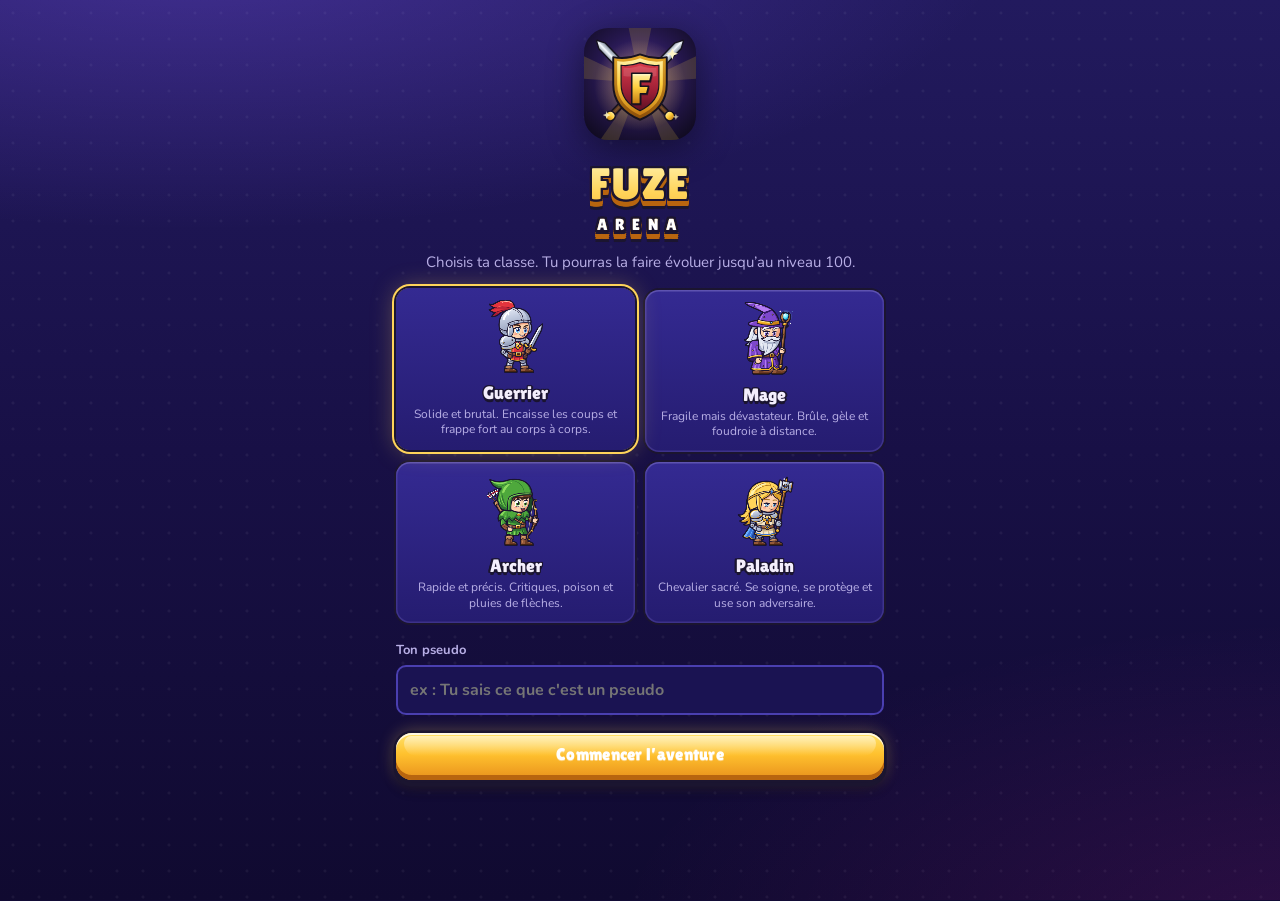
<file: index.html>
<!doctype html>
<html lang="fr">
<head>
  <meta charset="utf-8">
  <meta name="viewport" content="width=device-width, initial-scale=1, viewport-fit=cover, user-scalable=no">
  <meta name="theme-color" content="#15121f">
  <meta name="apple-mobile-web-app-capable" content="yes">
  <meta name="mobile-web-app-capable" content="yes">
  <meta name="apple-mobile-web-app-status-bar-style" content="black-translucent">
  <meta name="apple-mobile-web-app-title" content="Fuze">
  <title>Fuze Arena TEST</title>
  <link rel="manifest" href="manifest.webmanifest">
  <link rel="icon" href="icons/icon.svg?v=2" type="image/svg+xml">
  <link rel="icon" href="icons/icon-192.png?v=2" type="image/png" sizes="192x192">
  <link rel="apple-touch-icon" href="icons/apple-touch-icon.png?v=2">
  <link rel="preconnect" href="https://fonts.googleapis.com">
  <link rel="preconnect" href="https://fonts.gstatic.com" crossorigin>
  <link href="https://fonts.googleapis.com/css2?family=Lilita+One&family=Nunito:wght@400;700;800;900&display=swap" rel="stylesheet">
  <link rel="stylesheet" href="css/style.css?v=20261021235041">
</head>
<body>
  <div id="app"></div>
  <div id="modal-root"></div>
  <div id="toast-root"></div>
  <script type="module" src="js/main.js?v=20261021235041"></script>
</body>
</html>
</file>
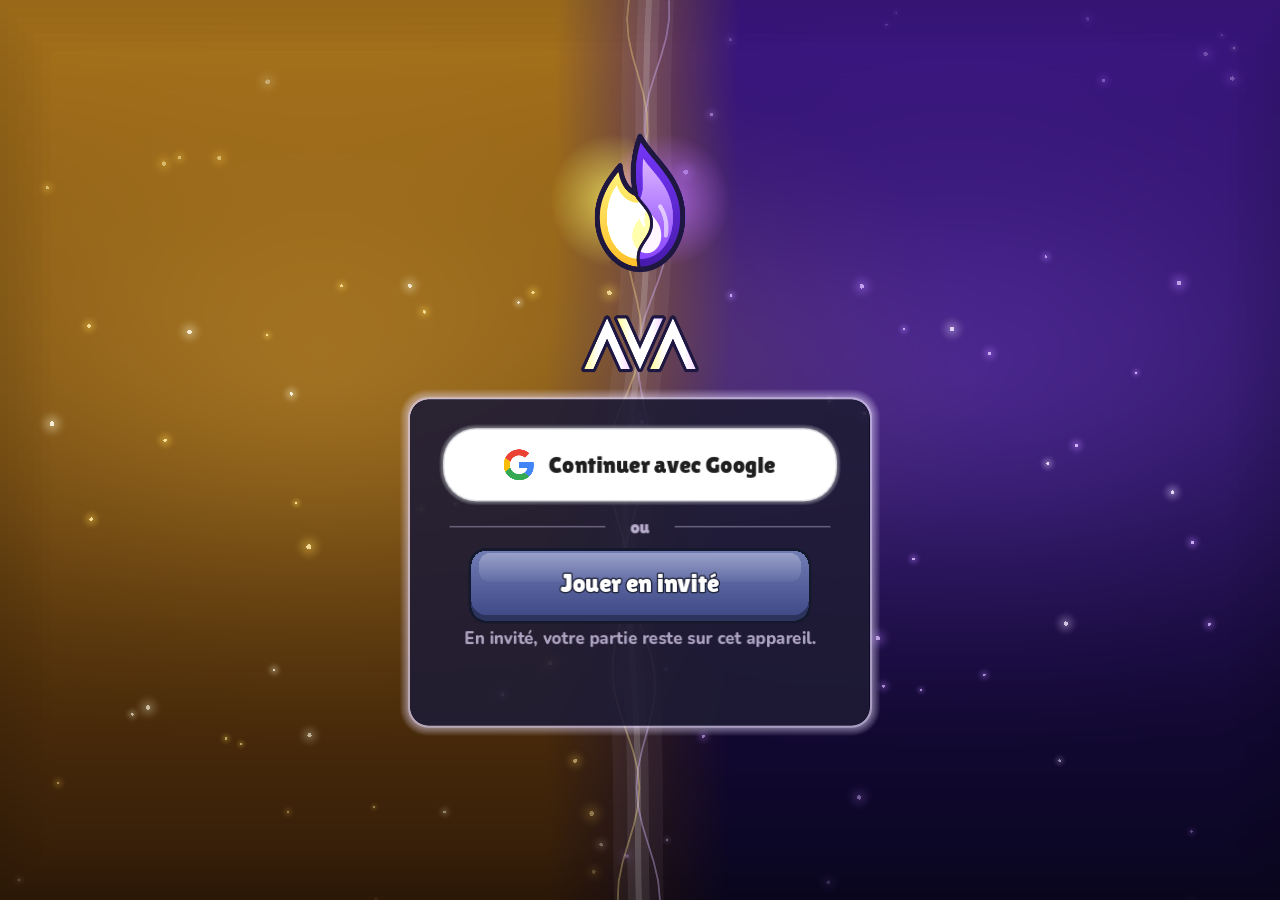
<file: ava/index.html>
<!DOCTYPE html>
<html lang="fr">
	<head>
		<meta charset="utf-8">
		<meta name="viewport" content="width=device-width, user-scalable=no, initial-scale=1.0">
		<title>AVA</title>
		<style>
html, body, #canvas {
	margin: 0;
	padding: 0;
	border: 0;
}

body {
	color: white;
	background-color: black;
	overflow: hidden;
	touch-action: none;
}

#canvas {
	display: block;
}

#canvas:focus {
	outline: none;
}


/* L'écran de chargement d'AVA (27/10/2026) : les deux énergies (or de la Lumière à gauche, violet de l'Ombre à droite,
   comme l'écran de connexion), des particules qui montent, la flamme de l'Éther qui vacille, et la barre de chargement. */
#status {
	background: #0A0620;
	display: flex;
	flex-direction: column;
	justify-content: center;
	align-items: center;
	visibility: hidden;
	overflow: hidden;
	font-family: 'Trebuchet MS', 'Segoe UI', Arial, sans-serif;
}
#ava-fond-lumiere, #ava-fond-ombre {
	position: absolute; top: 0; bottom: 0; left: 0; right: 0;
}
#ava-fond-ombre {
	background: radial-gradient(ellipse 60% 45% at 72% 42%, rgba(154, 92, 255, 0.32), transparent 70%),
		linear-gradient(#3A1680, #1E0C4E 50%, #0A0620);
}
#ava-fond-lumiere {
	background: radial-gradient(ellipse 60% 45% at 28% 42%, rgba(255, 201, 74, 0.30), transparent 70%),
		linear-gradient(#A8741C, #6E440E 50%, #301A08);
	-webkit-mask-image: linear-gradient(90deg, #000 0%, #000 45%, transparent 55%);
	mask-image: linear-gradient(90deg, #000 0%, #000 45%, transparent 55%);
}
#ava-frontiere {
	position: absolute; top: 0; bottom: 0; left: 50%; width: 70px; margin-left: -35px;
	background: linear-gradient(90deg, transparent, rgba(255, 245, 255, 0.07) 40%, rgba(255, 255, 255, 0.22) 50%, rgba(255, 245, 255, 0.07) 60%, transparent);
}
.ava-particule {
	position: absolute; bottom: -10px; border-radius: 50%;
	animation-name: ava-monte; animation-timing-function: linear; animation-iteration-count: infinite;
}
@keyframes ava-monte {
	0% { transform: translateY(0); opacity: 0; }
	15% { opacity: 1; }
	85% { opacity: 1; }
	100% { transform: translateY(-105vh); opacity: 0; }
}
/* Le logo à la place exacte de celui du jeu (écran de connexion, déjà connecté) : un cadre de 294 × 360 points du jeu,
   au milieu de l'écran ; la taille d'un point (--s) est calculée comme dans le jeu (720 × 1280, « expand »). La barre
   est là où seront les lettres A V A : quand le jeu démarre, la flamme ne bouge pas et la barre devient « AVA ». */
#ava-logo {
	position: absolute; left: 50%; top: 50%;
	width: calc(294px * var(--s, 0.54)); height: calc(360px * var(--s, 0.54));
	margin-left: calc(-147px * var(--s, 0.54)); margin-top: calc(-180px * var(--s, 0.54));
}
#ava-logo > svg {
	position: absolute; left: 0; top: 0; width: 100%; height: 100%; transform-origin: 50% 32%;
	animation: ava-vacille 2.4s ease-in-out infinite;
}
@keyframes ava-vacille {
	0%, 100% { transform: scale(1, 1); }
	50% { transform: scale(1.012, 0.99); }
}
.ava-etincelle {
	position: absolute; width: 5px; height: 5px; border-radius: 50%; top: 40%;
	animation: ava-etincelle 1.8s ease-out infinite;
}
@keyframes ava-etincelle {
	0% { transform: translate(0, 0) scale(1); opacity: 0; }
	20% { opacity: 1; }
	100% { transform: translate(var(--dx), -80px) scale(0.3); opacity: 0; }
}
#status-progress {
	position: absolute; left: 21%; width: 58%; top: 81%; height: 13px; margin-top: -6px; border-radius: 10px;
	background: rgba(10, 8, 32, 0.8); border: 1.5px solid rgba(233, 221, 255, 0.55);
	box-shadow: 0 0 16px rgba(180, 140, 255, 0.25); overflow: hidden; display: none;
}
#ava-plein {
	position: absolute; left: 0; top: 0; bottom: 0; width: 6%; border-radius: 10px;
	background: linear-gradient(90deg, #FFD24A, #FFF3C4 50%, #B57BFF);
	box-shadow: 0 0 12px rgba(255, 230, 180, 0.7); transition: width 0.25s ease-out;
}
#ava-plein::after {
	content: ''; position: absolute; top: 0; bottom: 0; width: 40px; left: -40px;
	background: linear-gradient(90deg, transparent, rgba(255, 255, 255, 0.7), transparent);
	animation: ava-reflet 1.4s linear infinite;
}
@keyframes ava-reflet { to { left: 110%; } }
#ava-texte {
	position: absolute; left: -40px; right: -40px; top: 100%; margin-top: 4px; text-align: center;
	color: #EADCFF; font-size: 14px; font-weight: bold; letter-spacing: 1px; text-shadow: 0 1px 3px rgba(0, 0, 0, 0.8);
}
#status-notice {
	display: none;
	background-color: #5b3943;
	border-radius: 0.5rem;
	border: 1px solid #9b3943;
	color: #e0e0e0;
	font-family: 'Noto Sans', 'Droid Sans', Arial, sans-serif;
	line-height: 1.3;
	margin: 0 2rem;
	overflow: hidden;
	padding: 1rem;
	text-align: center;
	z-index: 2;
}
		</style>
		<link id="-gd-engine-icon" rel="icon" type="image/png" href="index.icon.png" />
<link rel="apple-touch-icon" href="index.apple-touch-icon.png"/>
<script>(function(){var d=Object.getOwnPropertyDescriptor(window,"devicePixelRatio")||Object.getOwnPropertyDescriptor(Window.prototype,"devicePixelRatio");if(d&&d.get){Object.defineProperty(window,"devicePixelRatio",{configurable:true,get:function(){return Math.min(2,d.get.call(window)||1);}});}})();(function(){var f=window.fetch;window.fetch=function(u,o){var t=typeof u==="string"?u:(u&&u.url)||"";if(/\.(pck|wasm)(\?|$)/.test(t)){o=Object.assign({},o||{},{cache:"no-cache"});}return f.call(window,u,o);};})();(function(){var v="?v=ether2";document.querySelectorAll('link[rel="icon"],link[rel="apple-touch-icon"]').forEach(function(l){l.href=l.getAttribute("href")+v;});})();(function(){try{if(screen.orientation&&screen.orientation.lock){screen.orientation.lock("portrait").catch(function(){});}}catch(e){}var css="#ava-tourner{display:none;position:fixed;inset:0;z-index:99999;background:#0d0b24;color:#ece8ff;font:600 22px system-ui,-apple-system,sans-serif;flex-direction:column;align-items:center;justify-content:center;text-align:center;gap:22px}#ava-tourner i{display:block;width:46px;height:78px;border:5px solid #ffd34d;border-radius:10px;animation:ava-t 1.8s ease-in-out infinite}@keyframes ava-t{0%,20%{transform:rotate(-90deg)}60%,100%{transform:rotate(0)}}@media (orientation:landscape) and (max-height:600px){#ava-tourner{display:flex}}";var st=document.createElement("style");st.textContent=css;document.head.appendChild(st);document.addEventListener("DOMContentLoaded",function(){var d=document.createElement("div");d.id="ava-tourner";d.innerHTML="<i></i><div>Tournez votre téléphone<br>pour jouer à AVA</div>";document.body.appendChild(d);});})();</script>
	</head>
	<body>
		<canvas id="canvas">
			Your browser does not support the canvas tag.
		</canvas>

		<noscript>
			Your browser does not support JavaScript.
		</noscript>

		<div id="status">
			<div id="ava-fond-ombre"></div>
			<div id="ava-fond-lumiere"></div>
			<div id="ava-frontiere"></div>
			<div id="ava-particules"></div>
			<div id="ava-logo">
				<svg xmlns="http://www.w3.org/2000/svg" viewBox="0 0 98 120" preserveAspectRatio="xMidYMid meet"><defs><radialGradient id="lo"><stop offset="0" stop-color="#FFD34D" stop-opacity="0.75"/><stop offset="1" stop-color="#FFD34D" stop-opacity="0"/></radialGradient><radialGradient id="lv"><stop offset="0" stop-color="#A45CFF" stop-opacity="0.8"/><stop offset="1" stop-color="#A45CFF" stop-opacity="0"/></radialGradient><linearGradient id="lettres" x1="0" y1="0" x2="1" y2="0"><stop offset="0" stop-color="#FFE07A"/><stop offset="0.5" stop-color="#FFFFFF"/><stop offset="1" stop-color="#D9B8FF"/></linearGradient><clipPath id="lvg"><path d="M -5 -30 L -4.2 -9 L -1.5 -3.5 C -0.4 -0.6 4 1.6 3.8 6 C 3.6 10.2 -0.4 12 -0.6 16 C -0.7 18 -0.3 19.3 0 20 L 0 30 L -30 30 L -30 -30 Z"/></clipPath><clipPath id="lvd"><path d="M -5 -30 L -4.2 -9 L -1.5 -3.5 C -0.4 -0.6 4 1.6 3.8 6 C 3.6 10.2 -0.4 12 -0.6 16 C -0.7 18 -0.3 19.3 0 20 L 0 30 L 30 30 L 30 -30 Z"/></clipPath><linearGradient id="lvcb" x1="0" y1="0" x2="0" y2="1"><stop offset="0" stop-color="#FFFFFF"/><stop offset="1" stop-color="#FFF1C4"/></linearGradient><linearGradient id="lvbb" x1="0" y1="0" x2="0" y2="1"><stop offset="0" stop-color="#FFE07A"/><stop offset="1" stop-color="#F0A21E"/></linearGradient><linearGradient id="lvcv" x1="0" y1="0" x2="0" y2="1"><stop offset="0" stop-color="#C49BFF"/><stop offset="1" stop-color="#7A3BE6"/></linearGradient><linearGradient id="lvbv" x1="0" y1="0" x2="0" y2="1"><stop offset="0" stop-color="#6A30C8"/><stop offset="1" stop-color="#3E1688"/></linearGradient></defs><ellipse cx="36.4" cy="36" rx="30" ry="31.5" fill="url(#lo)"/><ellipse cx="61.6" cy="36" rx="30" ry="31.5" fill="url(#lv)"/><g transform="translate(49 38) scale(1.45)"><g transform="scale(1 1.06)"><g clip-path="url(#lvg)"><path d="M 0 -21 C 5 -13 14 -8 14 4 C 14 13 7.5 20 0 20 C -7.5 20 -14 13 -14 4 C -14 -3 -10 -8 -6.5 -12 C -6 -7 -4 -4.5 -1.5 -3.5 C -3 -10 -2 -16 0 -21 Z" fill="url(#lvbb)"/><path d="M 1.1 -14.2 C 4 -9.8 10.8 -5.6 10.8 4 C 10.8 11.8 6 16.8 0 16.8 C -6 16.8 -10.8 11.8 -10.8 4 C -10.8 -0.6 -9.2 -3.8 -7.6 -5.9 C -6.7 -3.2 -4.5 -0.9 -0.9 -0.5 C -0.1 -1.1 0.7 -3 0.9 -5 C 0.9 -8.5 0.6 -11.5 1.1 -14.2 Z" fill="url(#lvcb)"/><path d="M 2.2 1.06 C 3.9 3.78 6.96 5.48 6.96 9.56 C 6.96 12.62 4.75 15 2.2 15 C -0.35 15 -2.56 12.62 -2.56 9.56 C -2.56 7.18 -1.2 5.48 -0.01 4.12 C 0.16 5.82 0.84 6.67 1.69 7.01 C 1.18 4.8 1.52 2.76 2.2 1.06 Z" fill="#FFE58A"/></g><g clip-path="url(#lvd)"><path d="M 0 -21 C 5 -13 14 -8 14 4 C 14 13 7.5 20 0 20 C -7.5 20 -14 13 -14 4 C -14 -3 -10 -8 -6.5 -12 C -6 -7 -4 -4.5 -1.5 -3.5 C -3 -10 -2 -16 0 -21 Z" fill="url(#lvbv)"/><path d="M 1.1 -14.2 C 4 -9.8 10.8 -5.6 10.8 4 C 10.8 11.8 6 16.8 0 16.8 C -6 16.8 -10.8 11.8 -10.8 4 C -10.8 -0.6 -9.2 -3.8 -7.6 -5.9 C -6.7 -3.2 -4.5 -0.9 -0.9 -0.5 C -0.1 -1.1 0.7 -3 0.9 -5 C 0.9 -8.5 0.6 -11.5 1.1 -14.2 Z" fill="url(#lvcv)"/><path d="M 2.2 1.06 C 3.9 3.78 6.96 5.48 6.96 9.56 C 6.96 12.62 4.75 15 2.2 15 C -0.35 15 -2.56 12.62 -2.56 9.56 C -2.56 7.18 -1.2 5.48 -0.01 4.12 C 0.16 5.82 0.84 6.67 1.69 7.01 C 1.18 4.8 1.52 2.76 2.2 1.06 Z" fill="#E6D2FF"/><path d="M 8.4 9.5 C 9 6.5 8.4 3.2 6.6 0.6" fill="none" stroke="#FFFFFF" stroke-width="1.4" stroke-linecap="round" stroke-linejoin="round" opacity="0.45"/></g><path d="M -8.6 8.5 C -9.2 4.5 -8 0.8 -5.8 -1.6" fill="none" stroke="#FFFFFF" stroke-width="1.6" stroke-linecap="round" stroke-linejoin="round" opacity="0.9"/><path d="M -1.5 -3.5 C -0.4 -0.6 4 1.6 3.8 6 C 3.6 10.2 -0.4 12 -0.6 16 C -0.7 18 -0.3 19.3 0 20" fill="none" stroke="#1B1433" stroke-width="1.0613207547169812" stroke-linecap="round" stroke-linejoin="round"/><path d="M 0 -21 C 5 -13 14 -8 14 4 C 14 13 7.5 20 0 20 C -7.5 20 -14 13 -14 4 C -14 -3 -10 -8 -6.5 -12 C -6 -7 -4 -4.5 -1.5 -3.5 C -3 -10 -2 -16 0 -21 Z" fill="none" stroke="#1B1433" stroke-width="1.6981132075471699" stroke-linejoin="round"/></g></g></svg>
				<div id="status-progress"><div id="ava-plein"></div></div>
				<div id="ava-texte">Chargement…</div>
			</div>
			<div id="status-notice"></div>
		</div>

		<script>
(function () {
	const zone = document.getElementById('ava-particules');
	for (let k = 0; k < 46; k++) {
		const p = document.createElement('span');
		const lumiere = k % 2 === 0;
		const taille = 2 + Math.random() * 4;
		p.className = 'ava-particule';
		p.style.left = (lumiere ? Math.random() * 48 : 52 + Math.random() * 48) + '%';
		p.style.width = p.style.height = taille + 'px';
		const clair = Math.random() < 0.35;
		const c = lumiere ? (clair ? '#FFF6D0' : '#FFD34D') : (clair ? '#E6D2FF' : '#B57BFF');
		p.style.background = c;
		p.style.boxShadow = '0 0 ' + (taille * 3) + 'px ' + c;
		p.style.animationDuration = (7 + Math.random() * 9) + 's';
		p.style.animationDelay = (-Math.random() * 14) + 's';
		zone.appendChild(p);
	}
	const logo = document.getElementById('ava-logo');
	const taille = () => document.documentElement.style.setProperty('--s', Math.min(window.innerWidth / 720, window.innerHeight / 1280));
	taille();
	window.addEventListener('resize', taille);
	const flamme = logo;
	for (let k = 0; k < 10; k++) {
		const e = document.createElement('span');
		const c = k % 2 === 0 ? '#FFE58A' : '#D9B8FF';
		e.className = 'ava-etincelle';
		e.style.left = (38 + Math.random() * 24) + '%';
		e.style.background = c;
		e.style.boxShadow = '0 0 8px ' + c;
		e.style.setProperty('--dx', (Math.random() * 50 - 25) + 'px');
		e.style.animationDelay = (Math.random() * 1.8) + 's';
		e.style.animationDuration = (1.4 + Math.random() * 1.2) + 's';
		flamme.appendChild(e);
	}
}());
		</script>
		<script src="index.js"></script>
		<script>
const GODOT_CONFIG = {"args":[],"canvasResizePolicy":2,"emscriptenPoolSize":8,"ensureCrossOriginIsolationHeaders":true,"executable":"index","experimentalVK":true,"fileSizes":{"index.pck":37045032,"index.wasm":39513091},"focusCanvas":true,"gdextensionLibs":[],"godotPoolSize":4};
const GODOT_THREADS_ENABLED = false;
const engine = new Engine(GODOT_CONFIG);

(function () {
	const statusOverlay = document.getElementById('status');
	const statusProgress = document.getElementById('status-progress');
	const statusNotice = document.getElementById('status-notice');

	let initializing = true;
	let statusMode = '';

	function setStatusMode(mode) {
		if (statusMode === mode || !initializing) {
			return;
		}
		if (mode === 'hidden') {
			statusOverlay.remove();
			initializing = false;
			return;
		}
		statusOverlay.style.visibility = 'visible';
		statusProgress.style.display = mode === 'progress' ? 'block' : 'none';
		statusNotice.style.display = mode === 'notice' ? 'block' : 'none';
		statusMode = mode;
	}

	function setStatusNotice(text) {
		while (statusNotice.lastChild) {
			statusNotice.removeChild(statusNotice.lastChild);
		}
		const lines = text.split('\n');
		lines.forEach((line) => {
			statusNotice.appendChild(document.createTextNode(line));
			statusNotice.appendChild(document.createElement('br'));
		});
	}

	function displayFailureNotice(err) {
		console.error(err);
		if (err instanceof Error) {
			setStatusNotice(err.message);
		} else if (typeof err === 'string') {
			setStatusNotice(err);
		} else {
			setStatusNotice('An unknown error occurred.');
		}
		setStatusMode('notice');
		initializing = false;
	}

	const missing = Engine.getMissingFeatures({
		threads: GODOT_THREADS_ENABLED,
	});

	if (missing.length !== 0) {
		if (GODOT_CONFIG['serviceWorker'] && GODOT_CONFIG['ensureCrossOriginIsolationHeaders'] && 'serviceWorker' in navigator) {
			let serviceWorkerRegistrationPromise;
			try {
				serviceWorkerRegistrationPromise = navigator.serviceWorker.getRegistration();
			} catch (err) {
				serviceWorkerRegistrationPromise = Promise.reject(new Error('Service worker registration failed.'));
			}
			// There's a chance that installing the service worker would fix the issue
			Promise.race([
				serviceWorkerRegistrationPromise.then((registration) => {
					if (registration != null) {
						return Promise.reject(new Error('Service worker already exists.'));
					}
					return registration;
				}).then(() => engine.installServiceWorker()),
				// For some reason, `getRegistration()` can stall
				new Promise((resolve) => {
					setTimeout(() => resolve(), 2000);
				}),
			]).then(() => {
				// Reload if there was no error.
				window.location.reload();
			}).catch((err) => {
				console.error('Error while registering service worker:', err);
			});
		} else {
			// Display the message as usual
			const missingMsg = 'Error\nThe following features required to run Godot projects on the Web are missing:\n';
			displayFailureNotice(missingMsg + missing.join('\n'));
		}
	} else {
		setStatusMode('progress');
		engine.startGame({
			'onProgress': function (current, total) {
				// (un dernier avancement peut arriver après la disparition de l'écran de chargement)
				const plein = document.getElementById('ava-plein');
				const texte = document.getElementById('ava-texte');
				if (current > 0 && total > 0 && plein && texte) {
					const part = Math.min(100, Math.round(100 * current / total));
					plein.style.width = Math.max(6, part) + '%';
					texte.textContent = 'Chargement… ' + part + ' %';
				}
			},
		}).then(() => {
			setStatusMode('hidden');
		}, displayFailureNotice);
	}
}());
		</script>
	</body>
</html>
</file>
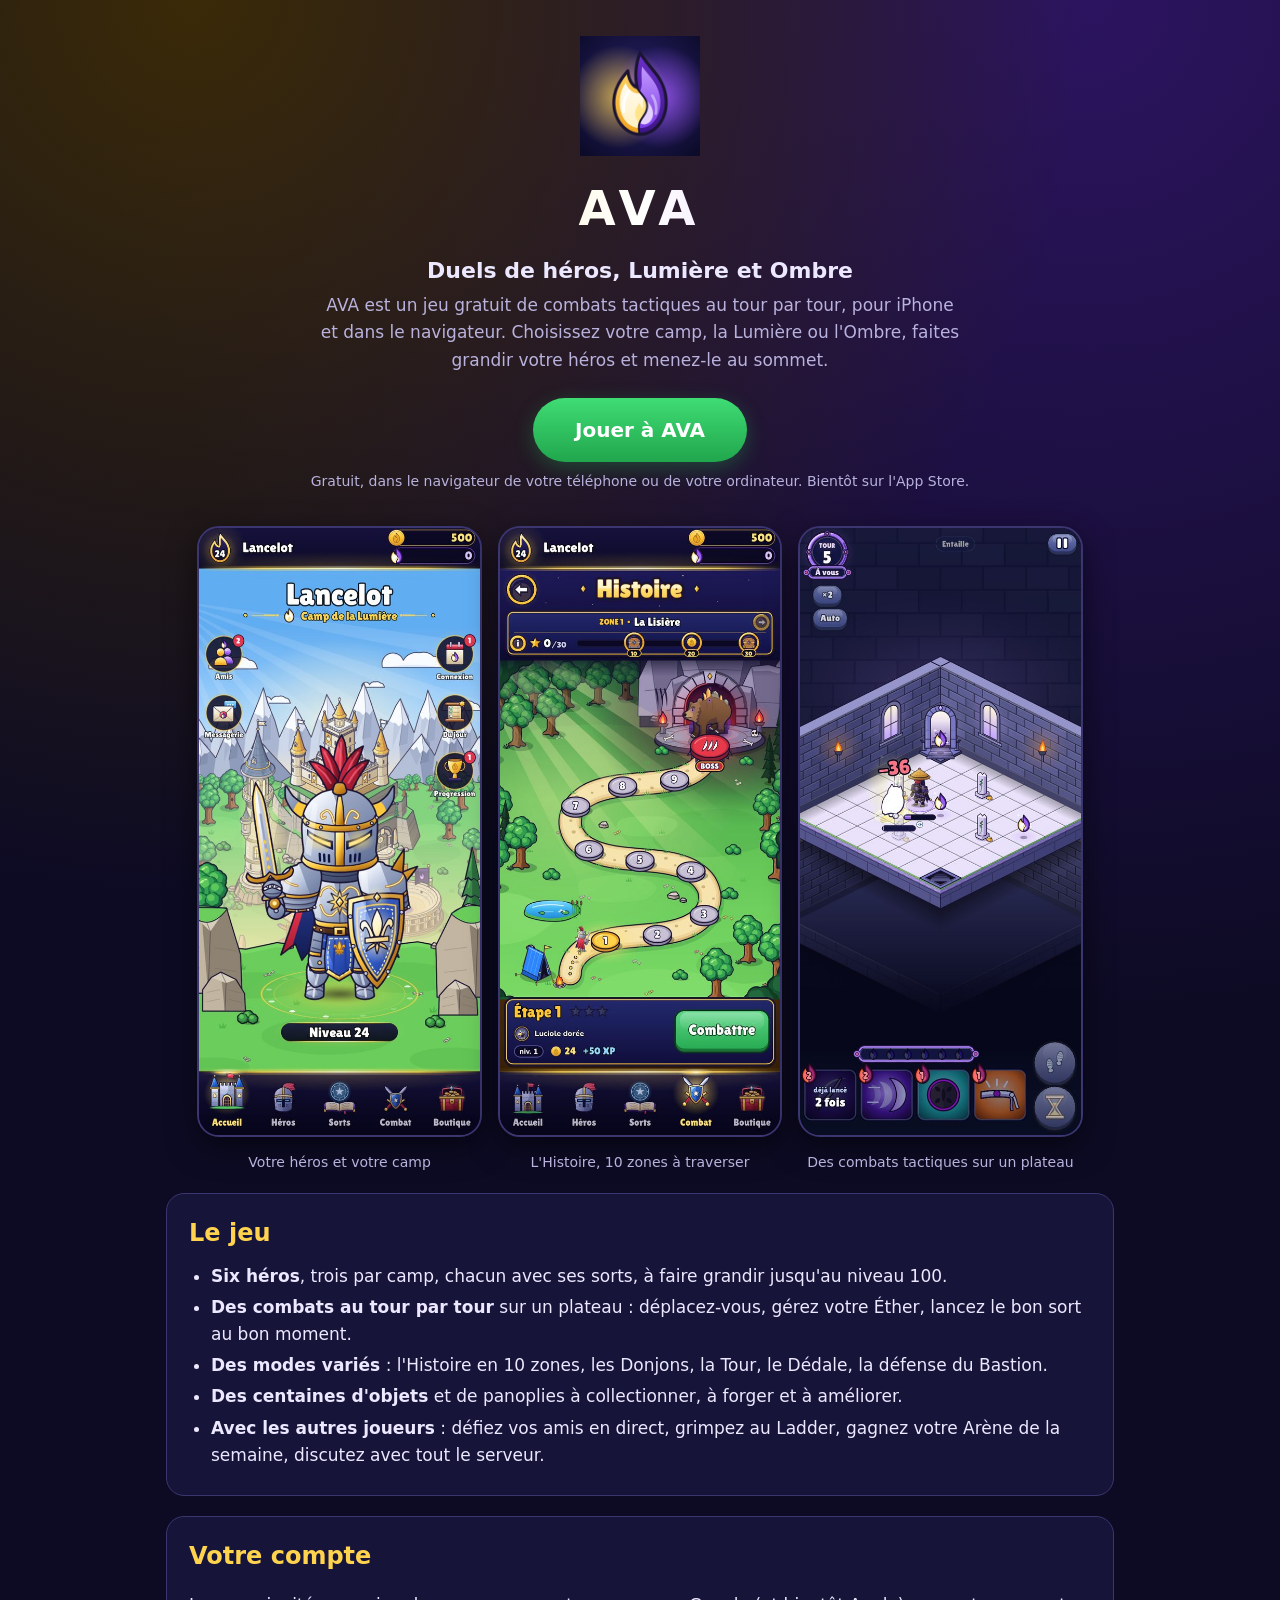
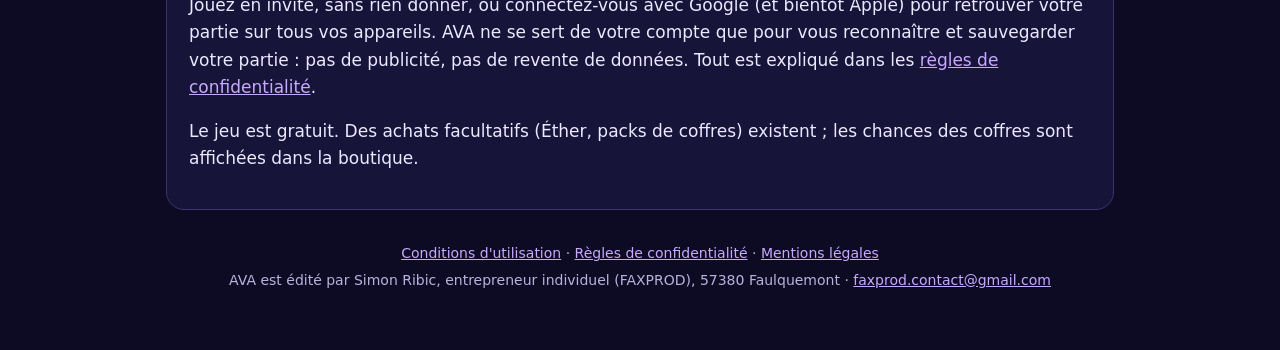
<file: ava-accueil.html>
<!doctype html>
<html lang="fr"><head><meta charset="utf-8"><meta name="viewport" content="width=device-width,initial-scale=1">
<title>AVA · Duels de héros, Lumière et Ombre</title>
<meta name="description" content="AVA est un jeu gratuit de combats tactiques au tour par tour pour iPhone et navigateur : choisissez votre camp, la Lumière ou l'Ombre, et menez votre héros au sommet.">
<link rel="icon" href="ava-logo.png">
<style>
:root{--fond:#0d0b24;--carte:#17143a;--texte:#ece8ff;--doux:#b8b2dd;--or:#ffd34d;--violet:#a45cff}
*{box-sizing:border-box}
body{margin:0;background:radial-gradient(circle at 15% 0,#3a2a08 0,transparent 40%),radial-gradient(circle at 85% 0,#2c1460 0,transparent 45%),var(--fond);color:var(--texte);font:17px/1.6 system-ui,-apple-system,"Segoe UI",Roboto,sans-serif}
main{max-width:980px;margin:0 auto;padding:36px 16px 56px}
header{text-align:center}
header img{width:120px;height:120px}
h1{font-size:48px;letter-spacing:6px;margin:6px 0 0;background:linear-gradient(90deg,#ffe07a,#fff,#c49bff);-webkit-background-clip:text;background-clip:text;color:transparent}
.accroche{font-size:22px;color:var(--texte);margin:6px 0 4px;font-weight:600}
.sous{color:var(--doux);max-width:640px;margin:0 auto}
.jouer{display:inline-block;margin:24px 0 8px;padding:16px 42px;border-radius:40px;background:linear-gradient(#3fdc74,#21a64d);color:#fff;font-weight:800;font-size:20px;text-decoration:none;box-shadow:0 6px 20px #21a64d55}
.note{color:var(--doux);font-size:14px}
.captures{display:flex;gap:16px;justify-content:center;margin:34px 0 10px;flex-wrap:wrap}
.captures figure{margin:0;width:min(290px,30%);min-width:200px}
.captures img{width:100%;border-radius:22px;border:2px solid #3b3570;box-shadow:0 10px 30px #0008}
.captures figcaption{text-align:center;color:var(--doux);font-size:14px;margin-top:6px}
h2{color:var(--or);font-size:24px;margin:0 0 10px}
section{background:var(--carte);border:1px solid #3b3570;border-radius:18px;padding:20px 22px;margin:20px 0}
ul{padding-left:22px;margin:6px 0}
li{margin:4px 0}
a{color:#c9a8ff}
footer{text-align:center;color:var(--doux);font-size:14px;margin-top:30px;line-height:1.9}
</style></head>
<body><main>
<header>
<img src="ava-logo.png" alt="Logo d'AVA : la flamme de l'Éther">
<h1>AVA</h1>
<p class="accroche">Duels de héros, Lumière et Ombre</p>
<p class="sous">AVA est un jeu gratuit de combats tactiques au tour par tour, pour iPhone et dans le navigateur. Choisissez votre camp, la Lumière ou l'Ombre, faites grandir votre héros et menez-le au sommet.</p>
<a class="jouer" href="ava/">Jouer à AVA</a>
<div class="note">Gratuit, dans le navigateur de votre téléphone ou de votre ordinateur. Bientôt sur l'App Store.</div>
</header>

<div class="captures">
<figure><img src="ava-images/accueil.jpg" alt="L'accueil d'AVA : un héros chevalier du camp de la Lumière"><figcaption>Votre héros et votre camp</figcaption></figure>
<figure><img src="ava-images/histoire.jpg" alt="La carte de l'Histoire, zone 1, La Lisière"><figcaption>L'Histoire, 10 zones à traverser</figcaption></figure>
<figure><img src="ava-images/combat.jpg" alt="Un combat au tour par tour dans la Tour"><figcaption>Des combats tactiques sur un plateau</figcaption></figure>
</div>

<section><h2>Le jeu</h2>
<ul>
<li><b>Six héros</b>, trois par camp, chacun avec ses sorts, à faire grandir jusqu'au niveau 100.</li>
<li><b>Des combats au tour par tour</b> sur un plateau : déplacez-vous, gérez votre Éther, lancez le bon sort au bon moment.</li>
<li><b>Des modes variés</b> : l'Histoire en 10 zones, les Donjons, la Tour, le Dédale, la défense du Bastion.</li>
<li><b>Des centaines d'objets</b> et de panoplies à collectionner, à forger et à améliorer.</li>
<li><b>Avec les autres joueurs</b> : défiez vos amis en direct, grimpez au Ladder, gagnez votre Arène de la semaine, discutez avec tout le serveur.</li>
</ul></section>

<section><h2>Votre compte</h2>
<p>Jouez en invité, sans rien donner, ou connectez-vous avec Google (et bientôt Apple) pour retrouver votre partie sur tous vos appareils. AVA ne se sert de votre compte que pour vous reconnaître et sauvegarder votre partie : pas de publicité, pas de revente de données. Tout est expliqué dans les <a href="ava-confidentialite.html">règles de confidentialité</a>.</p>
<p>Le jeu est gratuit. Des achats facultatifs (Éther, packs de coffres) existent ; les chances des coffres sont affichées dans la boutique.</p></section>

<footer>
<a href="ava-conditions.html">Conditions d'utilisation</a> · <a href="ava-confidentialite.html">Règles de confidentialité</a> · <a href="ava-mentions.html">Mentions légales</a><br>
AVA est édité par Simon Ribic, entrepreneur individuel (FAXPROD), 57380 Faulquemont · <a href="mailto:faxprod.contact@gmail.com">faxprod.contact@gmail.com</a>
</footer>
</main></body></html>
</file>
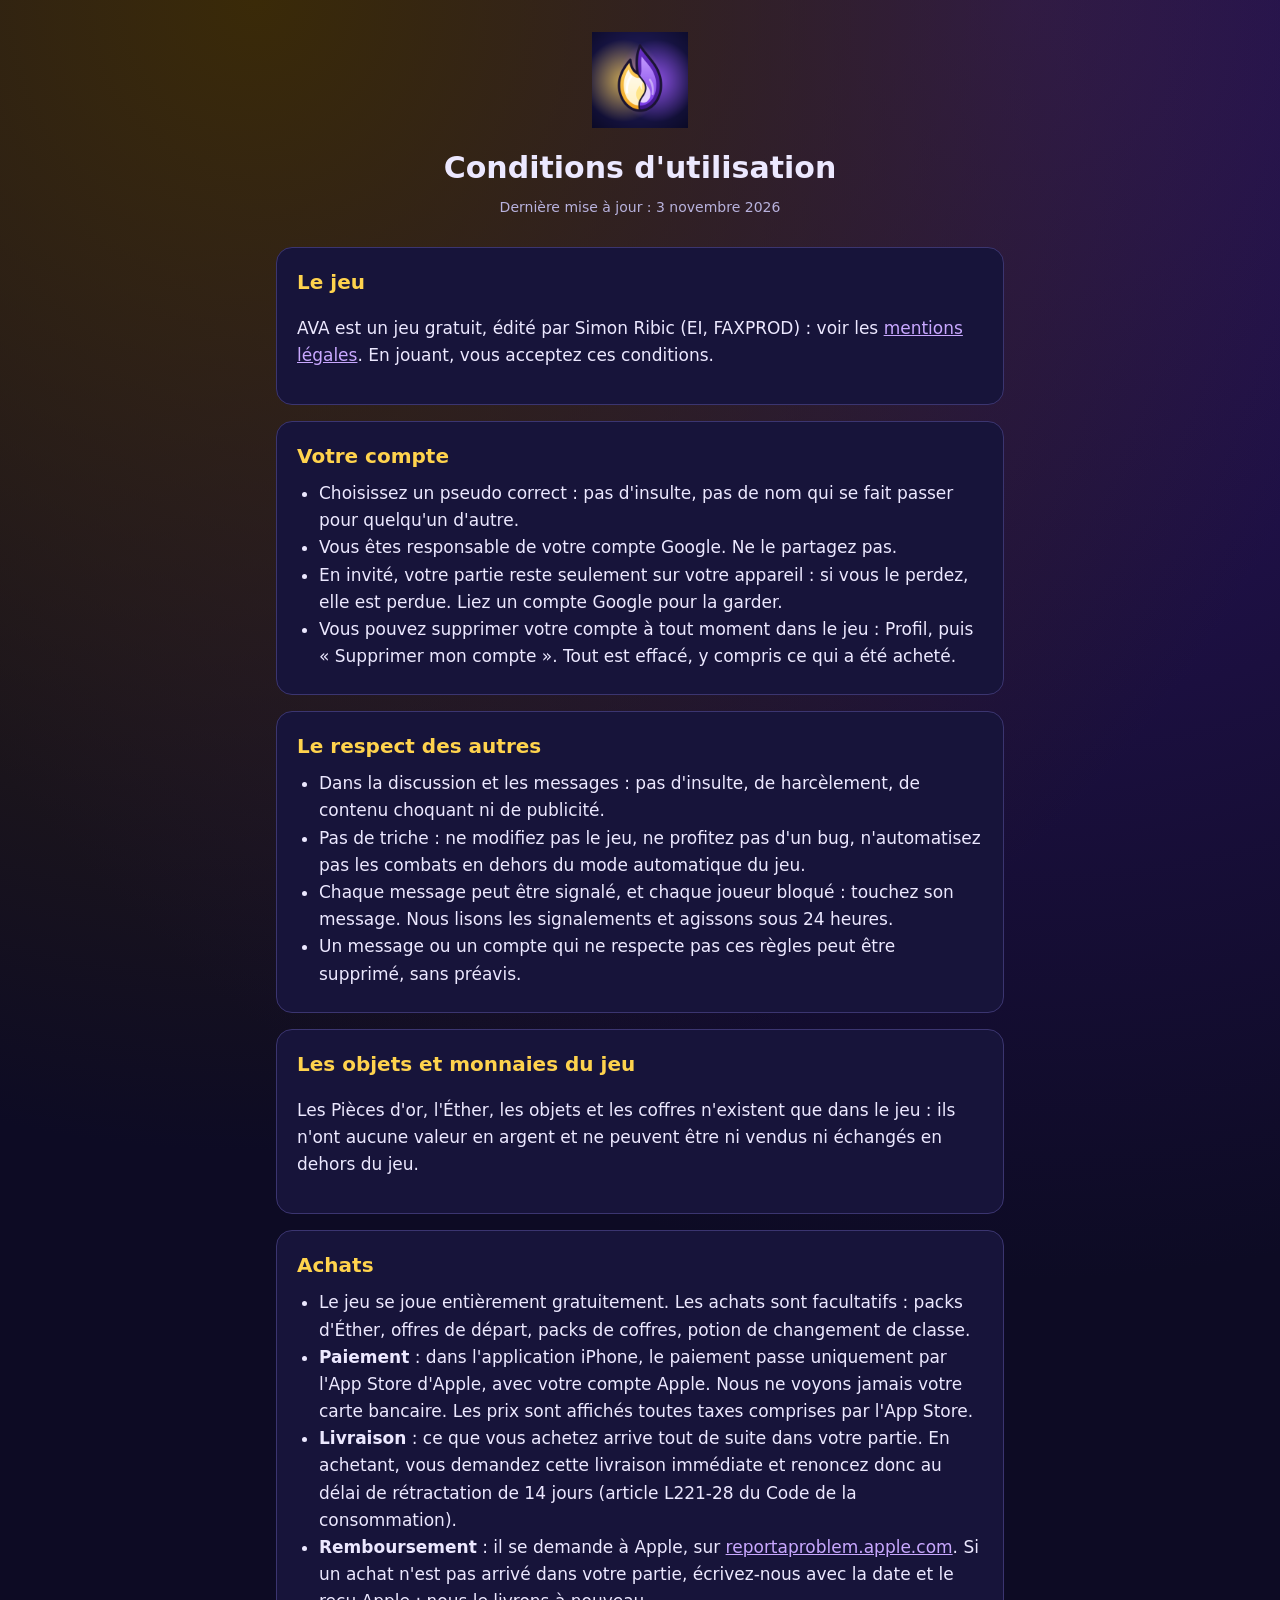
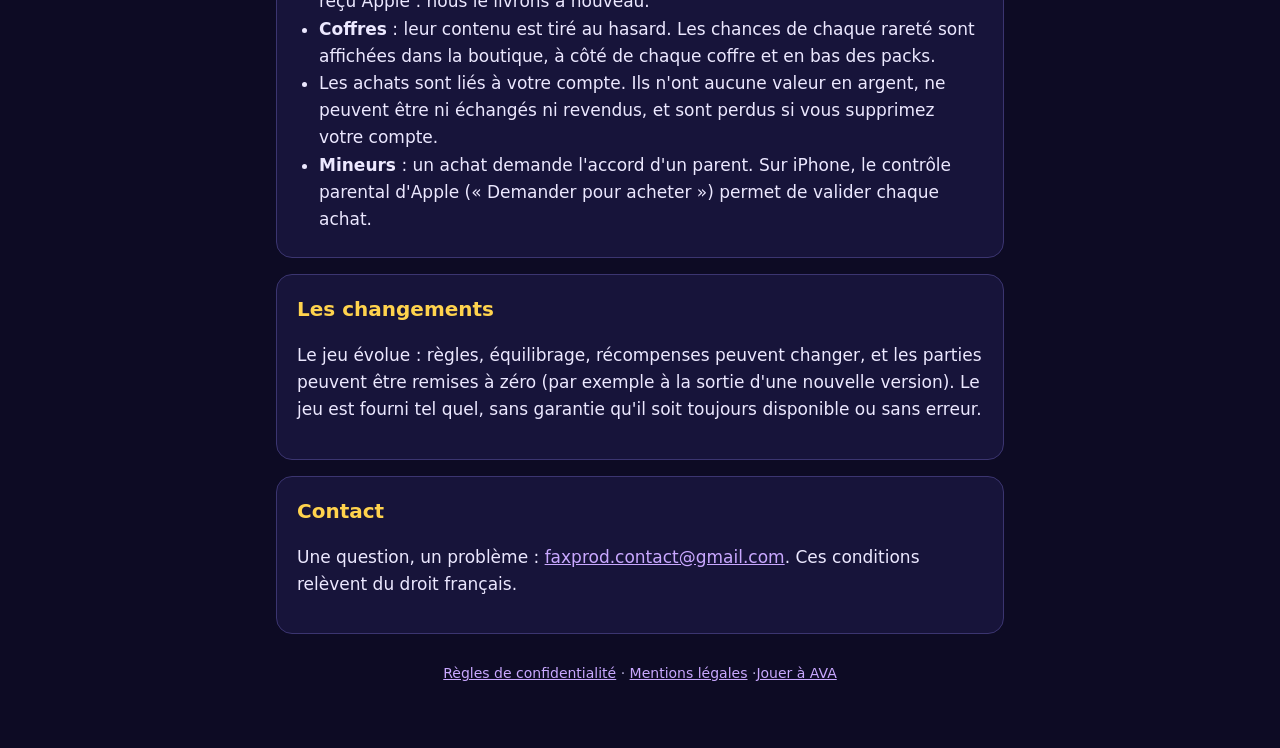
<file: ava-conditions.html>
<!doctype html>
<html lang="fr"><head><meta charset="utf-8"><meta name="viewport" content="width=device-width,initial-scale=1">
<title>AVA · Conditions d'utilisation</title><link rel="stylesheet" href="ava-legal.css"></head>
<body><main>
<header><img src="ava-logo.png" alt="AVA"><h1>Conditions d'utilisation</h1><div class="date">Dernière mise à jour : 3 novembre 2026</div></header>

<section><h2>Le jeu</h2>
<p>AVA est un jeu gratuit, édité par Simon Ribic (EI, FAXPROD) : voir les <a href="ava-mentions.html">mentions légales</a>. En jouant, vous acceptez ces conditions.</p></section>

<section><h2>Votre compte</h2>
<ul>
<li>Choisissez un pseudo correct : pas d'insulte, pas de nom qui se fait passer pour quelqu'un d'autre.</li>
<li>Vous êtes responsable de votre compte Google. Ne le partagez pas.</li>
<li>En invité, votre partie reste seulement sur votre appareil : si vous le perdez, elle est perdue. Liez un compte Google pour la garder.</li>
<li>Vous pouvez supprimer votre compte à tout moment dans le jeu : Profil, puis « Supprimer mon compte ». Tout est effacé, y compris ce qui a été acheté.</li>
</ul></section>

<section><h2>Le respect des autres</h2>
<ul>
<li>Dans la discussion et les messages : pas d'insulte, de harcèlement, de contenu choquant ni de publicité.</li>
<li>Pas de triche : ne modifiez pas le jeu, ne profitez pas d'un bug, n'automatisez pas les combats en dehors du mode automatique du jeu.</li>
<li>Chaque message peut être signalé, et chaque joueur bloqué : touchez son message. Nous lisons les signalements et agissons sous 24 heures.</li>
<li>Un message ou un compte qui ne respecte pas ces règles peut être supprimé, sans préavis.</li>
</ul></section>

<section><h2>Les objets et monnaies du jeu</h2>
<p>Les Pièces d'or, l'Éther, les objets et les coffres n'existent que dans le jeu : ils n'ont aucune valeur en argent et ne peuvent être ni vendus ni échangés en dehors du jeu.</p></section>

<section><h2>Achats</h2>
<ul>
<li>Le jeu se joue entièrement gratuitement. Les achats sont facultatifs : packs d'Éther, offres de départ, packs de coffres, potion de changement de classe.</li>
<li><b>Paiement</b> : dans l'application iPhone, le paiement passe uniquement par l'App Store d'Apple, avec votre compte Apple. Nous ne voyons jamais votre carte bancaire. Les prix sont affichés toutes taxes comprises par l'App Store.</li>
<li><b>Livraison</b> : ce que vous achetez arrive tout de suite dans votre partie. En achetant, vous demandez cette livraison immédiate et renoncez donc au délai de rétractation de 14 jours (article L221-28 du Code de la consommation).</li>
<li><b>Remboursement</b> : il se demande à Apple, sur <a href="https://reportaproblem.apple.com">reportaproblem.apple.com</a>. Si un achat n'est pas arrivé dans votre partie, écrivez-nous avec la date et le reçu Apple : nous le livrons à nouveau.</li>
<li><b>Coffres</b> : leur contenu est tiré au hasard. Les chances de chaque rareté sont affichées dans la boutique, à côté de chaque coffre et en bas des packs.</li>
<li>Les achats sont liés à votre compte. Ils n'ont aucune valeur en argent, ne peuvent être ni échangés ni revendus, et sont perdus si vous supprimez votre compte.</li>
<li><b>Mineurs</b> : un achat demande l'accord d'un parent. Sur iPhone, le contrôle parental d'Apple (« Demander pour acheter ») permet de valider chaque achat.</li>
</ul></section>

<section><h2>Les changements</h2>
<p>Le jeu évolue : règles, équilibrage, récompenses peuvent changer, et les parties peuvent être remises à zéro (par exemple à la sortie d'une nouvelle version). Le jeu est fourni tel quel, sans garantie qu'il soit toujours disponible ou sans erreur.</p></section>

<section><h2>Contact</h2>
<p>Une question, un problème : <a href="mailto:faxprod.contact@gmail.com">faxprod.contact@gmail.com</a>. Ces conditions relèvent du droit français.</p></section>

<footer><a href="ava-confidentialite.html">Règles de confidentialité</a> · <a href="ava-mentions.html">Mentions légales</a> ·<a href="ava/">Jouer à AVA</a></footer>
</main></body></html>
</file>
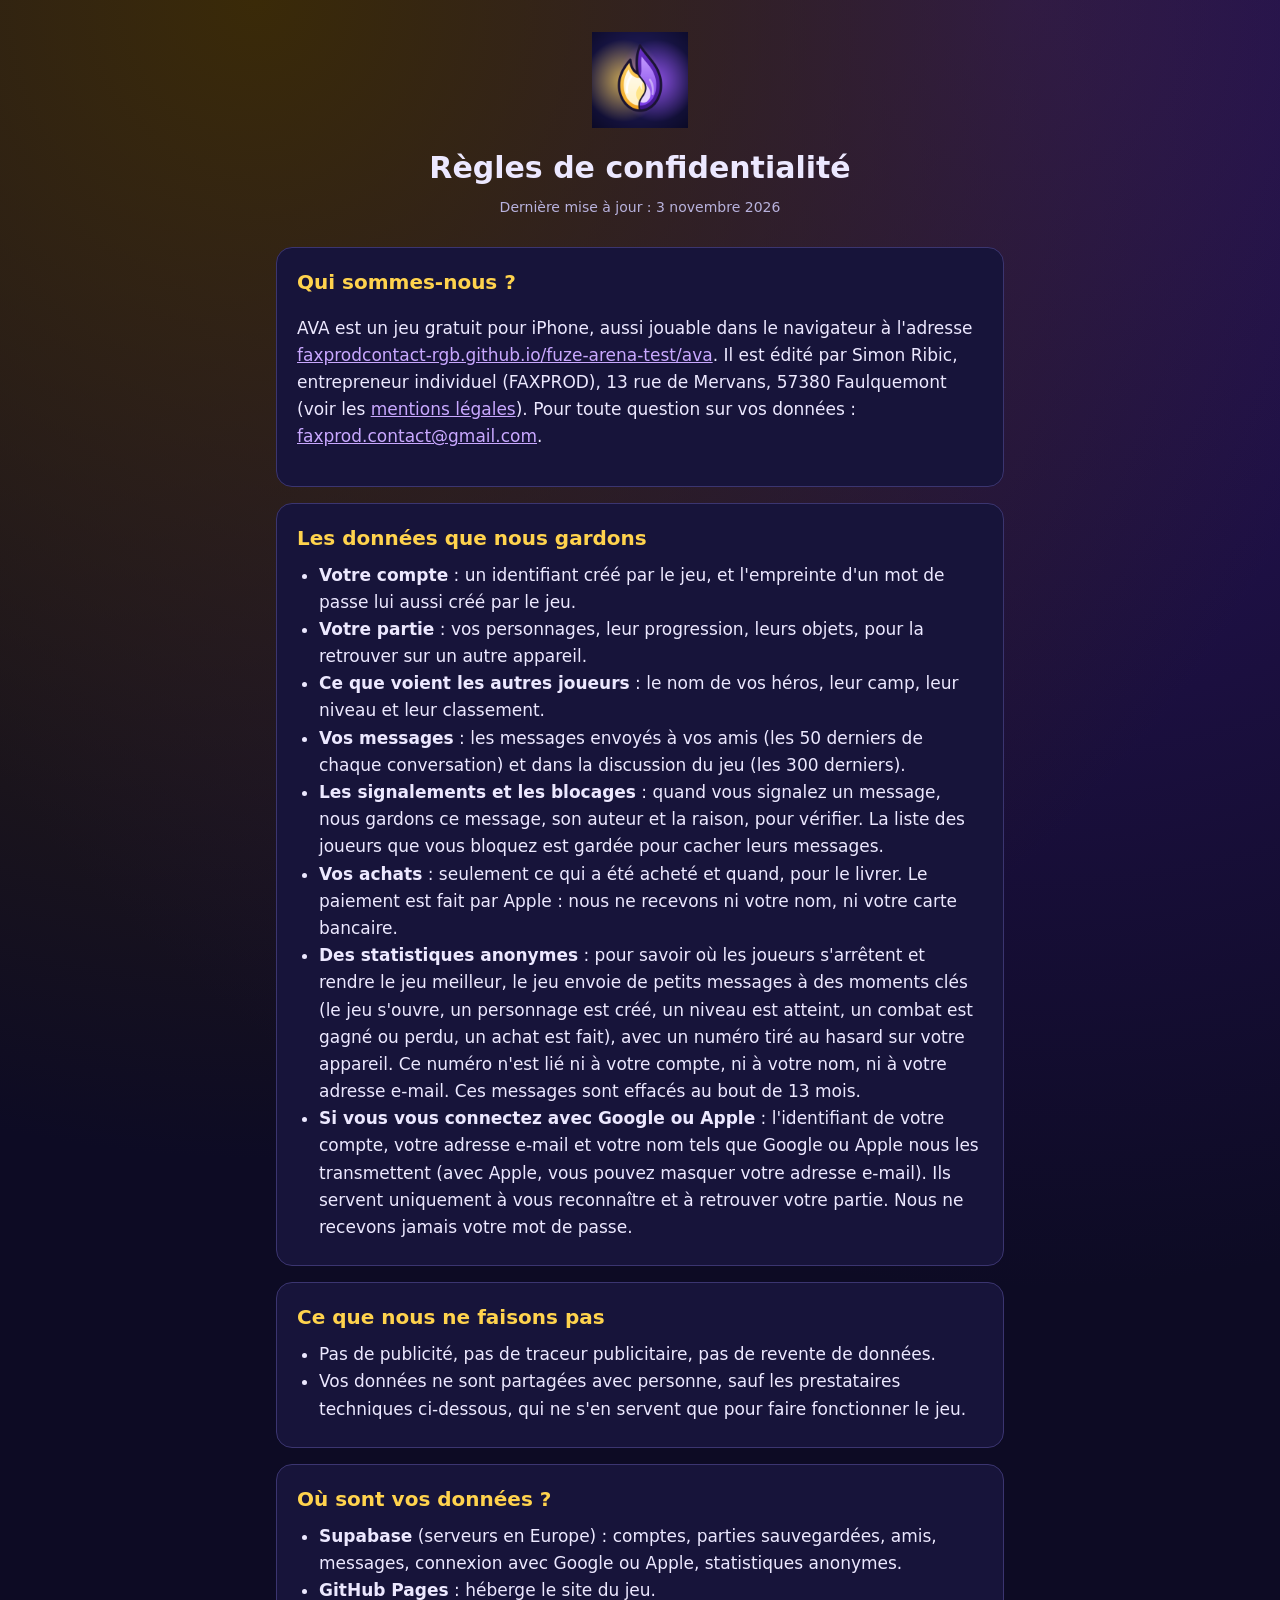
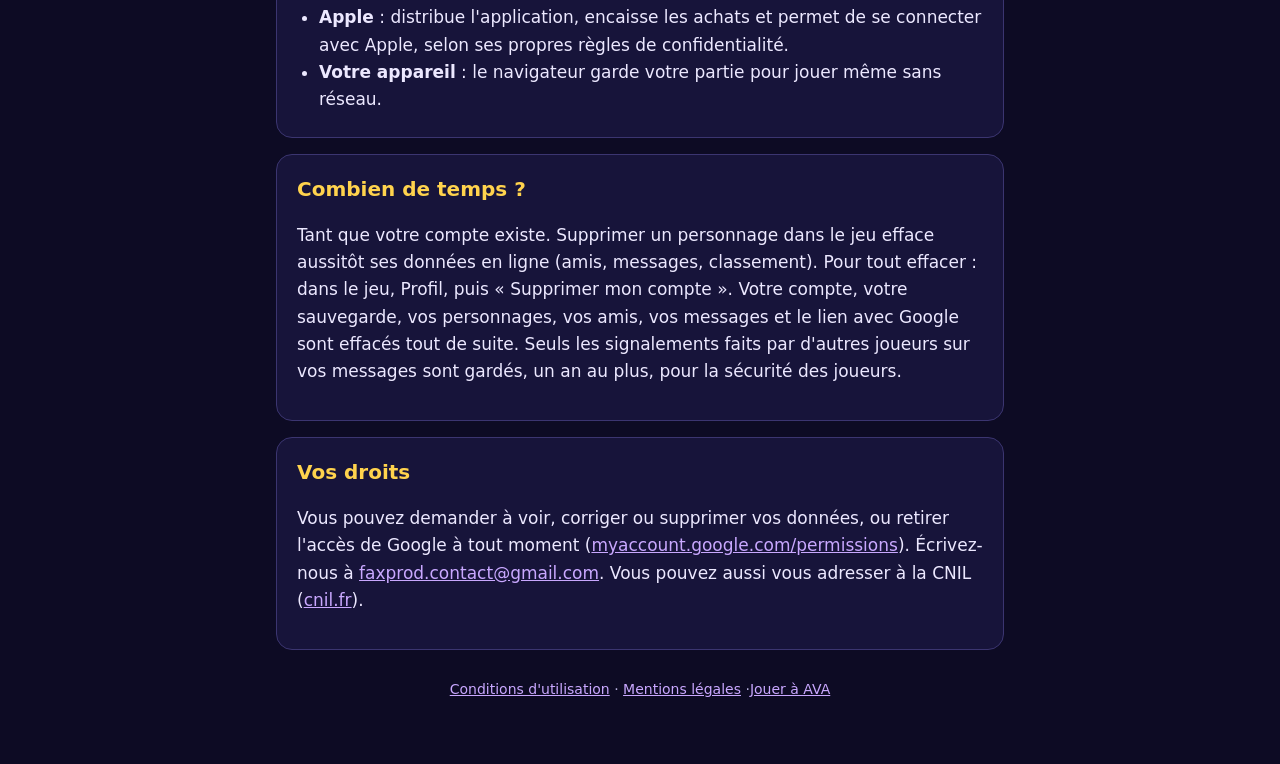
<file: ava-confidentialite.html>
<!doctype html>
<html lang="fr"><head><meta charset="utf-8"><meta name="viewport" content="width=device-width,initial-scale=1">
<title>AVA · Règles de confidentialité</title><link rel="stylesheet" href="ava-legal.css"></head>
<body><main>
<header><img src="ava-logo.png" alt="AVA"><h1>Règles de confidentialité</h1><div class="date">Dernière mise à jour : 3 novembre 2026</div></header>

<section><h2>Qui sommes-nous ?</h2>
<p>AVA est un jeu gratuit pour iPhone, aussi jouable dans le navigateur à l'adresse
<a href="https://faxprodcontact-rgb.github.io/fuze-arena-test/ava/">faxprodcontact-rgb.github.io/fuze-arena-test/ava</a>.
Il est édité par Simon Ribic, entrepreneur individuel (FAXPROD), 13 rue de Mervans, 57380 Faulquemont (voir les <a href="ava-mentions.html">mentions légales</a>).
Pour toute question sur vos données : <a href="mailto:faxprod.contact@gmail.com">faxprod.contact@gmail.com</a>.</p></section>

<section><h2>Les données que nous gardons</h2>
<ul>
<li><b>Votre compte</b> : un identifiant créé par le jeu, et l'empreinte d'un mot de passe lui aussi créé par le jeu.</li>
<li><b>Votre partie</b> : vos personnages, leur progression, leurs objets, pour la retrouver sur un autre appareil.</li>
<li><b>Ce que voient les autres joueurs</b> : le nom de vos héros, leur camp, leur niveau et leur classement.</li>
<li><b>Vos messages</b> : les messages envoyés à vos amis (les 50 derniers de chaque conversation) et dans la discussion du jeu (les 300 derniers).</li>
<li><b>Les signalements et les blocages</b> : quand vous signalez un message, nous gardons ce message, son auteur et la raison, pour vérifier. La liste des joueurs que vous bloquez est gardée pour cacher leurs messages.</li>
<li><b>Vos achats</b> : seulement ce qui a été acheté et quand, pour le livrer. Le paiement est fait par Apple : nous ne recevons ni votre nom, ni votre carte bancaire.</li>
<li><b>Des statistiques anonymes</b> : pour savoir où les joueurs s'arrêtent et rendre le jeu meilleur, le jeu envoie de petits messages à des moments clés (le jeu s'ouvre, un personnage est créé, un niveau est atteint, un combat est gagné ou perdu, un achat est fait), avec un numéro tiré au hasard sur votre appareil. Ce numéro n'est lié ni à votre compte, ni à votre nom, ni à votre adresse e-mail. Ces messages sont effacés au bout de 13 mois.</li>
<li><b>Si vous vous connectez avec Google ou Apple</b> : l'identifiant de votre compte, votre adresse e-mail et votre nom tels que Google ou Apple nous les transmettent (avec Apple, vous pouvez masquer votre adresse e-mail). Ils servent uniquement à vous reconnaître et à retrouver votre partie. Nous ne recevons jamais votre mot de passe.</li>
</ul></section>

<section><h2>Ce que nous ne faisons pas</h2>
<ul>
<li>Pas de publicité, pas de traceur publicitaire, pas de revente de données.</li>
<li>Vos données ne sont partagées avec personne, sauf les prestataires techniques ci-dessous, qui ne s'en servent que pour faire fonctionner le jeu.</li>
</ul></section>

<section><h2>Où sont vos données ?</h2>
<ul>
<li><b>Supabase</b> (serveurs en Europe) : comptes, parties sauvegardées, amis, messages, connexion avec Google ou Apple, statistiques anonymes.</li>
<li><b>GitHub Pages</b> : héberge le site du jeu.</li>
<li><b>Apple</b> : distribue l'application, encaisse les achats et permet de se connecter avec Apple, selon ses propres règles de confidentialité.</li>
<li><b>Votre appareil</b> : le navigateur garde votre partie pour jouer même sans réseau.</li>
</ul></section>

<section><h2>Combien de temps ?</h2>
<p>Tant que votre compte existe. Supprimer un personnage dans le jeu efface aussitôt ses données en ligne (amis, messages, classement). Pour tout effacer : dans le jeu, Profil, puis « Supprimer mon compte ». Votre compte, votre sauvegarde, vos personnages, vos amis, vos messages et le lien avec Google sont effacés tout de suite. Seuls les signalements faits par d'autres joueurs sur vos messages sont gardés, un an au plus, pour la sécurité des joueurs.</p></section>

<section><h2>Vos droits</h2>
<p>Vous pouvez demander à voir, corriger ou supprimer vos données, ou retirer l'accès de Google à tout moment
(<a href="https://myaccount.google.com/permissions">myaccount.google.com/permissions</a>).
Écrivez-nous à <a href="mailto:faxprod.contact@gmail.com">faxprod.contact@gmail.com</a>. Vous pouvez aussi vous adresser à la CNIL (<a href="https://www.cnil.fr">cnil.fr</a>).</p></section>

<footer><a href="ava-conditions.html">Conditions d'utilisation</a> · <a href="ava-mentions.html">Mentions légales</a> ·<a href="ava/">Jouer à AVA</a></footer>
</main></body></html>
</file>
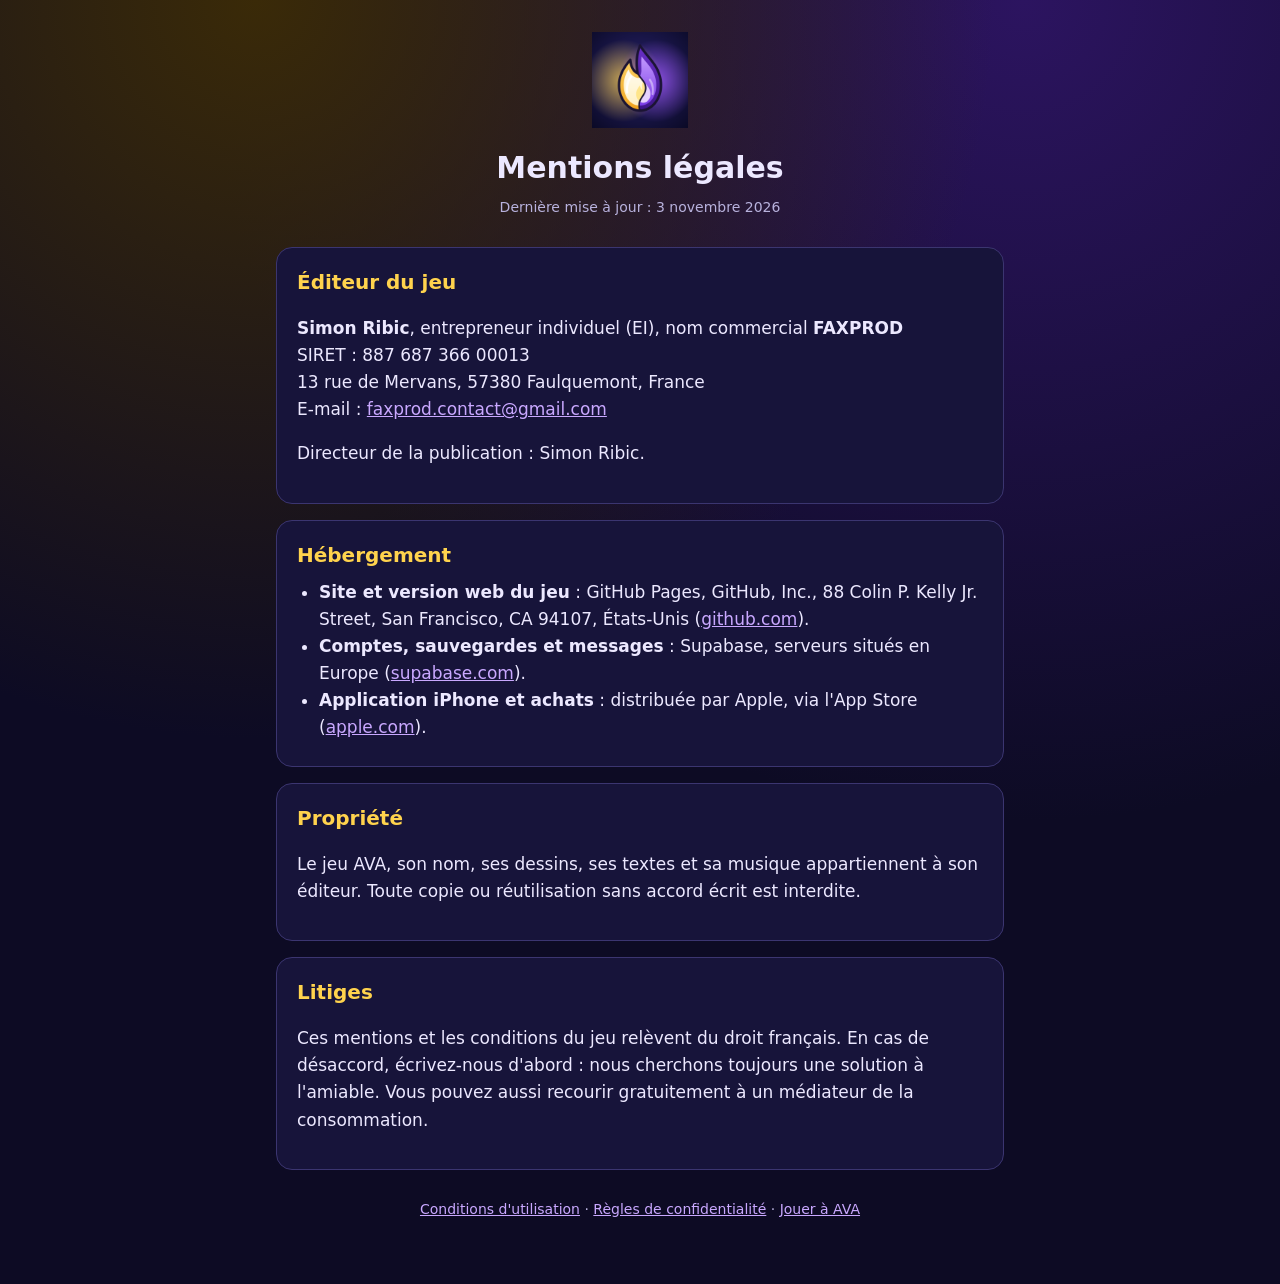
<file: ava-mentions.html>
<!doctype html>
<html lang="fr"><head><meta charset="utf-8"><meta name="viewport" content="width=device-width,initial-scale=1">
<title>AVA · Mentions légales</title><link rel="stylesheet" href="ava-legal.css"></head>
<body><main>
<header><img src="ava-logo.png" alt="AVA"><h1>Mentions légales</h1><div class="date">Dernière mise à jour : 3 novembre 2026</div></header>

<section><h2>Éditeur du jeu</h2>
<p><b>Simon Ribic</b>, entrepreneur individuel (EI), nom commercial <b>FAXPROD</b><br>
SIRET : 887 687 366 00013<br>
13 rue de Mervans, 57380 Faulquemont, France<br>
E-mail : <a href="mailto:faxprod.contact@gmail.com">faxprod.contact@gmail.com</a></p>
<p>Directeur de la publication : Simon Ribic.</p></section>

<section><h2>Hébergement</h2>
<ul>
<li><b>Site et version web du jeu</b> : GitHub Pages, GitHub, Inc., 88 Colin P. Kelly Jr. Street, San Francisco, CA 94107, États-Unis (<a href="https://github.com">github.com</a>).</li>
<li><b>Comptes, sauvegardes et messages</b> : Supabase, serveurs situés en Europe (<a href="https://supabase.com">supabase.com</a>).</li>
<li><b>Application iPhone et achats</b> : distribuée par Apple, via l'App Store (<a href="https://www.apple.com/fr/app-store/">apple.com</a>).</li>
</ul></section>

<section><h2>Propriété</h2>
<p>Le jeu AVA, son nom, ses dessins, ses textes et sa musique appartiennent à son éditeur. Toute copie ou réutilisation sans accord écrit est interdite.</p></section>

<section><h2>Litiges</h2>
<p>Ces mentions et les conditions du jeu relèvent du droit français. En cas de désaccord, écrivez-nous d'abord : nous cherchons toujours une solution à l'amiable. Vous pouvez aussi recourir gratuitement à un médiateur de la consommation.</p></section>

<footer><a href="ava-conditions.html">Conditions d'utilisation</a> · <a href="ava-confidentialite.html">Règles de confidentialité</a> · <a href="ava/">Jouer à AVA</a></footer>
</main></body></html>
</file>
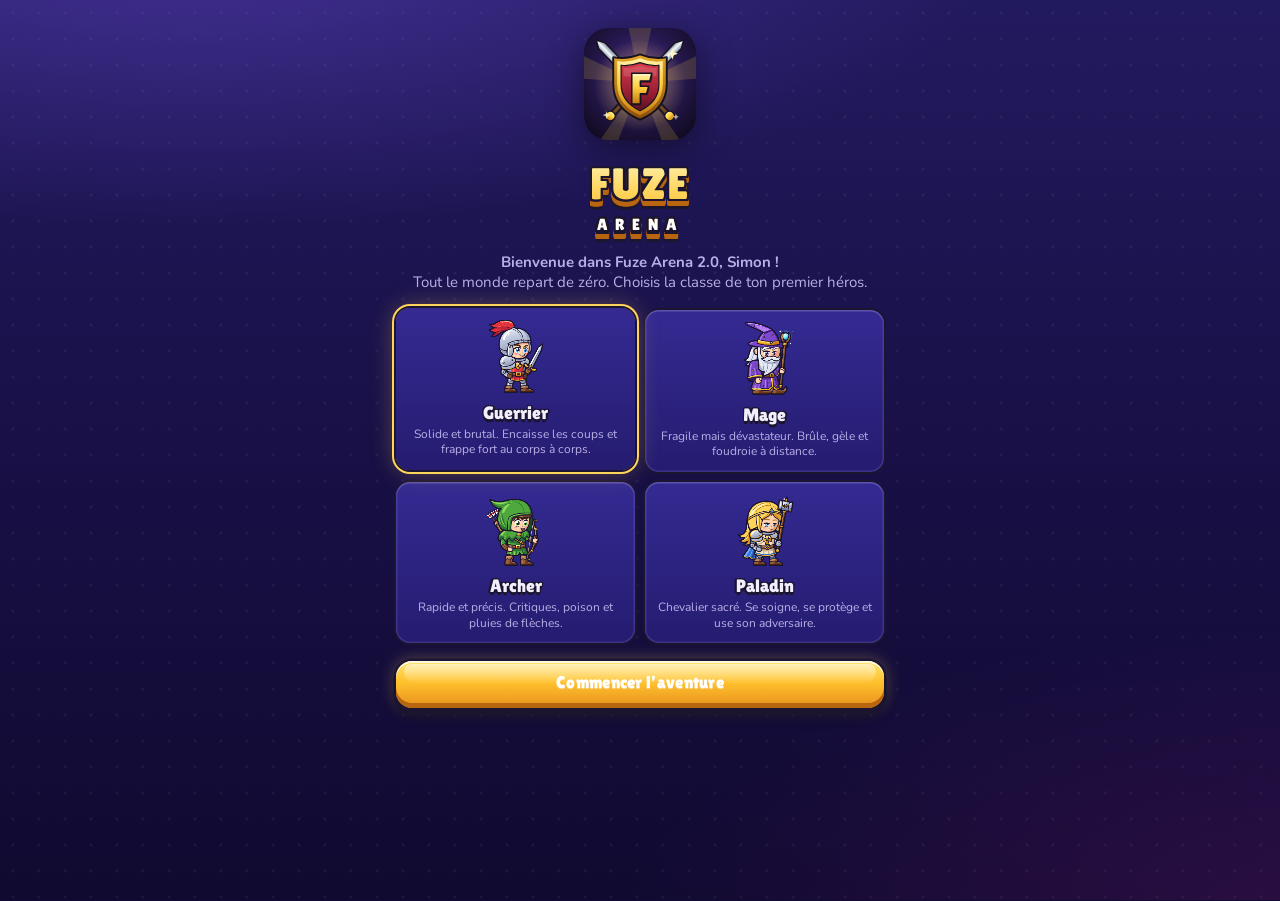
<file: essai.html>
<!doctype html>
<html lang="fr">
<head>
  <meta charset="utf-8">
  <meta name="viewport" content="width=device-width, initial-scale=1, viewport-fit=cover, user-scalable=no">
  <meta name="theme-color" content="#15121f">
  <meta name="apple-mobile-web-app-capable" content="yes">
  <meta name="mobile-web-app-capable" content="yes">
  <meta name="apple-mobile-web-app-status-bar-style" content="black-translucent">
  <meta name="apple-mobile-web-app-title" content="Fuze">
  <title>Fuze Arena TEST</title>
  <link rel="manifest" href="manifest.webmanifest">
  <link rel="icon" href="icons/icon.svg?v=2" type="image/svg+xml">
  <link rel="icon" href="icons/icon-192.png?v=2" type="image/png" sizes="192x192">
  <link rel="apple-touch-icon" href="icons/apple-touch-icon.png?v=2">
  <link rel="preconnect" href="https://fonts.googleapis.com">
  <link rel="preconnect" href="https://fonts.gstatic.com" crossorigin>
  <link href="https://fonts.googleapis.com/css2?family=Lilita+One&family=Nunito:wght@400;700;800;900&display=swap" rel="stylesheet">
  <link rel="stylesheet" href="css/style.css?v=20261021235041">
</head>
<body>
  <div id="app"></div>
  <div id="modal-root"></div>
  <div id="toast-root"></div>
  <script type="importmap">{"imports":{"./js/net.js?v=20261021235041":"./fakenet.js"}}</script>
<script type="module" src="js/main.js?v=20261021235041"></script>
</body>
</html>
</file>
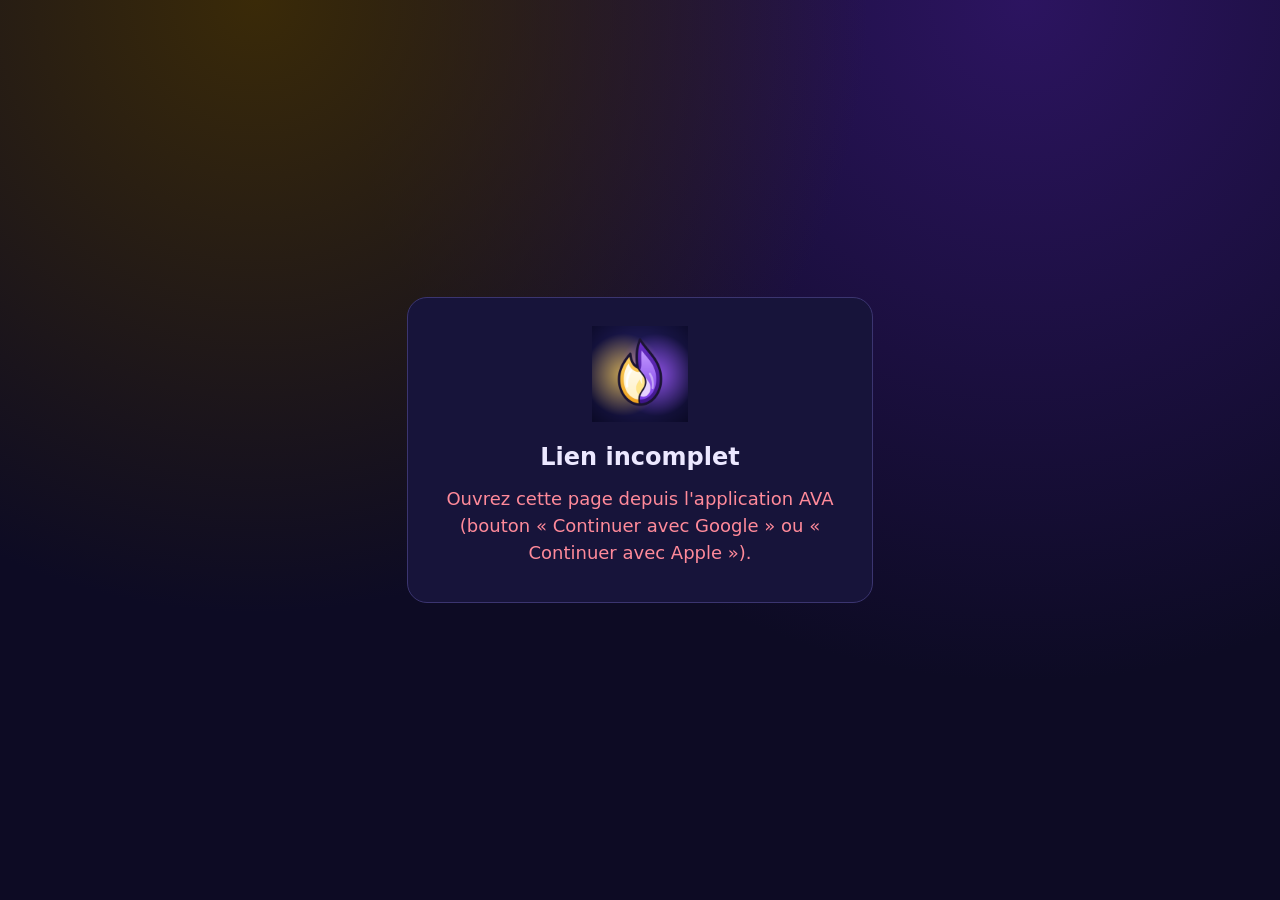
<file: ava/connexion-google.html>
<!doctype html>
<html lang="fr"><head><meta charset="utf-8"><meta name="viewport" content="width=device-width,initial-scale=1">
<title>AVA · Connexion</title>
<style>
:root{--fond:#0d0b24;--carte:#17143a;--texte:#ece8ff;--doux:#b8b2dd;--or:#ffd34d}
body{margin:0;min-height:100vh;display:flex;align-items:center;justify-content:center;background:radial-gradient(circle at 20% 0,#3a2a08 0,transparent 45%),radial-gradient(circle at 80% 0,#2c1460 0,transparent 50%),var(--fond);color:var(--texte);font:18px/1.5 system-ui,-apple-system,"Segoe UI",Roboto,sans-serif}
main{max-width:420px;margin:24px 16px;padding:28px 22px;text-align:center;background:var(--carte);border:1px solid #3b3570;border-radius:20px}
img{width:96px;height:96px}
h1{font-size:24px;margin:10px 0}
p{color:var(--doux);margin:8px 0}
.ok{color:#8cff9e}.erreur{color:#ff8a9a}
</style></head>
<body><main>
<img src="../ava-logo.png" alt="AVA">
<h1 id="titre">Connexion…</h1>
<p id="texte">Un instant.</p>
<a id="retour" href="avajeu://connexion" style="display:none;margin-top:14px;padding:12px 22px;border-radius:14px;background:var(--or);color:#1b1433;font-weight:700;text-decoration:none">Revenir dans AVA</a>
</main>
<script>
// La connexion avec Google pour l'application AVA (iPhone, Android ; depuis le 02/11/2026), ou avec Apple
// (« fournisseur=apple », depuis le 04/11/2026). L'application ouvre cette page avec un code (« etat ») ; la page part chez
// Google ou Apple (par Supabase), revient ici avec le jeton de connexion, et le dépose sur le serveur sous ce code
// (ava_relais_ecrire). L'application, qui attend, le récupère (ava_relais_lire).
// Le retour dans l'application (depuis le 11/11/2026) : l'application déclare l'adresse « avajeu:// », Safari y renvoie
// tout seul (il peut demander « Ouvrir dans AVA ? ») ; le bouton reste là si le joueur a refusé.
function retourApp() {
	// (sur Android, l'application d'essai ne déclare pas encore cette adresse : on dit seulement de revenir dans le jeu)
	if (/Android/i.test(navigator.userAgent)) {
		const p = document.createElement("p");
		p.textContent = "Revenez maintenant dans le jeu AVA (touche des applications récentes, ou l'icône d'AVA).";
		p.style.marginTop = "14px";
		document.getElementById("texte").after(p);
		return;
	}
	const bouton = document.getElementById("retour");
	bouton.style.display = "inline-block";
	setTimeout(function () { location.href = "avajeu://connexion"; }, 400);
}
(async function () {
	const titre = document.getElementById("titre"), texte = document.getElementById("texte");
	function dire(t, x, classe) { titre.textContent = t; texte.textContent = x; texte.className = classe || ""; }
	try {
		const config = await (await fetch("../ava-serveur.json?t=" + Date.now())).json();
		const url = String(config.url || "").trim().replace(/\/+$/, "").replace(/\/rest\/v1$/, "");
		const cle = String(config.cle || "").trim();
		const valeurs = new URLSearchParams(location.hash.slice(1) || location.search.slice(1));
		const ici = location.origin + location.pathname;
		if (valeurs.get("access_token")) {
			const etat = localStorage.getItem("ava_etat") || "";
			history.replaceState(null, "", location.pathname);
			const r = await fetch(url + "/rest/v1/rpc/ava_relais_ecrire", { method: "POST",
				headers: { "apikey": cle, "Authorization": "Bearer " + valeurs.get("access_token"), "Content-Type": "application/json" },
				body: JSON.stringify({ etat: etat }) });
			localStorage.removeItem("ava_etat");
			if (!r.ok) throw new Error("serveur");
			dire("C'est bon !", "Vous êtes connecté. Retour dans l'application AVA…", "ok");
			retourApp();
			return;
		}
		if (valeurs.get("error")) {
			dire("Connexion annulée", "Revenez dans l'application AVA pour réessayer.", "erreur");
			retourApp();
			return;
		}
		const params = new URLSearchParams(location.search.slice(1));
		const etat = params.get("etat") || "";
		const fournisseur = params.get("fournisseur") === "apple" ? "apple" : "google";
		dire("Connexion avec " + (fournisseur === "apple" ? "Apple" : "Google") + "…", "Un instant.");
		if (!/^[0-9a-f]{32}$/.test(etat)) {
			dire("Lien incomplet", "Ouvrez cette page depuis l'application AVA (bouton « Continuer avec Google » ou « Continuer avec Apple »).", "erreur");
			return;
		}
		localStorage.setItem("ava_etat", etat);
		location.href = url + "/auth/v1/authorize?provider=" + fournisseur + "&redirect_to=" + encodeURIComponent(ici);
	} catch (e) {
		dire("Oups", "La connexion n'a pas marché. Revenez dans l'application AVA et réessayez.", "erreur");
	}
})();
</script>
</body></html>
</file>
<file: css/style.css>
:root {
  --bg: #0f0a2c;
  --bg2: #160f41;
  --card: #1b1350;
  --card2: #211763;
  --line: #2a1e7d;
  --text: #f3eefc;
  --muted: #b8afe6;
  --gold: #ffd45a;
  --gold2: #f0a92a;
  --red: #ff5d6c;
  --green: #4cd964;
  --blue: #3d9bff;
  --pixel: "Lilita One", "Nunito", system-ui, sans-serif;
  --body: "Nunito", system-ui, sans-serif;
  --safe-top: env(safe-area-inset-top, 0px);
  --safe-bot: env(safe-area-inset-bottom, 0px);
}

* { box-sizing: border-box; -webkit-tap-highlight-color: transparent; }
html, body { margin: 0; height: 100%; }
body {
  background: var(--bg);
  background-image: radial-gradient(circle at 50% -20%, #20165e 0%, transparent 60%);
  background-attachment: fixed;
  color: var(--text);
  font-family: var(--body);
  font-size: 15px;
  overscroll-behavior: none;
  user-select: none;
  -webkit-user-select: none;
}
canvas.px, .px canvas { image-rendering: pixelated; image-rendering: crisp-edges; }
button { font: inherit; color: inherit; border: 0; background: none; cursor: pointer; padding: 0; }
input { font: inherit; }

#app { max-width: 520px; margin: 0 auto; min-height: 100%; display: flex; flex-direction: column; }

/* ------------------------------ Boutons ------------------------------ */
.btn {
  display: inline-flex; align-items: center; justify-content: center; gap: 8px;
  padding: 12px 18px; border-radius: 10px;
  font-family: var(--pixel); font-size: 14.5px; letter-spacing: .3px; line-height: 1.3;
  background: var(--card2); color: var(--text);
  box-shadow: inset 0 -4px 0 rgba(0,0,0,.35), 0 0 0 2px #1b1530;
  transition: transform .06s, filter .15s;
}
.btn:active:not(:disabled) { transform: translateY(2px); box-shadow: inset 0 -2px 0 rgba(0,0,0,.35), 0 0 0 2px #1b1530; }
.btn.primary { background: linear-gradient(#ffcf3f, #f0a325); color: #3a2208; }
.btn.danger { background: linear-gradient(#ff6b6b, #d63a4a); }
.btn.blue { background: linear-gradient(#55b0ff, #2f7fe0); }
.btn.green { background: linear-gradient(#5be078, #2fae4f); color: #06220e; }
.btn.small { padding: 8px 10px; font-size: 9px; border-radius: 8px; }
.btn.block { width: 100%; }
.btn:disabled { filter: grayscale(1) brightness(.6); cursor: default; }

/* ------------------------------ Création ------------------------------ */
.create { padding: calc(28px + var(--safe-top)) 16px 32px; display: flex; flex-direction: column; gap: 18px; }
.logo { font-family: var(--pixel); text-align: center; margin: 6px 0 0; font-size: 44px; color: var(--gold); text-shadow: 0 4px 0 #a2621a, 0 8px 0 #1b1530; letter-spacing: .3px; }
.logo span { display: block; font-size: 13px; color: #fff; text-shadow: 0 2px 0 #1b1530; letter-spacing: 6px; margin-top: 10px; }
.create .lead { text-align: center; color: var(--muted); margin: 0; }
.class-grid { display: grid; grid-template-columns: 1fr 1fr; gap: 10px; }
.class-card {
  background: var(--card); border-radius: 14px; padding: 12px 10px; text-align: center;
  box-shadow: 0 0 0 2px var(--line); display: flex; flex-direction: column; align-items: center; gap: 4px;
  transition: transform .1s, box-shadow .15s;
}
.class-card canvas { width: 84px; height: auto; }
.class-card b { font-family: var(--pixel); font-size: 14.5px; margin-top: 4px; }
.class-card small { color: var(--muted); font-size: 12px; line-height: 1.3; }
.class-card.sel { box-shadow: 0 0 0 3px var(--gold), 0 0 24px rgba(255,216,74,.25); transform: translateY(-2px); }
.field { display: flex; flex-direction: column; gap: 6px; font-weight: 700; color: var(--muted); font-size: 13px; }
.field input {
  background: var(--bg2); border: 2px solid var(--line); border-radius: 10px; padding: 12px; color: var(--text); font-size: 16px; outline: none;
}
.field input:focus { border-color: var(--gold2); }

/* ------------------------------ Barre du haut ------------------------------ */
.topbar {
  position: sticky; top: 0; z-index: 5;
  display: flex; align-items: center; gap: 12px;
  padding: calc(10px + var(--safe-top)) 14px 10px;
  background: rgba(15,10,44,.92); backdrop-filter: blur(8px);
  border-bottom: 2px solid #1b1530;
}
.tb-portrait { width: 40px; height: 40px; border-radius: 10px; background: var(--card2); display: grid; place-items: center; box-shadow: 0 0 0 2px var(--line); overflow: hidden; }
.tb-portrait canvas { width: 34px; height: auto; margin-top: 6px; }
.tb-info { flex: 1; min-width: 0; }
.tb-name { font-weight: 800; font-size: 15px; white-space: nowrap; overflow: hidden; text-overflow: ellipsis; }
.tb-name span { font-family: var(--pixel); font-size: 11.5px; color: var(--gold); margin-left: 6px; }
.xpbar { height: 8px; background: #1b1530; border-radius: 4px; margin-top: 6px; overflow: hidden; }
.xpbar > div { height: 100%; background: linear-gradient(90deg, #7b5cff, #b98bff); border-radius: 4px; transition: width .4s; }
.tb-gear { width: 40px; height: 40px; border-radius: 10px; background: var(--card); box-shadow: 0 0 0 2px var(--line); font-size: 18px; }

/* ------------------------------ Vues ------------------------------ */
#view { flex: 1; padding: 14px 14px calc(96px + var(--safe-bot)); display: flex; flex-direction: column; gap: 14px; }
.card { background: var(--card); border-radius: 16px; padding: 16px; box-shadow: 0 0 0 2px #1b1530, inset 0 2px 0 rgba(255,255,255,.04); }
.card h2 { font-family: var(--pixel); font-size: 15.5px; margin: 0 0 12px; color: var(--gold); letter-spacing: .3px; }
.hint { color: var(--muted); font-size: 13px; margin: -4px 0 12px; line-height: 1.4; }
.row { display: flex; align-items: center; gap: 10px; }
.spacer { flex: 1; }
.pill { font-family: var(--pixel); font-size: 10.5px; padding: 5px 7px; border-radius: 6px; background: var(--card2); color: var(--muted); white-space: nowrap; }
.pill.gold { background: rgba(255,216,74,.15); color: var(--gold); }
.pill.green { background: rgba(76,217,100,.15); color: var(--green); }
.pill.red { background: rgba(255,93,108,.15); color: var(--red); }

/* Héros */
.hero-card { display: flex; gap: 14px; align-items: center; background: linear-gradient(160deg, #24196b, #181148); }
.hero-stage { width: 136px; flex-shrink: 0; display: grid; place-items: center; background: radial-gradient(circle at 50% 70%, rgba(255,216,74,.12), transparent 70%); border-radius: 12px; }
.hero-stage canvas { width: 136px; height: auto; }
.hero-meta { display: flex; flex-direction: column; gap: 6px; min-width: 0; }
.hero-meta .cls { font-family: var(--pixel); font-size: 13px; color: var(--muted); }
.hero-meta .lvl { font-family: var(--pixel); font-size: 23.5px; color: var(--gold); }
.hero-meta .big { font-weight: 800; font-size: 14px; }
.hero-meta .xp { font-size: 12px; color: var(--muted); }

.stat-row { display: flex; align-items: center; gap: 10px; padding: 9px 0; border-bottom: 1px solid var(--line); }
.stat-row:last-of-type { border-bottom: 0; }
.stat-dot { width: 10px; height: 10px; border-radius: 3px; flex-shrink: 0; box-shadow: 0 0 0 2px #1b1530; }
.stat-name { font-weight: 800; }
.stat-desc { font-size: 11.5px; color: var(--muted); }
.stat-val { font-family: var(--pixel); font-size: 15.5px; min-width: 44px; text-align: right; }
.stat-val small { display: block; font-size: 7px; color: var(--green); margin-top: 3px; }
.plus { width: 34px; height: 34px; border-radius: 9px; font-family: var(--pixel); font-size: 17px; background: linear-gradient(#5be078, #2fae4f); color: #06220e; box-shadow: inset 0 -3px 0 rgba(0,0,0,.3), 0 0 0 2px #1b1530; }
.plus:disabled { visibility: hidden; }
.derived { display: flex; gap: 8px; flex-wrap: wrap; margin-top: 12px; }

.spell { display: flex; gap: 10px; align-items: center; padding: 10px; border-radius: 12px; background: var(--card2); margin-bottom: 8px; }
.spell .num { width: 26px; height: 26px; border-radius: 8px; background: var(--gold); color: #3a2208; font-family: var(--pixel); font-size: 13px; display: grid; place-items: center; flex-shrink: 0; }
.spell .sp-body { flex: 1; min-width: 0; }
.spell .sp-name { font-weight: 800; }
.spell .sp-desc { font-size: 12px; color: var(--muted); line-height: 1.35; }
.spell .sp-btns { display: flex; gap: 4px; }
.spell .ic { width: 30px; height: 30px; border-radius: 8px; background: var(--card); box-shadow: 0 0 0 2px #1b1530; font-size: 13px; }
.spell .ic:disabled { opacity: .3; }
.spell.locked { opacity: .45; }
.spell.locked .num { background: var(--line); color: var(--muted); }
.sub { font-family: var(--pixel); font-size: 11.5px; color: var(--muted); margin: 14px 0 8px; }

/* Coffres */
.chest-card { display: flex; flex-direction: column; align-items: center; text-align: center; gap: 10px; background: linear-gradient(170deg, #24196b, #181148); }
.chest-card.combat { background: linear-gradient(170deg, #4a2230, #150f3d); }
.chest-card canvas { width: 128px; height: auto; filter: drop-shadow(0 6px 0 rgba(0,0,0,.35)); }
.chest-card .count { font-family: var(--pixel); font-size: 21px; color: var(--gold); }
.chest-card .timer { font-size: 13px; color: var(--muted); }
.chest-card.has canvas { animation: bob 1.6s ease-in-out infinite; }
.pips { display: flex; gap: 6px; }
.pip { width: 18px; height: 18px; border-radius: 5px; background: #1b1530; box-shadow: inset 0 0 0 2px var(--line); }
.pip.on { background: var(--gold); box-shadow: inset 0 -3px 0 rgba(0,0,0,.25); }
.odds { display: flex; flex-wrap: wrap; gap: 6px; justify-content: center; }
@keyframes bob { 50% { transform: translateY(-5px); } }

/* Sac */
.slots { display: grid; grid-template-columns: repeat(3, 1fr); gap: 10px; }
.slot {
  aspect-ratio: 1; border-radius: 14px; background: var(--bg2); display: flex; flex-direction: column; align-items: center; justify-content: center; gap: 4px;
  box-shadow: inset 0 0 0 2px var(--line); position: relative; font-size: 10px; color: var(--muted); font-weight: 700;
}
.slot canvas { width: 48px; height: auto; }
.slot.filled { background: radial-gradient(circle, color-mix(in srgb, var(--rc) 22%, transparent), var(--bg2) 70%); box-shadow: inset 0 0 0 2px var(--rc); color: var(--text); }
.inv { display: grid; grid-template-columns: repeat(4, 1fr); gap: 10px; }
.it {
  aspect-ratio: 1; border-radius: 12px; position: relative; display: grid; place-items: center;
  background: radial-gradient(circle, color-mix(in srgb, var(--rc) 25%, transparent), var(--bg2) 75%);
  box-shadow: inset 0 0 0 2px var(--rc), 0 0 0 2px #1b1530;
}
.it canvas { width: 70%; height: auto; }
.it .n { position: absolute; right: 4px; bottom: 3px; font-family: var(--pixel); font-size: 10.5px; text-shadow: 0 1px 0 #000, 0 0 3px #000; }
.it .eq { position: absolute; left: 4px; top: 4px; font-family: var(--pixel); font-size: 8px; background: var(--gold); color: #3a2208; padding: 2px 3px; border-radius: 3px; }
.it .fu { position: absolute; right: 3px; top: 3px; width: 14px; height: 14px; border-radius: 50%; background: #b05cff; display: grid; place-items: center; font-size: 9px; box-shadow: 0 0 8px #b05cff; animation: pulse 1.2s infinite; }
@keyframes pulse { 50% { transform: scale(1.2); } }
.empty { text-align: center; color: var(--muted); padding: 18px 0 6px; }

/* Combats */
.opp { display: flex; align-items: center; gap: 12px; padding: 10px; border-radius: 14px; background: var(--card2); margin-bottom: 8px; }
.opp .av { width: 52px; height: 52px; border-radius: 12px; background: var(--bg2); display: grid; place-items: center; overflow: hidden; flex-shrink: 0; box-shadow: 0 0 0 2px #1b1530; }
.opp .av canvas { width: 44px; height: auto; margin-top: 10px; }
.opp .o-body { flex: 1; min-width: 0; }
.opp .o-name { font-weight: 800; font-size: 16px; }
.opp .o-sub { font-size: 12px; color: var(--muted); }
.opp.done { opacity: .6; }

/* ------------------------------ Onglets ------------------------------ */
.tabs {
  position: fixed; left: 50%; transform: translateX(-50%); bottom: 0; z-index: 6; width: 100%; max-width: 520px;
  display: grid; grid-template-columns: repeat(6, 1fr); gap: 2px;
  padding: 8px 6px calc(8px + var(--safe-bot));
  background: rgba(15,10,44,.95); backdrop-filter: blur(8px); border-top: 2px solid #1b1530;
}
.tab { display: flex; flex-direction: column; align-items: center; gap: 4px; padding: 6px 0; border-radius: 12px; color: var(--muted); font-size: 9.5px; min-width: 0; font-weight: 800; position: relative; }
.tab canvas { width: 26px; height: 26px; object-fit: contain; }
.tab.on { background: var(--card); color: var(--gold); box-shadow: 0 0 0 2px var(--line); }
.badge { position: absolute; top: 0; right: 6%; min-width: 18px; height: 18px; padding: 0 5px; border-radius: 9px; background: var(--red); color: #fff; font-family: var(--pixel); font-size: 10.5px; display: grid; place-items: center; box-shadow: 0 0 0 2px var(--bg); }

/* ------------------------------ Modales ------------------------------ */
.modal-bg { position: fixed; inset: 0; z-index: 20; background: rgba(6,4,18,.78); display: flex; align-items: flex-end; justify-content: center; animation: fade .2s; }
.modal {
  width: 100%; max-width: 520px; max-height: 92vh; overflow: auto;
  background: var(--bg2); border-radius: 20px 20px 0 0; padding: 20px 16px calc(20px + var(--safe-bot));
  box-shadow: 0 -2px 0 var(--line); animation: up .25s cubic-bezier(.2,.9,.3,1.2);
}
.modal.center { border-radius: 20px; margin: auto 14px; }
.modal-bg.mid { align-items: center; }
.modal h3 { font-family: var(--pixel); font-size: 17px; margin: 0 0 4px; line-height: 1.5; }
.modal .close-row { display: flex; gap: 10px; margin-top: 16px; }
.modal .close-row .btn { flex: 1; }
@keyframes fade { from { opacity: 0; } }
@keyframes up { from { transform: translateY(40px); opacity: .4; } }

.item-head { display: flex; gap: 14px; align-items: center; margin-bottom: 14px; }
.item-head .big-ic { width: 84px; height: 84px; border-radius: 16px; display: grid; place-items: center; flex-shrink: 0; background: radial-gradient(circle, color-mix(in srgb, var(--rc) 30%, transparent), var(--card) 75%); box-shadow: inset 0 0 0 3px var(--rc); }
.item-head .big-ic canvas { width: 62px; height: auto; }
.rar { font-family: var(--pixel); font-size: 11.5px; }
.st-line { display: flex; justify-content: space-between; padding: 7px 0; border-bottom: 1px solid var(--line); font-weight: 700; }
.st-line .up { color: var(--green); }
.st-line .down { color: var(--red); }
.fuse-box { margin-top: 14px; padding: 12px; border-radius: 14px; background: rgba(176,92,255,.1); box-shadow: inset 0 0 0 2px rgba(176,92,255,.35); }
.fuse-anim { display: flex; align-items: center; justify-content: center; gap: 12px; margin: 10px 0; }
.fuse-anim .it { width: 64px; }

/* Ouverture de coffre */
.open-stage { overflow: hidden; display: flex; flex-direction: column; align-items: center; gap: 14px; padding: 10px 0; text-align: center; }
.open-stage .chest-big { width: 160px; height: auto; }
.shake { animation: shake .12s linear infinite; }
@keyframes shake { 0% { transform: translate(0,0) rotate(0); } 25% { transform: translate(-3px,1px) rotate(-3deg); } 75% { transform: translate(3px,-1px) rotate(3deg); } }
.burst { animation: burst .5s ease-out; }
@keyframes burst { 0% { transform: scale(1); filter: brightness(1); } 40% { transform: scale(1.25); filter: brightness(3); } 100% { transform: scale(1); filter: brightness(1); } }
.loot { display: flex; gap: 12px; justify-content: center; flex-wrap: wrap; }
.loot-card { width: 132px; padding: 14px 10px; border-radius: 16px; background: var(--card); box-shadow: inset 0 0 0 3px var(--rc), 0 0 30px color-mix(in srgb, var(--rc) 45%, transparent); display: flex; flex-direction: column; align-items: center; gap: 6px; animation: pop .5s cubic-bezier(.2,.9,.3,1.5) both; }
.loot-card canvas { width: 64px; height: auto; }
.loot-card .ln { font-weight: 800; font-size: 13px; line-height: 1.2; }
@keyframes pop { from { transform: scale(.2) rotate(-12deg); opacity: 0; } }
.rays { position: relative; isolation: isolate; padding: 20px; }
.rays::before, .rays::after { content: ''; position: absolute; inset: -44px; border-radius: 50%; z-index: -1; animation: spin 8s linear infinite;
  background: repeating-conic-gradient(from 0deg, transparent 0 10deg, var(--ray-c) 10deg 20deg, transparent 20deg 30deg);
  -webkit-mask: radial-gradient(closest-side, #000 40%, transparent 100%); mask: radial-gradient(closest-side, #000 40%, transparent 100%); }
.rays::before { --ray-c: rgba(255,255,255,.13); }
/* couleur du meilleur objet du coffre (vert, bleu, violet, jaune…) qui arrive à l'ouverture */
.rays::after { --ray-c: color-mix(in srgb, var(--ray, #ffd84a) 50%, transparent); opacity: 0; transition: opacity .7s ease-out;
  background: radial-gradient(closest-side, color-mix(in srgb, var(--ray, #ffd84a) 38%, transparent), transparent 75%),
    repeating-conic-gradient(from 0deg, transparent 0 10deg, var(--ray-c) 10deg 20deg, transparent 20deg 30deg); }
.rays.lit::after { animation: spin 8s linear infinite, rayLit .6s ease-out forwards; }
/* impulsion de couleur pendant que le coffre tremble : le joueur devine qu'il a un bon objet */
.rays.tease::after { animation: spin 8s linear infinite, rayTease .6s ease-out forwards; }
@keyframes rayTease { 0% { opacity: 0; scale: .6; } 35% { opacity: 1; scale: 1.15; } 100% { opacity: .2; scale: 1; } }
@keyframes rayLit { from { opacity: .2; } to { opacity: 1; } }
@keyframes spin { to { transform: rotate(360deg); } }

/* Combat plein écran : la scène remplit tout le téléphone */
.battle { position: fixed; inset: 0; z-index: 30; background: #080618; overflow: hidden; }
.battle-wrap { position: absolute; inset: 0; }
.battle canvas { width: 100%; height: 100%; display: block; background: #221764; touch-action: none; }
.battle-vs {
  position: absolute; top: calc(var(--safe-top) + 10px); left: 0; right: 0; z-index: 2; pointer-events: none;
  font-family: var(--pixel); font-size: 13px; color: #fff; text-align: center; text-shadow: 0 2px 0 #000, 0 0 6px #000;
}
.battle-ctrl {
  position: absolute; left: 0; right: 0; bottom: calc(var(--safe-bot) + 14px); z-index: 2;
  display: flex; gap: 10px; justify-content: center;
}
.battle-ctrl .btn { background: rgba(22,15,65,.85); }
.result {
  position: fixed; inset: 0; z-index: 3; display: flex; flex-direction: column; align-items: center; justify-content: center; gap: 12px;
  background: rgba(8,6,24,.72); animation: fade .3s;
}
.result h2 { font-family: var(--pixel); font-size: clamp(23.5px, 9vw, 36.5px); line-height: 1.35; margin: 0; padding: 0 14px 0 16px; max-width: 100%; box-sizing: border-box; text-align: center; letter-spacing: .3px; animation: pop .5s cubic-bezier(.2,.9,.3,1.5) both; }
.result h2.win { color: var(--gold); text-shadow: 0 4px 0 #a2621a, 0 8px 0 #000; }
.result h2.lose { color: #c9c2d9; text-shadow: 0 4px 0 #3c327b, 0 8px 0 #000; }
.result .rw { display: flex; gap: 8px; flex-wrap: wrap; justify-content: center; padding: 0 16px; }

/* Toasts */
#toast-root { position: fixed; top: calc(70px + var(--safe-top)); left: 0; right: 0; z-index: 40; display: flex; flex-direction: column; align-items: center; gap: 8px; pointer-events: none; }
.toast { background: linear-gradient(#ffcf3f, #f0a325); color: #3a2208; font-weight: 800; padding: 10px 16px; border-radius: 12px; box-shadow: 0 0 0 2px #1b1530, 0 8px 24px rgba(0,0,0,.4); animation: pop .4s cubic-bezier(.2,.9,.3,1.5) both; max-width: 90%; text-align: center; }
.toast.out { transition: opacity .4s, transform .4s; opacity: 0; transform: translateY(-10px); }


/* Donjons & classement */
.opp.dj .av { background: radial-gradient(circle at 50% 70%, rgba(255,93,108,.18), var(--bg2) 70%); }
.opp.dj .av canvas { width: 46px; margin-top: 0; }
.opp.locked { opacity: .45; }
.opp.locked .av canvas { filter: brightness(0); }
.seg { display: grid; grid-template-columns: 1fr 1fr; gap: 4px; padding: 4px; border-radius: 12px; background: var(--bg2); }
.seg button { padding: 10px; border-radius: 9px; font-weight: 800; color: var(--muted); }
.seg button.on { background: var(--card2); color: var(--gold); box-shadow: 0 0 0 2px var(--line); }
.opp.rank .pos { width: 30px; text-align: center; font-family: var(--pixel); font-size: 15.5px; color: var(--muted); flex-shrink: 0; }
.opp.rank .score { font-family: var(--pixel); font-size: 14.5px; color: var(--gold); }
.opp.rank.me { box-shadow: inset 0 0 0 2px var(--gold); }
.battle-after { position: absolute; inset: 0; pointer-events: none; z-index: 3; }
.battle-after .result { pointer-events: auto; }
.result .loot-card { width: 150px; }

/* Panoplies */
.set-box { margin-top: 14px; padding: 12px; border-radius: 14px; background: rgba(255,216,74,.06); box-shadow: inset 0 0 0 2px rgba(255,216,74,.25); display: flex; flex-direction: column; gap: 6px; }
.set-line { font-size: 13px; color: var(--muted); }
.set-line.on { color: var(--green); font-weight: 800; }
.set-active { padding: 12px 16px; display: flex; flex-wrap: wrap; gap: 6px 10px; align-items: center; background: linear-gradient(160deg, #2f2a20, #1b1350); }

/* Guerre */
.chest-card.war { background: linear-gradient(170deg, #261b72, #181046); }
.tb-gear.on { box-shadow: 0 0 0 2px var(--gold); }
.sec-pick { display: grid; grid-template-columns: 1fr 1fr; gap: 10px; margin-bottom: 14px; }
.sec-card { padding: 18px 10px; border-radius: 14px; background: color-mix(in srgb, var(--sc) 14%, var(--card2)); box-shadow: inset 0 0 0 2px var(--sc); display: flex; flex-direction: column; align-items: center; gap: 8px; }
.sec-card b { font-family: var(--pixel); font-size: 13px; color: var(--sc); line-height: 1.4; text-align: center; }
.sec-card small { color: var(--muted); font-weight: 800; }
.sec-card .flag { width: 28px; height: 36px; background: var(--sc); clip-path: polygon(0 0, 100% 0, 100% 100%, 50% 75%, 0 100%); box-shadow: inset 0 -4px 0 rgba(0,0,0,.25); }
.score-row { display: flex; align-items: flex-end; justify-content: space-between; gap: 8px; }
.score-row b { font-family: var(--pixel); font-size: 11.5px; }
.score-row .sc { font-family: var(--pixel); font-size: 28.5px; margin-top: 8px; }
.score-row .vs { font-family: var(--pixel); font-size: 13px; color: var(--muted); padding-bottom: 6px; }
.score-bar { display: flex; height: 14px; border-radius: 7px; overflow: hidden; margin-top: 12px; box-shadow: 0 0 0 2px #1b1530; }
.score-bar > div { height: 100%; transition: width .5s; }
.war-reward { background: linear-gradient(160deg, #3d2f12, #1b1350); box-shadow: 0 0 0 2px var(--gold); }
.big-res { font-family: var(--pixel); font-size: 18px; color: var(--gold); margin-bottom: 10px; line-height: 1.5; }
.rules { margin-top: 14px; background: var(--bg2); border-radius: 12px; padding: 10px 12px; }
.rules summary { font-weight: 800; cursor: pointer; color: var(--gold); }
.rules ul { margin: 10px 0 0; padding-left: 18px; color: var(--muted); font-size: 13px; line-height: 1.5; }
.rules li { margin-bottom: 4px; }
.log-line { font-size: 13px; padding: 4px 0; color: var(--muted); }
.log-line b { color: var(--green); }
.loot-card .ls { font-size: 11px; color: var(--muted); line-height: 1.2; }

/* Personnages & connexion */
.char-row { display: flex; gap: 8px; margin-top: 12px; overflow-x: auto; padding-bottom: 2px; }
.char { flex: 0 0 76px; border-radius: 12px; background: var(--bg2); box-shadow: inset 0 0 0 2px var(--line); padding: 8px 4px; display: flex; flex-direction: column; align-items: center; gap: 2px; }
.char canvas { width: 40px; height: auto; }
.char b { font-size: 11px; }
.char small { font-family: var(--pixel); font-size: 9px; color: var(--gold); }
.char.on { box-shadow: inset 0 0 0 2px var(--gold), 0 0 14px rgba(255,216,74,.25); background: var(--card2); }
.char.add { color: var(--muted); justify-content: center; border: 2px dashed var(--line); box-shadow: none; }
.char.add span { font-family: var(--pixel); font-size: 23.5px; }
.char.add small { color: var(--muted); font-family: var(--body); font-size: 11px; font-weight: 800; }
.auth-msg { background: rgba(255,93,108,.12); color: #ffb3bb; padding: 10px 12px; border-radius: 10px; margin: 0; font-weight: 700; font-size: 14px; }
.modal .class-grid { margin-top: 12px; }

/* Tchat */
.tb-gear { position: relative; flex-shrink: 0; }
.tb-gear .badge { top: -6px; right: -6px; }
.chat { display: flex; flex-direction: column; }
.chat-list { height: calc(100dvh - 300px - var(--safe-top) - var(--safe-bot)); min-height: 200px; overflow-y: auto; display: flex; flex-direction: column; gap: 8px; padding: 4px 2px; user-select: text; -webkit-user-select: text; }
.msg { max-width: 82%; align-self: flex-start; background: var(--card2); border-radius: 14px 14px 14px 4px; padding: 8px 12px; display: flex; flex-direction: column; gap: 2px; box-shadow: 0 0 0 2px #1b1530; }
.msg b { font-size: 12px; color: var(--gold); }
.msg .txt { font-size: 15px; line-height: 1.35; word-wrap: break-word; overflow-wrap: anywhere; }
.msg small { font-size: 10px; color: var(--muted); align-self: flex-end; }
.msg.me { align-self: flex-end; background: linear-gradient(#5a4a1a, #463a16); border-radius: 14px 14px 4px 14px; }
.chat-bar { position: fixed; left: 50%; transform: translateX(-50%); width: 100%; max-width: 520px; bottom: calc(70px + var(--safe-bot)); z-index: 6; display: flex; gap: 8px; padding: 8px 14px; background: rgba(15,10,44,.95); border-top: 2px solid #1b1530; }
.chat-bar input { flex: 1; min-width: 0; background: var(--bg2); border: 2px solid var(--line); border-radius: 10px; padding: 10px 12px; color: var(--text); font-size: 16px; outline: none; }
.chat-bar input:focus { border-color: var(--gold2); }
@media (orientation: landscape) { .battle-vs { display: none; } }

/* Flouze & revanche */
.pill.clat { display: inline-flex; align-items: center; gap: 5px; background: rgba(46,204,113,.15); color: #7bed9f; }
.pill.clat canvas { width: 14px; height: auto; }
.done-col { display: flex; flex-direction: column; align-items: flex-end; gap: 6px; }
.char { position: relative; }
.char .badge { top: -6px; right: -6px; }

/* ---------- Hubs Combats / Social ---------- */
.backbar { display: inline-flex; align-items: center; gap: 4px; font-weight: 800; color: var(--gold); padding: 4px 2px; margin-bottom: -4px; }
.tiles { display: grid; grid-template-columns: 1fr 1fr; gap: 10px; }
.tile { position: relative; background: var(--card2); border-radius: 14px; padding: 14px 8px 12px; display: flex; flex-direction: column; align-items: center; gap: 4px; text-align: center; box-shadow: 0 0 0 2px #1b1530, inset 0 -3px 0 rgba(0,0,0,.25); }
.tile canvas { width: 48px; height: 48px; object-fit: contain; }
.tile b { font-family: var(--pixel); font-size: 11.5px; line-height: 1.4; margin-top: 4px; }
.tile small { color: var(--muted); font-size: 12px; }
.tile .badge { top: 6px; right: 8px; }
.tab .badge[hidden] { display: none; }

/* ---------- Missions ---------- */
.mission { display: flex; align-items: center; gap: 10px; padding: 8px 0; border-bottom: 1px solid var(--line); }
.mission:last-of-type { border-bottom: 0; }
.mission .m-body { flex: 1; min-width: 0; font-weight: 700; font-size: 14px; }
.mission.claimed .m-body { opacity: .5; text-decoration: line-through; }
.mbar { height: 6px; background: #1b1530; border-radius: 3px; margin-top: 6px; overflow: hidden; }
.mbar > div { height: 100%; background: linear-gradient(90deg, #2ecc71, #a8f0c0); }
.mission .btn canvas, .shop-item .btn canvas { width: 12px; height: auto; margin-left: 4px; }

/* ---------- Journal ---------- */
.jrow { display: flex; align-items: center; gap: 8px; padding: 10px; border-radius: 12px; background: var(--card2); margin-bottom: 8px; border-left: 4px solid var(--line); }
.jrow.win { border-left-color: var(--green); }
.jrow.lose { border-left-color: var(--red); }
.j-body { flex: 1; min-width: 0; }
.j-title { font-size: 14px; }
.j-btns { display: flex; gap: 4px; flex-shrink: 0; }
.good { color: var(--green); font-weight: 800; }
.bad { color: var(--red); font-weight: 800; }

/* ---------- Apparences ---------- */
.pname { font-weight: 800; }
.pname.big { font-size: 18px; }
.pname.rainbow { background: linear-gradient(90deg, #ff5d6c, #ffd45a, #4cd964, #3d9bff, #b05cff, #ff5d6c); background-size: 200% 100%; -webkit-background-clip: text; background-clip: text; color: transparent; animation: rainbow 2s linear infinite; }
@keyframes rainbow { to { background-position: 200% 0; } }
.ptitle { font-size: 11px; color: var(--gold); font-weight: 700; font-style: italic; }
.ptitle.big { font-size: 14px; }
.seg3 { grid-template-columns: repeat(3, 1fr); }
.seg4 { grid-template-columns: repeat(4, 1fr); }
.seg4 button { padding: 10px 2px; font-size: 13px; }
.shop { display: grid; grid-template-columns: 1fr 1fr; gap: 10px; }
.shop-item { background: var(--card2); border-radius: 14px; padding: 12px 8px; display: flex; flex-direction: column; align-items: center; gap: 8px; text-align: center; box-shadow: 0 0 0 2px #1b1530; }
.shop-item.on { box-shadow: 0 0 0 2px var(--gold), 0 0 14px rgba(255,216,74,.2); }
.sh-prev { min-height: 64px; display: flex; align-items: center; justify-content: center; }
.sh-prev canvas { width: 52px; height: auto; }
.sh-name { font-weight: 800; font-size: 13px; line-height: 1.2; }
.dots { display: flex; gap: 4px; flex-wrap: wrap; justify-content: center; max-width: 80px; }
.dots i { width: 14px; height: 14px; border-radius: 4px; box-shadow: 0 0 0 2px #1b1530; animation: pulse 1.2s infinite; }
.dots i:nth-child(2n) { animation-delay: .3s; }

/* ---------- Paris ---------- */
.duel { background: var(--card2); border-radius: 14px; padding: 12px; margin-bottom: 10px; display: flex; flex-direction: column; gap: 8px; }
.d-vs { display: flex; align-items: center; justify-content: space-around; }
.d-vs .vs { font-family: var(--pixel); font-size: 15.5px; color: var(--muted); }
.d-side { display: flex; flex-direction: column; align-items: center; gap: 3px; text-align: center; }
.d-side canvas { width: 48px; height: auto; }
.d-side small { color: var(--muted); font-size: 11px; }
.bet-row { display: flex; gap: 6px; }
.bet-row input { width: 64px; background: var(--bg2); border: 2px solid var(--line); border-radius: 8px; color: var(--text); padding: 6px; font-size: 16px; text-align: center; }
.bet-row .btn { flex: 1; min-width: 0; overflow: hidden; text-overflow: ellipsis; white-space: nowrap; }

/* ---------- Raid & tour ---------- */
.raid { text-align: center; }
.raid-boss { display: flex; justify-content: center; margin: 6px 0; filter: drop-shadow(0 6px 0 rgba(0,0,0,.35)); }
.raid-boss canvas { width: 120px; height: auto; }
.raid-name { font-family: var(--pixel); font-size: 14.5px; display: flex; gap: 8px; justify-content: center; align-items: center; flex-wrap: wrap; }
.raid-bar { height: 16px; }
.badge[hidden] { display: none !important; }
.bet-row .btn { white-space: normal; line-height: 1.3; font-size: 8px; padding: 8px 4px; }

/* Entraînement (onglet Héros) */
.train-wrap { margin-top: 10px; border-radius: 12px; overflow: hidden; box-shadow: 0 0 0 2px #1b1530; }
.train-wrap canvas { width: 100%; aspect-ratio: 16 / 9; display: block; background: #84bee7; }
.train-stats { display: grid; grid-template-columns: repeat(3, 1fr); gap: 6px; margin-top: 10px; }
.ts { background: var(--bg2); border-radius: 10px; padding: 7px 6px; display: flex; flex-direction: column; align-items: center; text-align: center; gap: 2px; }
.ts span { font-size: 11px; color: var(--muted); font-weight: 700; }
.ts b { font-family: var(--pixel); font-size: 15.5px; color: var(--gold); }
.ts small { font-size: 10px; color: var(--muted); }

/* ---------- Mise à jour du 18/10 ---------- */
/* La barre d'onglets reste à la même hauteur partout : la page est toujours au moins aussi haute que l'écran */
#app { min-height: calc(100vh + 1px); min-height: calc(100lvh + 1px); }
.train-wrap { position: relative; }
.train-rec { position: absolute; top: 6px; right: 6px; max-width: 70%; background: rgba(15,10,44,.78); color: #fff; font-size: 11px; font-weight: 700; padding: 4px 8px; border-radius: 8px; box-shadow: 0 0 0 2px rgba(255,216,74,.5); text-align: right; line-height: 1.3; }
.train-rec b { color: var(--gold); }
.train-rec.pop { animation: pop .5s cubic-bezier(.2,.9,.3,1.5); }
.war-wrap { margin: 0 0 12px; }
.chest-card .count .keys { display: inline-flex; align-items: center; gap: 4px; margin-left: 10px; font-size: 12px; color: var(--gold); vertical-align: middle; }
.chest-card .count .keys canvas, .pill canvas[data-key] { width: 22px; height: auto; filter: none; animation: none; }
.pill canvas[data-key] { width: 18px; margin-right: 3px; vertical-align: middle; }
.loot.many { display: grid; grid-template-columns: repeat(3, 1fr); gap: 8px; max-height: 52vh; overflow-y: auto; padding: 6px; }
.loot.many .loot-card { width: auto; padding: 10px 6px; }
.loot.many .loot-card canvas { width: 44px; }
.loot.many .loot-card .ln { font-size: 11px; }
.result .loot-card canvas[data-key] { width: 64px; }
.runs { font-size: 10px; color: var(--gold); letter-spacing: 1px; }
/* Sac */
.bag-head { display: flex; align-items: baseline; justify-content: space-between; gap: 8px; margin: 14px 0 8px; padding: 6px 10px; border-radius: 10px; background: color-mix(in srgb, var(--rc, var(--gold)) 16%, var(--bg2)); border-left: 4px solid var(--rc, var(--gold)); }
.bag-head span { font-family: var(--pixel); font-size: 13px; color: var(--rc, var(--gold)); }
.bag-head small { color: var(--muted); font-size: 11px; text-align: right; }
.bag-head.set { --rc: var(--gold); }
.chips { display: flex; gap: 6px; overflow-x: auto; padding-bottom: 4px; }
.chip { flex-shrink: 0; padding: 7px 10px; border-radius: 999px; background: var(--bg2); color: var(--muted); font-weight: 800; font-size: 12px; box-shadow: inset 0 0 0 2px var(--line); }
.chip small { color: var(--gold); margin-left: 2px; }
.chip.on { background: var(--card2); color: var(--gold); box-shadow: inset 0 0 0 2px var(--gold); }
.set-mini { display: flex; flex-direction: column; gap: 2px; font-size: 11.5px; color: var(--muted); margin: -2px 0 8px; }
.set-mini .on { color: var(--green); font-weight: 800; }
.sell-box { margin-top: 14px; padding: 10px 12px; border-radius: 12px; background: rgba(46,204,113,.08); box-shadow: inset 0 0 0 2px rgba(46,204,113,.3); font-size: 13px; }
.sell-box .btn canvas, .derived .btn canvas, .btn.block canvas[data-clat] { width: 12px; height: auto; margin-left: 4px; }
.pet-box { background: rgba(72,219,251,.06); box-shadow: inset 0 0 0 2px rgba(72,219,251,.3); }
/* Boutique : clef */
.key-shop { display: flex; align-items: center; gap: 12px; margin-top: 12px; padding: 10px 12px; border-radius: 12px; background: rgba(255,216,74,.08); box-shadow: inset 0 0 0 2px rgba(255,216,74,.35); }
.key-shop > canvas { width: 40px; height: auto; }
.key-shop .o-body { flex: 1; min-width: 0; display: flex; flex-direction: column; }
.key-shop small { color: var(--muted); font-size: 12px; }
.key-shop .btn canvas { width: 12px; height: auto; margin-left: 4px; }
/* Sorts : icônes */
.spell .sp-ic { position: relative; width: 40px; height: 40px; flex-shrink: 0; }
.spell .sp-ic canvas { width: 40px; height: 40px; display: block; }
.spell .sp-ic .num { position: absolute; left: -5px; top: -5px; width: 18px; height: 18px; font-size: 8px; border-radius: 6px; box-shadow: 0 0 0 2px #1b1530; }
.spell.locked .sp-ic canvas { filter: grayscale(1) brightness(.7); }
/* Podium */
.podium { display: flex; align-items: flex-end; justify-content: center; gap: 6px; margin: 6px 0 16px; }
.pod { flex: 1; max-width: 140px; display: flex; flex-direction: column; align-items: center; gap: 4px; text-align: center; min-width: 0; }
.pod-av { width: 56px; height: 56px; border-radius: 14px; background: var(--bg2); display: grid; place-items: center; overflow: hidden; box-shadow: 0 0 0 2px #1b1530; }
.pod-av canvas { width: 46px; height: auto; margin-top: 10px; }
.pod.p1 .pod-av { width: 70px; height: 70px; box-shadow: 0 0 0 3px var(--gold), 0 0 22px rgba(255,216,74,.4); }
.pod.p1 .pod-av canvas { width: 58px; }
.pod-name { font-size: 13px; max-width: 100%; overflow: hidden; text-overflow: ellipsis; white-space: nowrap; }
.pod-score { font-family: var(--pixel); font-size: 11.5px; color: var(--gold); }
.pod-step { width: 100%; border-radius: 10px 10px 4px 4px; display: flex; flex-direction: column; align-items: center; justify-content: flex-start; padding-top: 6px; box-shadow: 0 0 0 2px #1b1530, inset 0 3px 0 rgba(255,255,255,.25); }
.pod-step span { font-size: 20px; }
.pod-step b { font-family: var(--pixel); font-size: 21px; color: rgba(0,0,0,.45); margin-top: 2px; }
.pod.p1 .pod-step { height: 96px; background: linear-gradient(#ffd45a, #f0a92a); }
.pod.p2 .pod-step { height: 70px; background: linear-gradient(#e0e6ee, #9aa3ad); }
.pod.p3 .pod-step { height: 52px; background: linear-gradient(#e0a060, #a8662e); }
.pod.me .pod-name { color: var(--gold); }
/* Combat : barre de sorts */
.battle-ctrl { flex-direction: column; align-items: center; gap: 10px; }
.ctrl-row { display: flex; gap: 10px; justify-content: center; }
.spellbar { display: flex; gap: 8px; align-items: center; justify-content: center; padding: 6px 8px; border-radius: 14px; background: rgba(15,10,44,.7); box-shadow: 0 0 0 2px rgba(0,0,0,.4); }
.sb { position: relative; width: 46px; height: 46px; border-radius: 10px; box-shadow: 0 0 0 2px #1b1530; overflow: hidden; }
.sb canvas { width: 46px; height: 46px; display: block; filter: grayscale(.85) brightness(.55); transition: filter .2s; }
.sb.ready canvas { filter: none; }
.sb.ready { box-shadow: 0 0 0 2px #1b1530, 0 0 10px rgba(255,216,74,.55); }
.sb .cd { position: absolute; inset: 0; display: grid; place-items: center; font-family: var(--pixel); font-size: 17px; color: #fff; text-shadow: 0 2px 0 #000; pointer-events: none; }
.sb.queued { box-shadow: 0 0 0 3px var(--gold), 0 0 16px var(--gold); animation: pulse .8s infinite; }
.sb.fire { animation: sbfire .45s ease-out; }
@keyframes sbfire { 0% { transform: scale(1); } 35% { transform: scale(1.25); filter: brightness(2); } 100% { transform: scale(1); } }
.sb-mode { font-family: var(--pixel); font-size: 10.5px; padding: 8px 6px; border-radius: 8px; background: var(--card2); color: var(--muted); box-shadow: 0 0 0 2px #1b1530; line-height: 1.3; }
.sb-mode.man { background: linear-gradient(#ffcf3f, #f0a325); color: #3a2208; }
.sb-mode.lock { opacity: .7; }
.logo-img { width: 112px; height: 112px; display: block; margin: 0 auto -6px; filter: drop-shadow(0 8px 18px rgba(0,0,0,.45)); }

/* =====================================================================
   REFONTE GRAPHIQUE — étape 1 : interface peaufinée (même style, plus soigné)
   ===================================================================== */
body {
  background-color: #0d0927;
  background-image:
    radial-gradient(ellipse 120% 60% at 50% -10%, rgba(123,92,255,.28), transparent 60%),
    radial-gradient(ellipse 80% 50% at 100% 100%, rgba(255,93,108,.08), transparent 60%),
    radial-gradient(ellipse 80% 50% at 0% 80%, rgba(61,155,255,.07), transparent 60%),
    url("data:image/svg+xml,%3Csvg xmlns='http://www.w3.org/2000/svg' width='8' height='8'%3E%3Crect width='1' height='1' fill='%23ffffff' fill-opacity='0.025'/%3E%3C/svg%3E");
  background-attachment: fixed;
}

/* Cartes : relief, bord lumineux, ombre portée */
.card {
  background: linear-gradient(180deg, #1f165d 0%, #1a124d 100%);
  box-shadow: 0 0 0 2px #1b1530, inset 0 1px 0 rgba(255,255,255,.08), inset 0 -2px 0 rgba(0,0,0,.25), 0 8px 18px rgba(0,0,0,.35);
  position: relative;
}
.card h2 { text-shadow: 0 2px 0 #7a4a0a, 0 0 12px rgba(255,216,74,.25); display: flex; align-items: center; gap: 8px; }
.card h2::before { content: ''; width: 8px; height: 8px; flex-shrink: 0; background: linear-gradient(135deg, #fff3b0, #f0a92a); transform: rotate(45deg); box-shadow: 0 0 6px rgba(255,216,74,.6); }
.row > h2::before, .chest-card h2::before { display: none; }

/* Boutons : reflet en haut, texte en relief */
.btn { position: relative; overflow: hidden; text-shadow: 0 1px 0 rgba(0,0,0,.35); }
.btn::after { content: ''; position: absolute; left: 0; right: 0; top: 0; height: 48%; background: linear-gradient(rgba(255,255,255,.22), rgba(255,255,255,0)); pointer-events: none; }
.btn.primary { background: linear-gradient(#ffe36b, #ffc12e 45%, #e8901c); text-shadow: 0 1px 0 rgba(255,255,255,.4); box-shadow: inset 0 -4px 0 rgba(140,70,0,.45), 0 0 0 2px #1b1530, 0 4px 12px rgba(255,180,40,.25); }
.btn.green { background: linear-gradient(#7bf09a, #3ccf63 45%, #24a048); text-shadow: 0 1px 0 rgba(255,255,255,.35); }
.btn.danger { background: linear-gradient(#ff8a8a, #ff5d6c 45%, #c8314a); }
.btn:not(:disabled):active { filter: brightness(1.1); }

/* Pastilles */
.pill { box-shadow: inset 0 0 0 1px rgba(255,255,255,.06); }
.pill.gold { box-shadow: inset 0 0 0 1px rgba(255,216,74,.3); }
.pill.green { box-shadow: inset 0 0 0 1px rgba(76,217,100,.3); }
.pill.red { box-shadow: inset 0 0 0 1px rgba(255,93,108,.3); }

/* Barre du haut */
.topbar { background: linear-gradient(180deg, rgba(22,15,65,.96), rgba(15,10,44,.92)); border-bottom: 2px solid #1b1530; box-shadow: 0 1px 0 rgba(255,216,74,.18), 0 6px 16px rgba(0,0,0,.35); }
.tb-portrait { background: radial-gradient(circle at 50% 30%, #2d1f85, #1a124d); box-shadow: 0 0 0 2px #1b1530, inset 0 0 0 1px rgba(255,216,74,.35); }
.xpbar { box-shadow: inset 0 1px 2px rgba(0,0,0,.6); }
.xpbar > div { position: relative; overflow: hidden; background: linear-gradient(90deg, #6a4cff, #b98bff); }
.xpbar > div::after { content: ''; position: absolute; inset: 0; background: linear-gradient(100deg, transparent 30%, rgba(255,255,255,.45) 50%, transparent 70%); animation: shimmer 2.6s infinite; }
@keyframes shimmer { from { transform: translateX(-100%); } to { transform: translateX(100%); } }

/* Onglets du bas */
.tabs { background: linear-gradient(180deg, rgba(22,15,65,.97), rgba(13,9,39,.98)); box-shadow: 0 -1px 0 rgba(255,216,74,.15), 0 -8px 20px rgba(0,0,0,.35); }
.tab { transition: color .15s, transform .15s; }
.tab canvas { transition: transform .2s cubic-bezier(.2,.9,.3,1.5); filter: drop-shadow(0 2px 0 rgba(0,0,0,.4)); }
.tab.on { background: linear-gradient(180deg, #2a1d7b, #1e155a); box-shadow: 0 0 0 2px var(--line), inset 0 1px 0 rgba(255,255,255,.08); }
.tab.on::before { content: ''; position: absolute; top: -9px; left: 22%; right: 22%; height: 3px; border-radius: 0 0 3px 3px; background: var(--gold); box-shadow: 0 0 10px var(--gold); }
.tab.on canvas { transform: translateY(-2px) scale(1.12); }
.badge { background: linear-gradient(#ff7a86, #e8364a); }

/* Listes (adversaires, donjons, classement) */
.opp { background: linear-gradient(180deg, #261a70, #1f165d); box-shadow: inset 0 1px 0 rgba(255,255,255,.06), 0 2px 0 rgba(0,0,0,.25); }
.opp .av { background: radial-gradient(circle at 50% 35%, #291d7a, #160f41); }
.tile { background: linear-gradient(180deg, #291c79, #1f165d); box-shadow: 0 0 0 2px #1b1530, inset 0 1px 0 rgba(255,255,255,.08), inset 0 -3px 0 rgba(0,0,0,.3); transition: transform .12s; }
.tile:active { transform: scale(.97); }
.tile canvas { filter: drop-shadow(0 3px 0 rgba(0,0,0,.35)); }

/* Objets : halo de rareté, les Épiques et Légendaires brillent */
.it, .slot.filled { transition: transform .12s; }
.it:active { transform: scale(.94); }
.it canvas, .slot canvas, .loot-card canvas { filter: drop-shadow(0 2px 0 rgba(0,0,0,.4)); }
.it[style*="b05cff"], .it[style*="ff9f1a"] { overflow: hidden; }
.it[style*="b05cff"]::after, .it[style*="ff9f1a"]::after { content: ''; position: absolute; inset: 0; background: linear-gradient(115deg, transparent 35%, rgba(255,255,255,.28) 50%, transparent 65%); animation: shimmer 3s infinite; pointer-events: none; }
.it[style*="ff9f1a"] { box-shadow: inset 0 0 0 2px var(--rc), 0 0 0 2px #1b1530, 0 0 14px rgba(255,159,26,.45); }

/* Personnages, sorts, stats */
.hero-card { background: radial-gradient(ellipse at 20% 30%, rgba(123,92,255,.25), transparent 60%), linear-gradient(160deg, #271b75, #181148); }
.hero-stage { background: radial-gradient(circle at 50% 75%, rgba(255,216,74,.18), transparent 65%); }
.spell { background: linear-gradient(180deg, #261a70, #1f165d); box-shadow: inset 0 1px 0 rgba(255,255,255,.06); }
.spell .sp-ic canvas { border-radius: 8px; box-shadow: 0 0 0 2px #1b1530, 0 3px 0 rgba(0,0,0,.35); }
.plus { position: relative; overflow: hidden; }
.chest-card canvas { filter: drop-shadow(0 6px 0 rgba(0,0,0,.35)) drop-shadow(0 0 18px rgba(255,216,74,.18)); }
.ts { background: linear-gradient(180deg, #181148, #130d37); box-shadow: inset 0 0 0 1px rgba(255,255,255,.05); }

/* Fenêtres et transitions */
.modal-bg { backdrop-filter: blur(4px); -webkit-backdrop-filter: blur(4px); }
.modal { background: linear-gradient(180deg, #1e155a, #160f41 40%); box-shadow: 0 -2px 0 rgba(255,216,74,.25), 0 -12px 30px rgba(0,0,0,.5); }
#view.enter > * { animation: enter .28s cubic-bezier(.2,.8,.3,1) both; }
#view.enter > *:nth-child(2) { animation-delay: .04s; }
#view.enter > *:nth-child(3) { animation-delay: .08s; }
#view.enter > *:nth-child(4) { animation-delay: .12s; }
@keyframes enter { from { opacity: 0; transform: translateY(10px); } }
.toast { box-shadow: 0 0 0 2px #1b1530, 0 0 18px rgba(255,200,60,.35), 0 8px 24px rgba(0,0,0,.4); }
.logo { background: linear-gradient(#fff3b0, #ffd45a 45%, #f0a92a); -webkit-background-clip: text; background-clip: text; color: transparent; text-shadow: none; filter: drop-shadow(0 4px 0 #a2621a) drop-shadow(0 8px 0 #1b1530); }
.logo span { -webkit-text-fill-color: #fff; color: #fff; }
/* Donjons : les 2 boss possibles */
.opp.dj .av.duo { position: relative; }
.opp.dj .av.duo canvas { width: 40px; margin: 0 8px 6px 0; }
.opp.dj .av.duo canvas.alt { position: absolute; right: 1px; bottom: 2px; width: 26px; margin: 0; filter: drop-shadow(0 0 0 #1b1530) drop-shadow(-1px -1px 0 #1b1530); }
.opp.locked .av.duo canvas.alt { filter: brightness(0); }

/* Refonte étape 4 : icônes plus grandes */
.it canvas { width: 82%; }
.slot canvas { width: 58px; }
.item-head .big-ic { width: 92px; height: 92px; }
.item-head .big-ic canvas { width: 74px; }
.loot-card canvas { width: 78px; }
.loot.many .loot-card canvas { width: 52px; }
.tile canvas { width: 56px; height: 56px; }
.sh-prev canvas { width: 60px; }
.spell .sp-ic, .spell .sp-ic canvas { width: 46px; height: 46px; }
.sb, .sb canvas { width: 50px; height: 50px; }
.pill.clat canvas { width: 16px; }
.tab canvas { width: 28px; height: 28px; }
.chest-card canvas { width: 140px; }

/* Notes de mise à jour */
.badge.dot { min-width: 16px; height: 16px; font-size: 8px; }
.patch { margin-top: 10px; background: var(--card); border-radius: 12px; padding: 10px 12px; box-shadow: inset 0 0 0 1px rgba(255,255,255,.06); }
.patch[open] { box-shadow: inset 0 0 0 2px rgba(255,216,74,.35); }
.patch summary { cursor: pointer; display: flex; flex-wrap: wrap; align-items: center; gap: 4px 8px; list-style: none; }
.patch summary::-webkit-details-marker { display: none; }
.patch summary b { font-size: 15px; flex: 1 1 100%; }
.pdate { font-family: var(--pixel); font-size: 10.5px; color: var(--gold); }
.psec { font-family: var(--pixel); font-size: 11.5px; color: var(--muted); margin: 12px 0 4px; }
.patch ul { margin: 0; padding-left: 18px; font-size: 13.5px; line-height: 1.45; }
.patch li { margin-bottom: 4px; }
/* Voyants en ligne / hors ligne */
.dot-on, .dot-off { display: inline-block; width: 9px; height: 9px; border-radius: 50%; margin-right: 6px; vertical-align: middle; position: relative; top: -1px; }
.dot-on { background: #4cd964; box-shadow: 0 0 0 2px rgba(76,217,100,.25), 0 0 8px #4cd964; animation: pulse 1.6s infinite; }
.dot-off { background: #4e439b; box-shadow: 0 0 0 2px rgba(0,0,0,.25); }
.opp.away { opacity: .7; }
.tile small .dot-on { width: 7px; height: 7px; }
.tb-gear { font-size: 16px; }

/* Équipement : le héros au centre, 3 emplacements de chaque côté */
.doll { display: grid; grid-template-columns: 1fr 1.7fr 1fr; gap: 10px; align-items: stretch; }
.doll-col { display: flex; flex-direction: column; gap: 10px; }
.doll .slot { aspect-ratio: 1; font-size: 9.5px; }
.doll .slot canvas { width: 70%; max-height: 60%; object-fit: contain; }
.doll-stage { position: relative; display: flex; flex-direction: column; align-items: center; justify-content: flex-end; border-radius: 16px; padding-bottom: 8px;
  background: radial-gradient(ellipse at 50% 85%, rgba(255,216,74,.16), transparent 60%), linear-gradient(180deg, #160f41, #1e155a);
  box-shadow: inset 0 0 0 2px var(--line), inset 0 -20px 30px rgba(0,0,0,.25); }
.doll-stage canvas { width: 100%; height: auto; }
.doll-name { font-family: var(--pixel); font-size: 10.5px; color: var(--muted); margin-top: 2px; }
.doll-name span { color: var(--gold); }

/* Détail des caractéristiques : base / points / équipement */
.stat-legend { display: flex; flex-wrap: wrap; gap: 4px 12px; font-size: 11.5px; color: var(--muted); margin: -4px 0 6px; }
.stat-legend span { display: inline-flex; align-items: center; gap: 5px; }
.stat-legend i { width: 9px; height: 9px; border-radius: 3px; display: inline-block; }
i.sl-base { background: #b8afe6; } i.sl-pts { background: var(--green); } i.sl-eq { background: #6fb6ff; }
.stat-val { min-width: 70px; }
.stat-split { display: flex; gap: 3px; justify-content: flex-end; margin-top: 4px; }
.stat-split span { font-family: var(--pixel); font-size: 9px; padding: 2px 3px; border-radius: 4px; }
.stat-split .sl-base { color: #d8d2e8; background: rgba(166,156,191,.18); }
.stat-split .sl-pts { color: var(--green); background: rgba(76,217,100,.15); }
.stat-split .sl-eq { color: #6fb6ff; background: rgba(61,155,255,.15); }
/* Point rouge discret (sans chiffre) sur les personnages */
.char .badge.pip { min-width: 0; width: 11px; height: 11px; padding: 0; top: -3px; right: -3px; box-shadow: 0 0 0 2px var(--bg), 0 0 6px rgba(255,93,108,.6); }

/* ---------- Onglet Héros : bandeau, sélecteur, caractéristiques ---------- */
.hero-banner { --hc: #ff5d6c; position: relative; overflow: hidden; border-radius: 16px; padding: 14px 14px 12px;
  background: linear-gradient(115deg, color-mix(in srgb, var(--hc) 30%, #120c35) 0%, #120c35 55%, #0d0926 100%);
  box-shadow: 0 0 0 2px #1b1530, inset 0 0 0 2px color-mix(in srgb, var(--hc) 45%, transparent), 0 10px 22px rgba(0,0,0,.4); }
.hero-banner::before { content: ''; position: absolute; inset: 0; pointer-events: none; opacity: .5;
  background: repeating-linear-gradient(115deg, rgba(255,255,255,.035) 0 8px, transparent 8px 18px); }
.hero-banner::after { content: ''; position: absolute; left: 0; right: 0; top: 0; height: 3px; background: linear-gradient(90deg, var(--hc), var(--gold), var(--hc)); }
.hero-banner.cls-guerrier { --hc: #ff5d6c; } .hero-banner.cls-mage { --hc: #a77bff; } .hero-banner.cls-archer { --hc: #4cd964; } .hero-banner.cls-paladin { --hc: #ffd45a; }
.hb-main { position: relative; display: flex; align-items: flex-start; gap: 10px; }
.hb-id { flex: 1; min-width: 0; }
.hb-name { font-family: var(--pixel); font-size: 22px; line-height: 1.3; text-shadow: 0 3px 0 #000, 0 0 14px color-mix(in srgb, var(--hc) 60%, transparent); white-space: nowrap; overflow: hidden; text-overflow: ellipsis; }
.hb-name .pname { font-weight: 400; }
.hb-title { font-style: italic; font-weight: 800; color: var(--gold); font-size: 13px; margin-top: 4px; }
.hb-class { font-size: 12px; color: var(--muted); font-weight: 700; margin-top: 3px; }
.hb-class b { color: var(--gold); }
.hb-lvl { position: relative; flex-shrink: 0; width: 66px; height: 74px; padding-top: 9px; margin: 4px 6px 21px 22px; display: flex; flex-direction: column; align-items: center; justify-content: center; color: var(--lbt); }
.hb-lvl.t6, .hb-lvl.t7, .hb-lvl.t8 { margin-right: 22px; }
.hb-lvl.t9, .hb-lvl.t10 { margin-right: 30px; margin-left: 30px; }
.hb-lvl svg { position: absolute; left: 50%; top: 50%; width: 202%; transform: translate(-50%, -54%); overflow: visible; filter: drop-shadow(0 3px 0 rgba(0,0,0,.45)); pointer-events: none; }
.hb-lvl small, .hb-lvl b { position: relative; font-family: var(--pixel); font-weight: 400; }
.hb-lvl small { font-size: 9px; margin-bottom: -1px; opacity: .85; }
.hb-lvl b { font-size: 26px; line-height: 1.05; }
.hb-lvl.t6 b, .hb-lvl.t7 b, .hb-lvl.t8 b, .hb-lvl.t10 b { text-shadow: 0 2px 0 rgba(0,0,0,.55); }
.hb-lvl em { position: absolute; bottom: -22px; left: 50%; transform: translateX(-50%); white-space: nowrap; font-style: normal; font-size: 10px; font-weight: 900; letter-spacing: .5px; text-transform: uppercase;
  color: color-mix(in srgb, var(--lb) 45%, #fff); text-shadow: 0 1px 0 #000; }
.hb-lvl.t8 svg, .hb-lvl.t9 svg { filter: drop-shadow(0 3px 0 rgba(0,0,0,.45)) drop-shadow(0 0 10px color-mix(in srgb, var(--lb) 70%, transparent)); }
.hb-lvl.t10 svg { animation: lbGlow 2.4s ease-in-out infinite alternate; }
.hb-lvl.t10 em { color: #ffcf4a; }
@keyframes lbGlow { from { filter: drop-shadow(0 3px 0 rgba(0,0,0,.45)) drop-shadow(0 0 8px rgba(255,180,40,.5)); } to { filter: drop-shadow(0 3px 0 rgba(0,0,0,.45)) drop-shadow(0 0 20px rgba(255,120,40,.95)); } }
.lb-fire { transform-origin: 50px 56px; animation: lbFire .9s ease-in-out infinite alternate; }
@keyframes lbFire { from { transform: scale(.96, .92); opacity: .8; } to { transform: scale(1.03, 1.06); opacity: 1; } }
.lb-wings { transform-origin: 50px 40px; animation: lbWings 3s ease-in-out infinite; }
@keyframes lbWings { 50% { transform: scaleX(1.06) translateY(-1px); } }
/* petit rond de niveau du bandeau du haut, aux couleurs du blason */
.tb-lvl.t0 { background: linear-gradient(#d9a36b, #7a4a26); color: #fff; }
.tb-lvl.t1 { background: linear-gradient(#ffc58f, #a8612c); color: #fff; }
.tb-lvl.t2 { background: linear-gradient(#e6ebf2, #7c8799); color: #1c2230; }
.tb-lvl.t3 { background: linear-gradient(#ffffff, #a9b8d0); color: #25304a; }
.tb-lvl.t5 { background: linear-gradient(#a6ffc2, #159a52); color: #04260f; }
.tb-lvl.t6 { background: linear-gradient(#b4dcff, #2a62e0); color: #fff; }
.tb-lvl.t7 { background: linear-gradient(#ecc4ff, #8a3ee0); color: #fff; }
.tb-lvl.t8 { background: linear-gradient(#ffb0b0, #d01e3a); color: #fff; }
.tb-lvl.t9 { background: linear-gradient(#ffffff, #6fdcff); color: #062a40; }
.tb-lvl.t10 { background: linear-gradient(#7a3ad0, #1a0633); color: #ffe36b; box-shadow: 0 0 0 2px #ffcf4a, 0 0 10px rgba(255,180,40,.8) !important; }
.hb-xp { position: relative; height: 14px; margin-top: 12px; border-radius: 7px; background: #1b1530; overflow: hidden; box-shadow: inset 0 1px 2px rgba(0,0,0,.6); }
.hb-xp > div { height: 100%; background: linear-gradient(90deg, #6a4cff, #b98bff); }
.hb-xp span { position: absolute; inset: 0; display: grid; place-items: center; font-family: var(--pixel); font-size: 9px; text-shadow: 0 1px 0 #000; }
.hb-stats { position: relative; display: grid; grid-template-columns: repeat(3, 1fr); gap: 6px; margin-top: 10px; }
.hb-stats > div { background: rgba(0,0,0,.28); border-radius: 10px; padding: 7px 4px; text-align: center; box-shadow: inset 0 0 0 1px rgba(255,255,255,.06); }
.hb-stats small { display: block; font-size: 10.5px; color: var(--muted); font-weight: 800; text-transform: uppercase; letter-spacing: .5px; }
.hb-stats b { font-family: var(--pixel); font-size: 17px; }
.hb-stats b.gold { color: var(--gold); text-shadow: 0 0 10px rgba(255,216,74,.4); }
.hb-stats i { font-style: normal; font-size: 8px; color: var(--muted); }
.hb-chips { position: relative; display: flex; flex-wrap: wrap; gap: 6px; margin-top: 10px; }
/* sélecteur de personnages sous l'entraînement */
.hero-switch { display: flex; gap: 8px; justify-content: center; margin-top: 10px; }
.hs { width: 62px; padding: 5px 0 4px; border-radius: 12px; background: var(--bg2); box-shadow: inset 0 0 0 2px var(--line); display: flex; flex-direction: column; align-items: center; gap: 1px; transition: transform .12s; }
.hs canvas { width: 36px; height: auto; }
.hs small { font-family: var(--pixel); font-size: 9px; color: var(--muted); }
.hs.on { background: linear-gradient(#2a1d7b, #1e155a); box-shadow: inset 0 0 0 2px var(--gold), 0 0 12px rgba(255,216,74,.3); transform: translateY(-2px); }
.hs.on small { color: var(--gold); }
.hs:active { transform: scale(.95); }
/* caractéristiques */
.pts-pill { animation: pulse 1.4s infinite; }
.stat-sum { display: grid; grid-template-columns: repeat(3, 1fr); gap: 6px; margin: 12px 0 10px; }
.stat-sum > div { background: var(--bg2); border-radius: 10px; padding: 7px 4px; text-align: center; }
.stat-sum small { display: block; font-size: 11px; color: var(--muted); font-weight: 800; }
.stat-sum b { font-family: var(--pixel); font-size: 15.5px; color: var(--gold); }
.bonus-box { margin-top: 12px; padding: 10px 12px; border-radius: 12px; background: rgba(76,217,100,.07); box-shadow: inset 0 0 0 2px rgba(76,217,100,.25); }

/* ---------- Sorts : 4 emplacements + collection ---------- */
.spell-slots, .spell-replace { display: grid; grid-template-columns: repeat(4, 1fr); gap: 8px; }
.sslot { position: relative; aspect-ratio: .8; border-radius: 12px; background: var(--bg2); box-shadow: inset 0 0 0 2px var(--line);
  display: flex; flex-direction: column; align-items: center; justify-content: center; gap: 4px; padding: 6px 3px; border: 2px dashed transparent; }
.sslot:not(.filled) { border-color: var(--line); box-shadow: none; }
.sslot.filled { background: radial-gradient(circle at 50% 35%, rgba(255,216,74,.16), var(--bg2) 70%); box-shadow: inset 0 0 0 2px var(--gold), 0 0 10px rgba(255,216,74,.15); }
.sslot canvas { width: 48px; height: 48px; border-radius: 8px; box-shadow: 0 0 0 2px #1b1530, 0 3px 0 rgba(0,0,0,.35); }
.sslot small { font-size: 10px; font-weight: 800; line-height: 1.15; text-align: center; max-width: 100%; overflow: hidden; text-overflow: ellipsis; display: -webkit-box; -webkit-line-clamp: 2; -webkit-box-orient: vertical; }
.sempty { font-size: 11px; color: var(--muted); font-weight: 800; }
.snum { position: absolute; top: -6px; left: -6px; width: 20px; height: 20px; border-radius: 7px; background: var(--gold); color: #3a2208; font-family: var(--pixel); font-size: 11.5px; display: grid; place-items: center; box-shadow: 0 0 0 2px #1b1530; z-index: 1; }
.sslot:not(.filled) .snum { background: var(--line); color: var(--muted); }
.spell-grid { display: grid; grid-template-columns: repeat(4, 1fr); gap: 8px; }
.sgrid { position: relative; border-radius: 12px; padding: 6px 2px 5px; background: var(--card2); display: flex; flex-direction: column; align-items: center; gap: 4px; box-shadow: inset 0 0 0 1px rgba(255,255,255,.05); transition: transform .12s; }
.sgrid:active { transform: scale(.95); }
.sgrid canvas { width: 42px; height: 42px; border-radius: 8px; box-shadow: 0 0 0 2px #1b1530; }
.sgrid small { font-size: 9.5px; font-weight: 800; color: var(--muted); line-height: 1.15; text-align: center; display: -webkit-box; -webkit-line-clamp: 2; -webkit-box-orient: vertical; overflow: hidden; }
.sgrid.on { box-shadow: inset 0 0 0 2px var(--gold); }
.sgrid.on small { color: var(--gold); }
.sgrid.locked canvas { filter: grayscale(1) brightness(.5); }
.sgrid.locked small { opacity: .6; }
.slock { position: absolute; top: 18px; left: 50%; transform: translateX(-50%); font-family: var(--pixel); font-size: 9px; background: rgba(10,7,30,.9); color: var(--muted); padding: 3px 4px; border-radius: 5px; white-space: nowrap; }
.big-ic.spell-ic { --rc: var(--gold); }
.stat-sum i { display: block; font-style: normal; font-size: 9.5px; color: var(--muted); margin-top: 2px; }

/* ---------- Salle des coffres ---------- */
.vault-top { display: flex; align-items: center; gap: 10px; padding: 4px 4px 0; }
.vault-top > div { flex: 1; min-width: 0; }
.vault-top h1 { font-family: var(--pixel); font-size: 19.5px; margin: 0; color: var(--gold); text-shadow: 0 3px 0 #7a4a0a, 0 0 18px rgba(255,216,74,.35); }
.vault-top p { margin: 6px 0 0; color: var(--muted); font-size: 13px; }
.vault-top p b { color: var(--gold); }
.vault { --vc: #e5b33a; --vbg: #2a1f14; position: relative; overflow: hidden; border-radius: 18px; padding: 14px 14px 12px; text-align: center;
  background: radial-gradient(ellipse at 50% 38%, color-mix(in srgb, var(--vc) 30%, transparent), transparent 62%), linear-gradient(180deg, var(--vbg), #0d0927);
  box-shadow: 0 0 0 2px #1b1530, inset 0 0 0 2px color-mix(in srgb, var(--vc) 45%, transparent), 0 10px 22px rgba(0,0,0,.4); }
.vault::after { content: ''; position: absolute; left: 0; right: 0; top: 0; height: 3px; background: linear-gradient(90deg, transparent, var(--vc), transparent); }
.vault.v-normal { --vc: #ffc83a; --vbg: #2d2012; }
.vault.v-combat { --vc: #ff5d6c; --vbg: #2e1218; }
.vault.v-war { --vc: #b05cff; --vbg: #181147; }
.vault.v-epic { --vc: #d58bff; --vbg: #2a0f4f; }
.vault.v-legendary { --vc: #ffb02e; --vbg: #3a1d05; }
.v-head { position: relative; display: flex; align-items: center; justify-content: space-between; }
.v-head h2 { font-family: var(--pixel); font-size: 15.5px; margin: 0; color: #fff; text-shadow: 0 2px 0 #000, 0 0 12px var(--vc); }
.v-count { font-family: var(--pixel); font-size: 18px; color: #fff; background: color-mix(in srgb, var(--vc) 55%, #000); padding: 6px 10px; border-radius: 10px; box-shadow: 0 0 0 2px #1b1530, inset 0 -3px 0 rgba(0,0,0,.3); }
.vault:not(.has) .v-count { background: #1d1551; color: var(--muted); }
.v-stage { position: relative; height: 150px; display: grid; place-items: center; margin: 4px 0; }
.v-stage canvas { position: relative; width: 150px; height: auto; filter: drop-shadow(0 8px 0 rgba(0,0,0,.45)) drop-shadow(0 0 22px color-mix(in srgb, var(--vc) 55%, transparent)); }
.vault.has .v-stage canvas { animation: vfloat 2.2s ease-in-out infinite; }
@keyframes vfloat { 50% { transform: translateY(-7px) rotate(-1deg); } }
.v-rays { position: absolute; width: 260px; height: 260px; left: 50%; top: 50%; margin: -130px 0 0 -130px; border-radius: 50%; opacity: 0;
  background: conic-gradient(from 0deg, transparent 0 8deg, color-mix(in srgb, var(--vc) 35%, transparent) 8deg 16deg, transparent 16deg 38deg, color-mix(in srgb, var(--vc) 35%, transparent) 38deg 46deg, transparent 46deg 68deg, color-mix(in srgb, var(--vc) 35%, transparent) 68deg 76deg, transparent 76deg 98deg, color-mix(in srgb, var(--vc) 35%, transparent) 98deg 106deg, transparent 106deg 128deg, color-mix(in srgb, var(--vc) 35%, transparent) 128deg 136deg, transparent 136deg 158deg, color-mix(in srgb, var(--vc) 35%, transparent) 158deg 166deg, transparent 166deg 188deg, color-mix(in srgb, var(--vc) 35%, transparent) 188deg 196deg, transparent 196deg 218deg, color-mix(in srgb, var(--vc) 35%, transparent) 218deg 226deg, transparent 226deg 248deg, color-mix(in srgb, var(--vc) 35%, transparent) 248deg 256deg, transparent 256deg 278deg, color-mix(in srgb, var(--vc) 35%, transparent) 278deg 286deg, transparent 286deg 308deg, color-mix(in srgb, var(--vc) 35%, transparent) 308deg 316deg, transparent 316deg 338deg, color-mix(in srgb, var(--vc) 35%, transparent) 338deg 346deg, transparent 346deg);
  -webkit-mask: radial-gradient(circle, #000 20%, transparent 70%); mask: radial-gradient(circle, #000 20%, transparent 70%); }
.vault.has .v-rays { opacity: 1; animation: spin 14s linear infinite; }
.v-sub { position: relative; font-size: 13px; color: #d8d2e8; line-height: 1.4; }
.v-sub b { color: #fff; }
.v-stock { position: relative; display: flex; align-items: center; justify-content: center; gap: 5px; margin-top: 10px; }
.v-stock i { width: 16px; height: 16px; border-radius: 5px; background: #1b1530; box-shadow: inset 0 0 0 2px var(--line); }
.v-stock i.on { background: linear-gradient(#ffe36b, #f0a92a); box-shadow: inset 0 -3px 0 rgba(0,0,0,.25), 0 0 8px rgba(255,216,74,.5); }
.v-stock span { font-size: 12px; color: var(--muted); font-weight: 800; margin-left: 6px; }
.vault .pips { justify-content: center; margin-top: 10px; position: relative; }
.v-btns { position: relative; display: flex; gap: 8px; margin-top: 12px; }
.v-btns .btn { flex: 1; }
.odds-bar { position: relative; display: flex; height: 8px; border-radius: 4px; overflow: hidden; margin-top: 12px; box-shadow: 0 0 0 2px #1b1530; }
.odds-bar i { height: 100%; }
.odds-legend { position: relative; display: flex; flex-wrap: wrap; gap: 4px 10px; justify-content: center; margin-top: 6px; font-size: 10.5px; color: var(--muted); font-weight: 700; }
.odds-legend span { display: inline-flex; align-items: center; gap: 4px; }
.odds-legend b { width: 8px; height: 8px; border-radius: 2px; display: inline-block; }
/* Équipement : le héros dépasse derrière les cases au lieu d'être coupé net */
.doll { position: relative; }
.doll-col { position: relative; z-index: 2; }
.doll .slot { background: color-mix(in srgb, var(--bg2) 88%, transparent); backdrop-filter: blur(2px); -webkit-backdrop-filter: blur(2px); }
.doll-stage { position: relative; z-index: 1; overflow: visible; min-height: 220px; }
.doll-stage canvas { position: absolute; width: 230%; left: -65%; bottom: 22px; height: auto; pointer-events: none; }
.doll-name { position: relative; z-index: 3; }

/* ---------- Sac façon armurerie ---------- */
.arm-top { --hc: #ff5d6c; position: relative; overflow: hidden; border-radius: 16px; padding: 12px 14px;
  background: linear-gradient(115deg, color-mix(in srgb, var(--hc) 28%, #120c35) 0%, #120c35 60%, #0d0926 100%);
  box-shadow: 0 0 0 2px #1b1530, inset 0 0 0 2px color-mix(in srgb, var(--hc) 45%, transparent), 0 10px 22px rgba(0,0,0,.4); }
.arm-top::before { content: ''; position: absolute; inset: 0; pointer-events: none; opacity: .5; background: repeating-linear-gradient(115deg, rgba(255,255,255,.035) 0 8px, transparent 8px 18px); }
.arm-top::after { content: ''; position: absolute; left: 0; right: 0; top: 0; height: 3px; background: linear-gradient(90deg, var(--hc), var(--gold), var(--hc)); }
.arm-top.cls-mage, .armory.cls-mage { --hc: #a77bff; } .arm-top.cls-archer, .armory.cls-archer { --hc: #4cd964; } .arm-top.cls-paladin, .armory.cls-paladin { --hc: #ffd45a; }
.at-main { position: relative; display: flex; align-items: center; justify-content: space-between; gap: 10px; }
.at-main h1 { font-family: var(--pixel); font-size: 21px; margin: 0; color: #fff; text-shadow: 0 3px 0 #000, 0 0 16px color-mix(in srgb, var(--hc) 70%, transparent); }
.at-main p { margin: 5px 0 0; font-size: 12px; color: var(--muted); font-weight: 800; }
.at-power { text-align: right; background: rgba(0,0,0,.3); border-radius: 10px; padding: 6px 10px; box-shadow: inset 0 0 0 1px rgba(255,216,74,.35); }
.at-power small { display: block; font-size: 9.5px; color: var(--muted); font-weight: 800; letter-spacing: 1px; }
.at-power b { font-family: var(--pixel); font-size: 21px; color: var(--gold); text-shadow: 0 0 12px rgba(255,216,74,.45); }
.at-chips { position: relative; display: flex; flex-wrap: wrap; gap: 6px; margin-top: 10px; }
/* l'armurerie : projecteur sur le héros, sol lumineux */
.armory { --hc: #ff5d6c; position: relative; overflow: hidden;
  background: radial-gradient(ellipse 45% 60% at 50% 0%, color-mix(in srgb, var(--hc) 22%, transparent), transparent 70%),
              radial-gradient(ellipse 60% 25% at 50% 92%, rgba(255,216,74,.18), transparent 70%),
              linear-gradient(180deg, #150f40, #0d0926);
  box-shadow: 0 0 0 2px #1b1530, inset 0 0 0 2px color-mix(in srgb, var(--hc) 30%, transparent), 0 10px 22px rgba(0,0,0,.4); }
.armory::before { content: ''; position: absolute; left: 50%; top: -20px; width: 140px; height: 260px; margin-left: -70px; pointer-events: none;
  background: linear-gradient(180deg, rgba(255,255,255,.10), transparent 75%); clip-path: polygon(35% 0, 65% 0, 100% 100%, 0 100%); }
.armory .doll-stage { background: transparent; box-shadow: none; }
.armory .slot { border-radius: 12px; background: linear-gradient(160deg, rgba(42,29,123,.85), rgba(16,11,47,.85)); box-shadow: inset 0 0 0 2px #2a1e7d, inset 0 2px 0 rgba(255,255,255,.08), 0 3px 0 rgba(0,0,0,.4); }
.armory .slot .sl-name { font-size: 9px; font-weight: 800; color: var(--muted); }
.armory .empty-slot .sl-ghost { font-size: 22px; opacity: .22; filter: grayscale(1); }
.armory .slot.filled { background: radial-gradient(circle at 50% 40%, color-mix(in srgb, var(--rc) 35%, transparent), rgba(16,11,47,.9) 72%);
  box-shadow: inset 0 0 0 2px var(--rc), 0 0 14px color-mix(in srgb, var(--rc) 45%, transparent), 0 3px 0 rgba(0,0,0,.4); }
.armory .slot.filled .sl-name { color: #fff; }
.armory .slot.filled canvas { filter: drop-shadow(0 3px 0 rgba(0,0,0,.45)) drop-shadow(0 0 6px color-mix(in srgb, var(--rc) 60%, transparent)); }
/* objets du sac : cadre de rareté, reflet, coin lumineux */
.it { overflow: hidden; background: radial-gradient(circle at 50% 38%, color-mix(in srgb, var(--rc) 32%, transparent), #100b2d 78%); }
.it::before { content: ''; position: absolute; left: 0; right: 0; top: 0; height: 40%; background: linear-gradient(rgba(255,255,255,.10), transparent); pointer-events: none; }
.it.r2, .slot.filled.r2 { box-shadow: inset 0 0 0 2px var(--rc), 0 0 0 2px #1b1530, 0 0 10px rgba(61,155,255,.35); }
.it.r3 { box-shadow: inset 0 0 0 2px var(--rc), 0 0 0 2px #1b1530, 0 0 14px rgba(176,92,255,.5); }
.it.r4 { box-shadow: inset 0 0 0 2px var(--rc), 0 0 0 2px #1b1530, 0 0 18px rgba(255,159,26,.6); animation: legend 2.4s ease-in-out infinite; }
@keyframes legend { 50% { box-shadow: inset 0 0 0 2px #ffd45a, 0 0 0 2px #1b1530, 0 0 26px rgba(255,200,60,.85); } }
.it.r5, .slot.filled.r5 { box-shadow: inset 0 0 0 2px var(--rc), 0 0 0 2px #1b1530, 0 0 20px rgba(255,61,110,.7); animation: mythic 2s ease-in-out infinite; }
@keyframes mythic { 50% { box-shadow: inset 0 0 0 2px #ff9fb4, 0 0 0 2px #1b1530, 0 0 30px rgba(255,61,110,.95); } }
/* Chaotique : le cadre change de couleur sans arrêt */
.it.r6, .slot.filled.r6 { box-shadow: inset 0 0 0 2px var(--rc), 0 0 0 2px #1b1530, 0 0 24px rgba(255,43,214,.8); animation: chaos 1.6s linear infinite; }
@keyframes chaos {
  0%, 100% { box-shadow: inset 0 0 0 2px #ff2bd6, 0 0 0 2px #1b1530, 0 0 24px rgba(255,43,214,.85); }
  25% { box-shadow: inset 0 0 0 2px #3df5ff, 0 0 0 2px #1b1530, 0 0 24px rgba(61,245,255,.85); }
  50% { box-shadow: inset 0 0 0 2px #c6ff3d, 0 0 0 2px #1b1530, 0 0 24px rgba(198,255,61,.85); }
  75% { box-shadow: inset 0 0 0 2px #ff7a1a, 0 0 0 2px #1b1530, 0 0 24px rgba(255,122,26,.85); }
}
.it.r3::after, .it.r4::after, .it.r5::after, .it.r6::after, .slot.filled.r3::after, .slot.filled.r4::after, .slot.filled.r5::after, .slot.filled.r6::after { content: ''; position: absolute; inset: 0; background: linear-gradient(115deg, transparent 35%, rgba(255,255,255,.3) 50%, transparent 65%); animation: shimmer 3s infinite; pointer-events: none; }
.slot.filled { overflow: hidden; }
.it .n { background: rgba(10,7,30,.85); padding: 2px 4px; border-radius: 5px; right: 3px; bottom: 3px; }
/* titres de rareté */
.bag-head { position: relative; overflow: hidden; border-left: 0; padding: 7px 10px 7px 30px; background: linear-gradient(90deg, color-mix(in srgb, var(--rc, var(--gold)) 30%, transparent), transparent 85%); box-shadow: inset 0 -1px 0 color-mix(in srgb, var(--rc, var(--gold)) 50%, transparent); }
.bag-head .gem { position: absolute; left: 9px; top: 50%; width: 12px; height: 12px; margin-top: -6px; transform: rotate(45deg); background: var(--rc, var(--gold)); box-shadow: 0 0 10px var(--rc, var(--gold)), inset 2px 2px 0 rgba(255,255,255,.45); }
.bag-head.set { padding-left: 10px; }
.bag-head span { text-shadow: 0 0 10px color-mix(in srgb, var(--rc, var(--gold)) 60%, transparent); }
.bag-card .seg { background: #0d0926; }

/* ---------- Onglet Héros : entraînement, caractéristiques, sorts ---------- */
.hx { --hc: #ff5d6c; position: relative; overflow: hidden;
  background: radial-gradient(ellipse 70% 40% at 50% 0%, color-mix(in srgb, var(--hc) 16%, transparent), transparent 70%), linear-gradient(180deg, #19124b, #100b2d);
  box-shadow: 0 0 0 2px #1b1530, inset 0 0 0 2px color-mix(in srgb, var(--hc) 28%, transparent), 0 10px 22px rgba(0,0,0,.4); }
.hx::after { content: ''; position: absolute; left: 0; right: 0; top: 0; height: 3px; background: linear-gradient(90deg, transparent, var(--hc), transparent); }
.hx.cls-mage { --hc: #a77bff; } .hx.cls-archer { --hc: #4cd964; } .hx.cls-paladin { --hc: #ffd45a; }
.hx-head { position: relative; display: flex; align-items: center; gap: 10px; margin-bottom: 12px; }
.hx-head h2 { margin: 0 !important; font-size: 13px; color: #fff; text-shadow: 0 2px 0 #000, 0 0 12px color-mix(in srgb, var(--hc) 70%, transparent); }
.hx-head h2::before { display: none; }
.hx-head small { display: block; font-size: 11.5px; color: var(--muted); font-weight: 700; margin-top: 3px; }
.hx-head > div { flex: 1; min-width: 0; }
.hx-ico { width: 34px; height: 34px; flex-shrink: 0; display: grid; place-items: center; font-size: 17px; color: #fff; border-radius: 10px;
  background: linear-gradient(160deg, color-mix(in srgb, var(--hc) 75%, #fff 10%), color-mix(in srgb, var(--hc) 45%, #000)); box-shadow: 0 0 0 2px #1b1530, 0 0 14px color-mix(in srgb, var(--hc) 50%, transparent), inset 0 2px 0 rgba(255,255,255,.3); }
/* cadre de l'entraînement : coins dorés */
.train-wrap.framed { box-shadow: 0 0 0 2px #1b1530, 0 0 0 4px color-mix(in srgb, var(--hc) 45%, #1e155a), 0 8px 18px rgba(0,0,0,.45); }
.train-wrap .cn { position: absolute; width: 14px; height: 14px; border: 3px solid var(--gold); pointer-events: none; filter: drop-shadow(0 0 4px rgba(255,216,74,.6)); }
.cn.tl { left: 4px; top: 4px; border-right: 0; border-bottom: 0; } .cn.tr { right: 4px; top: 4px; border-left: 0; border-bottom: 0; }
.cn.bl { left: 4px; bottom: 4px; border-right: 0; border-top: 0; } .cn.br { right: 4px; bottom: 4px; border-left: 0; border-top: 0; }
.ts { background: linear-gradient(180deg, #181147, #0e0a2b); box-shadow: inset 0 0 0 1px rgba(255,255,255,.06), 0 2px 0 rgba(0,0,0,.35); }
.ts span { display: flex; align-items: center; gap: 4px; justify-content: center; }
.ts span, .ts small { white-space: nowrap; }
.ts-ico { font-style: normal; font-size: 11px; width: 18px; height: 18px; display: grid; place-items: center; border-radius: 6px; background: rgba(255,255,255,.07); }
.ts b { text-shadow: 0 0 10px rgba(255,216,74,.4); }
.hs { background: linear-gradient(180deg, #181147, #0e0a2b); }
.hs.on { background: linear-gradient(180deg, color-mix(in srgb, var(--hc) 35%, #1e155a), #130d37); box-shadow: inset 0 0 0 2px var(--gold), 0 0 14px color-mix(in srgb, var(--hc) 50%, transparent); }
/* caractéristiques : icône, barre de stat */
.pts-badge { flex-shrink: 0; display: flex; flex-direction: column; align-items: center; padding: 5px 9px; border-radius: 10px; font-family: var(--pixel); font-size: 19.5px; color: #06220e;
  background: linear-gradient(#7bf09a, #2fae4f); box-shadow: 0 0 0 2px #1b1530, 0 0 14px rgba(76,217,100,.55); animation: pulse 1.4s infinite; }
.pts-badge small { font-family: var(--body); font-size: 9px; font-weight: 800; margin-top: 2px; color: #06220e; }
.hx .stat-row { border-bottom: 1px solid rgba(255,255,255,.06); }
.st-ico { width: 36px; height: 36px; flex-shrink: 0; display: grid; place-items: center; border-radius: 10px; font-family: var(--pixel); font-size: 10px; color: #fff; text-shadow: 0 1px 0 #000;
  background: linear-gradient(160deg, color-mix(in srgb, var(--sc) 85%, #fff 5%), color-mix(in srgb, var(--sc) 45%, #000)); box-shadow: 0 0 0 2px #1b1530, 0 0 10px color-mix(in srgb, var(--sc) 40%, transparent), inset 0 2px 0 rgba(255,255,255,.3); }
.st-bar { height: 5px; margin-top: 5px; border-radius: 3px; background: rgba(0,0,0,.45); overflow: hidden; }
.st-bar i { display: block; height: 100%; border-radius: 3px; background: linear-gradient(90deg, color-mix(in srgb, var(--sc) 60%, #000), var(--sc)); box-shadow: 0 0 6px var(--sc); }
.hx .stat-val { font-size: 14px; text-shadow: 0 0 10px color-mix(in srgb, var(--sc) 50%, transparent); }
.hx .plus { background: linear-gradient(#7bf09a, #2fae4f); box-shadow: inset 0 -3px 0 rgba(0,0,0,.3), 0 0 0 2px #1b1530, 0 0 10px rgba(76,217,100,.5); }
.hx .stat-sum > div { background: linear-gradient(180deg, #181147, #0e0a2b); box-shadow: inset 0 0 0 1px rgba(255,255,255,.06); }
.hx .bonus-box { background: rgba(76,217,100,.08); }
/* sorts : emplacements façon runes */
.spells-card .spell-slots .sslot { background: radial-gradient(circle at 50% 38%, color-mix(in srgb, var(--hc) 18%, transparent), #0e0a2b 75%); border: 2px dashed color-mix(in srgb, var(--hc) 35%, #2a1e7d); box-shadow: none; }
.spells-card .spell-slots .sslot.filled { border: 0; background: radial-gradient(circle at 50% 36%, color-mix(in srgb, var(--hc) 40%, transparent), #0e0a2b 72%);
  box-shadow: inset 0 0 0 2px var(--gold), 0 0 16px color-mix(in srgb, var(--hc) 45%, transparent); }
.spells-card .spell-slots .sslot.filled canvas { animation: rune 2.6s ease-in-out infinite; }
@keyframes rune { 50% { filter: drop-shadow(0 0 8px color-mix(in srgb, var(--hc) 80%, transparent)); transform: translateY(-2px); } }
.spells-card .sgrid { background: linear-gradient(180deg, #181147, #0e0a2b); box-shadow: inset 0 0 0 1px rgba(255,255,255,.06), 0 2px 0 rgba(0,0,0,.35); }
.spells-card .sgrid.on { box-shadow: inset 0 0 0 2px var(--gold), 0 0 10px rgba(255,216,74,.25); }
.spells-card .sgrid.locked { background: repeating-linear-gradient(135deg, #120d36 0 6px, #0e0a2b 6px 12px); }
.hx.hx-blue { --hc: #3d9bff; }
/* Entraînement : or doux, pas trop flashy */
.hx.hx-gold { --hc: #c9a24a; background: radial-gradient(ellipse 70% 40% at 50% 0%, rgba(201,162,74,.14), transparent 70%), linear-gradient(180deg, #1b134a, #100b2d); }
.hx.hx-gold::after { background: linear-gradient(90deg, transparent, #8a6a2a, #e0c070, #8a6a2a, transparent); }
.hx.hx-gold .hx-ico { background: linear-gradient(160deg, #e6c878, #9a7428); box-shadow: 0 0 0 2px #1b1530, 0 0 10px rgba(201,162,74,.35), inset 0 2px 0 rgba(255,255,255,.3); }
.hx.hx-gold .hx-head h2 { text-shadow: 0 2px 0 #000, 0 0 10px rgba(201,162,74,.45); }
.hx.hx-gold .train-wrap.framed { box-shadow: 0 0 0 2px #1b1530, 0 0 0 4px #5a4a2a, 0 8px 18px rgba(0,0,0,.45); }
.hx.hx-gold .hs.on { background: linear-gradient(180deg, #3a3020, #130d37); box-shadow: inset 0 0 0 2px #d4b060, 0 0 10px rgba(201,162,74,.3); }

/* ---------- Onglet Combats : combattants, missions, modes ---------- */
.hx.hx-green { --hc: #4cd964; }
.hx-head .pill { flex-shrink: 0; }
/* petit « + » jaune pour afficher l'explication */
.info-card { padding-bottom: 40px; }
.more-txt { display: none; margin: 12px 0 0; font-size: 13px; line-height: 1.45; color: var(--muted); padding: 10px 12px; border-radius: 10px; background: rgba(0,0,0,.25); box-shadow: inset 0 0 0 1px rgba(255,255,255,.06); }
.more-txt b { color: #fff; }
.info-card.open .more-txt { display: block; animation: cbt-pop .2s ease-out; }
.more-btn { position: absolute; right: 10px; bottom: 9px; width: 26px; height: 26px; border-radius: 50%; display: grid; place-items: center; padding: 0;
  font-family: var(--pixel); font-size: 17px; line-height: 1; color: #3a2606; background: linear-gradient(#ffe68a, #f0a92a);
  box-shadow: 0 0 0 2px #1b1530, 0 0 10px rgba(255,216,74,.45), inset 0 -2px 0 rgba(0,0,0,.25); }
.more-btn:active { transform: scale(.9); }
@keyframes cbt-pop { from { opacity: 0; transform: translateY(-4px); } }

/* combattants : 4 grandes cases */
.fighters { display: grid; grid-template-columns: repeat(4, 1fr); gap: 8px; }
.fighter { --fc: #ff5d6c; position: relative; min-width: 0; padding: 8px 2px 8px; border-radius: 14px; display: flex; flex-direction: column; align-items: center; gap: 1px;
  background: linear-gradient(180deg, #19124b, #0e0a2b); box-shadow: inset 0 0 0 2px rgba(255,255,255,.07), 0 3px 0 rgba(0,0,0,.35); transition: transform .12s; }
.fighter.cls-mage { --fc: #a77bff; } .fighter.cls-archer { --fc: #4cd964; } .fighter.cls-paladin { --fc: #ffd45a; }
.fighter:active { transform: scale(.96); }
.f-stage { position: relative; width: 100%; height: 76px; display: grid; place-items: end center; }
.f-stage::before { content: ''; position: absolute; left: 50%; bottom: 2px; width: 62px; height: 14px; transform: translateX(-50%); border-radius: 50%;
  background: radial-gradient(ellipse, color-mix(in srgb, var(--fc) 55%, transparent), transparent 70%); }
.f-stage canvas { position: relative; width: 62px; height: auto; filter: drop-shadow(0 3px 0 rgba(0,0,0,.4)); }
.fighter b { font-family: var(--pixel); font-size: 10px; margin-top: 5px; color: #fff; max-width: 100%; overflow: hidden; text-overflow: ellipsis; }
.fighter small { font-family: var(--pixel); font-size: 9px; color: var(--gold); }
.fighter:not(.on) .f-stage canvas { filter: drop-shadow(0 3px 0 rgba(0,0,0,.4)) saturate(.75) brightness(.85); }
.fighter.on { background: radial-gradient(ellipse 90% 70% at 50% 45%, color-mix(in srgb, var(--fc) 30%, transparent), transparent 75%), linear-gradient(180deg, #3a3020, #130d37);
  box-shadow: inset 0 0 0 2px #d4b060, 0 0 14px rgba(201,162,74,.35), 0 3px 0 rgba(0,0,0,.35); }
.fighter.on .f-stage canvas { animation: cbt-bob 2.2s ease-in-out infinite; }
@keyframes cbt-bob { 50% { transform: translateY(-3px); } }
@keyframes cbt-glow { 50% { box-shadow: 0 0 14px rgba(76,217,100,.8), inset 0 -3px 0 rgba(0,0,0,.25); } }
.fighter.add { color: var(--muted); justify-content: center; background: transparent; box-shadow: inset 0 0 0 2px rgba(255,255,255,.12); border: 0; outline: 2px dashed rgba(255,255,255,.14); outline-offset: -6px; }
.fighter.add span { font-family: var(--pixel); font-size: 26px; color: var(--gold); }
.fighter.add small { font-family: var(--body); font-size: 11px; font-weight: 800; color: var(--muted); }
.fighter .badge.pip { min-width: 0; width: 10px; height: 10px; padding: 0; top: 6px; right: 6px; box-shadow: 0 0 0 2px #0e0a2b, 0 0 6px rgba(255,93,108,.7); }

/* missions : 3 cases */
.mgrid { display: grid; grid-template-columns: repeat(3, 1fr); gap: 8px; }
.mq { position: relative; min-width: 0; border-radius: 14px; padding: 10px 6px 8px; display: flex; flex-direction: column; align-items: center; gap: 6px; text-align: center;
  background: linear-gradient(180deg, #19124b, #0e0a2b); box-shadow: inset 0 0 0 2px rgba(255,255,255,.07), 0 3px 0 rgba(0,0,0,.35); }
.mq-ico { width: 46px; height: 46px; border-radius: 12px; display: grid; place-items: center;
  background: radial-gradient(circle at 50% 40%, rgba(76,217,100,.22), rgba(0,0,0,.35) 75%); box-shadow: inset 0 0 0 2px rgba(76,217,100,.3); }
.mq-ico canvas { width: 36px; height: 36px; object-fit: contain; filter: drop-shadow(0 2px 0 rgba(0,0,0,.4)); }
.mq-ico i { font-style: normal; font-size: 22px; filter: drop-shadow(0 2px 0 rgba(0,0,0,.4)); }
.mq-txt { flex: 1; font-size: 11.5px; font-weight: 800; line-height: 1.25; color: #fff; display: flex; align-items: center; }
.mq-bar { width: 100%; height: 6px; border-radius: 3px; background: rgba(0,0,0,.5); overflow: hidden; }
.mq-bar i { display: block; height: 100%; background: linear-gradient(90deg, #2ecc71, #a8f0c0); box-shadow: 0 0 6px #4cd964; }
.mq-prog { font-family: var(--pixel); font-size: 9px; color: var(--muted); display: flex; align-items: center; gap: 2px; }
.mq-prog canvas, .mq-btn canvas, .mq-bonus canvas { width: 12px; height: auto; margin-left: 2px; }
.mq-btn { width: 100%; padding: 6px 0; font-size: 10px; animation: cbt-glow 1.4s infinite; }
.mq.ready { box-shadow: inset 0 0 0 2px #4cd964, 0 0 14px rgba(76,217,100,.35), 0 3px 0 rgba(0,0,0,.35); }
.mq.ready .mq-ico { animation: cbt-bob 1.6s ease-in-out infinite; }
.mq.claimed { opacity: .55; }
.mq.claimed .mq-txt { text-decoration: line-through; }
.mq-done { font-family: var(--pixel); font-size: 10.5px; color: #4cd964; padding: 4px 0; }
.mq-bonus { display: flex; align-items: center; justify-content: center; gap: 8px; margin-top: 10px; padding: 8px 10px; border-radius: 10px; font-size: 12px; font-weight: 800; color: var(--muted);
  background: rgba(0,0,0,.25); box-shadow: inset 0 0 0 1px rgba(255,255,255,.06); }
.mq-bonus b { color: var(--gold); }
.mq-bonus .pips { gap: 4px; }
.mq-bonus .pips i { width: 10px; height: 10px; border-radius: 3px; background: #1b1530; box-shadow: inset 0 0 0 2px var(--line); }
.mq-bonus .pips i.on { background: #4cd964; box-shadow: 0 0 6px rgba(76,217,100,.6); }
.mq-bonus.got { color: #4cd964; box-shadow: inset 0 0 0 1px rgba(76,217,100,.4); }

/* modes de combat */
.modes { display: grid; grid-template-columns: 1fr 1fr; gap: 10px; margin-bottom: 12px; }
.mode { position: relative; overflow: hidden; border-radius: 16px; padding: 12px 8px 12px; min-height: 148px; display: flex; flex-direction: column; align-items: center; justify-content: flex-end; gap: 6px; text-align: center;
  background: radial-gradient(ellipse 80% 60% at 50% 34%, color-mix(in srgb, var(--tc) 32%, transparent), transparent 72%), linear-gradient(180deg, #1e1559, #0e0a2b);
  box-shadow: 0 0 0 2px #1b1530, inset 0 0 0 2px color-mix(in srgb, var(--tc) 35%, transparent), 0 8px 18px rgba(0,0,0,.4); transition: transform .12s; }
.mode::before { content: ''; position: absolute; inset: -40%; background: repeating-conic-gradient(from 0deg at 50% 50%, color-mix(in srgb, var(--tc) 10%, transparent) 0 8deg, transparent 8deg 24deg);
  -webkit-mask: radial-gradient(circle at 50% 50%, #000 0, transparent 45%); mask: radial-gradient(circle at 50% 50%, #000 0, transparent 45%); animation: spin 40s linear infinite; pointer-events: none; }
.mode::after { content: ''; position: absolute; left: 0; right: 0; top: 0; height: 3px; background: linear-gradient(90deg, transparent, var(--tc), transparent); }
.mode:active { transform: scale(.97); }
.m-art { position: relative; flex: 1; display: grid; place-items: center; }
.m-art canvas { width: 72px; height: 72px; object-fit: contain; filter: drop-shadow(0 4px 0 rgba(0,0,0,.4)) drop-shadow(0 0 10px color-mix(in srgb, var(--tc) 45%, transparent)); animation: cbt-bob 3s ease-in-out infinite; }
.m-txt { position: relative; display: flex; flex-direction: column; align-items: center; gap: 4px; }
.m-txt b { font-family: var(--pixel); font-size: 13px; line-height: 1.35; color: #fff; text-shadow: 0 2px 0 #000, 0 0 10px color-mix(in srgb, var(--tc) 70%, transparent); }
.m-txt small { font-size: 11px; font-weight: 800; color: color-mix(in srgb, var(--tc) 55%, #fff); padding: 2px 8px; border-radius: 8px; background: rgba(0,0,0,.35); }
.m-txt em { font-style: normal; font-size: 12px; font-weight: 700; color: var(--muted); }
.mode .badge { top: 8px; right: 8px; }
.mode.wide { grid-column: span 2; min-height: 0; flex-direction: row; justify-content: flex-start; gap: 12px; padding: 12px 14px; text-align: left;
  background: radial-gradient(ellipse 40% 90% at 16% 50%, color-mix(in srgb, var(--tc) 32%, transparent), transparent 75%), linear-gradient(90deg, #1e1559, #0e0a2b); }
.mode.wide::before { inset: -120% auto -120% -30%; width: 120%; -webkit-mask: radial-gradient(circle at 30% 50%, #000 0, transparent 30%); mask: radial-gradient(circle at 30% 50%, #000 0, transparent 30%); }
.mode.wide .m-art { flex: 0 0 auto; }
.mode.wide .m-art canvas { width: 80px; height: 80px; }
.mode.wide .m-txt { flex: 1; align-items: flex-start; }
.mode.wide .m-txt b { font-size: 12px; }
.m-go { position: relative; width: 34px; height: 34px; flex-shrink: 0; border-radius: 10px; display: grid; place-items: center; font-family: var(--pixel); font-size: 21px; color: #fff;
  background: linear-gradient(160deg, color-mix(in srgb, var(--tc) 85%, #fff 5%), color-mix(in srgb, var(--tc) 45%, #000)); box-shadow: 0 0 0 2px #1b1530, 0 0 12px color-mix(in srgb, var(--tc) 50%, transparent), inset 0 2px 0 rgba(255,255,255,.3); }

/* les 3 grandes parties de l'onglet Combats : PVP, COOP, PVM */
.hubs { display: flex; flex-direction: column; gap: 12px; margin-bottom: 14px; }
.hub { position: relative; overflow: hidden; display: flex; align-items: center; gap: 10px; min-height: 142px; padding: 14px 14px 14px 16px; border-radius: 18px; text-align: left;
  background: radial-gradient(ellipse 55% 110% at 88% 50%, color-mix(in srgb, var(--tc) 45%, transparent), transparent 70%),
    linear-gradient(115deg, color-mix(in srgb, var(--tc) 30%, #120c3d) 0%, #160f4c 45%, #0e0a2b 100%);
  box-shadow: 0 0 0 2px #1b1530, inset 0 0 0 2px color-mix(in srgb, var(--tc) 55%, transparent), inset 0 2px 0 rgba(255,255,255,.12), 0 10px 22px rgba(0,0,0,.45); transition: transform .12s; }
.hub::before { content: ''; position: absolute; right: -30%; top: -80%; width: 110%; aspect-ratio: 1; background: repeating-conic-gradient(from 0deg, color-mix(in srgb, var(--tc) 16%, transparent) 0 7deg, transparent 7deg 20deg);
  -webkit-mask: radial-gradient(circle, #000 0, transparent 60%); mask: radial-gradient(circle, #000 0, transparent 60%); animation: spin 50s linear infinite; pointer-events: none; }
.hub::after { content: ''; position: absolute; left: 0; right: 0; top: 0; height: 3px; background: linear-gradient(90deg, transparent, var(--tc2), var(--tc), transparent); }
.hub:active { transform: scale(.98); }
.hub-txt { position: relative; z-index: 1; flex: 1; min-width: 0; display: flex; flex-direction: column; gap: 2px; }
.hub-txt em { font-style: normal; font-size: 11px; font-weight: 900; letter-spacing: 1.5px; text-transform: uppercase; color: color-mix(in srgb, var(--tc) 50%, #fff); }
.hub-txt b { font-family: var(--pixel); font-weight: 400; font-size: 44px; line-height: 1; letter-spacing: 1px; color: #fff;
  background: linear-gradient(180deg, #fff 30%, color-mix(in srgb, var(--tc2) 55%, #fff)); -webkit-background-clip: text; background-clip: text; -webkit-text-fill-color: transparent;
  filter: drop-shadow(0 3px 0 color-mix(in srgb, var(--tc) 50%, #000)) drop-shadow(0 0 2px #000) drop-shadow(0 0 14px color-mix(in srgb, var(--tc) 55%, transparent)); }
.hub-txt small { margin-top: 4px; font-size: 11.5px; font-weight: 800; color: var(--muted); }
.hub-art { position: absolute; right: 54px; top: 44px; width: 124px; height: 54px; pointer-events: none; }
.hub-art span { position: absolute; left: calc(var(--i) / max(1, var(--n) - 1) * 70px); top: calc((var(--i) % 2) * 8px); width: 46px; height: 46px; display: grid; place-items: center; }
.hub-art canvas { width: 46px; height: 46px; object-fit: contain; filter: drop-shadow(0 4px 0 rgba(0,0,0,.45)) drop-shadow(0 0 10px color-mix(in srgb, var(--tc) 55%, transparent)); animation: cbt-bob 3s ease-in-out infinite; animation-delay: calc(var(--i) * -.7s); }
.hub .m-go { z-index: 1; }
.hub .badge { top: 8px; right: 8px; }
.hub-head { position: relative; overflow: hidden; margin-bottom: 12px; padding: 16px; border-radius: 18px; text-align: center;
  background: radial-gradient(ellipse 70% 100% at 50% 0%, color-mix(in srgb, var(--tc) 40%, transparent), transparent 75%), linear-gradient(180deg, #1e1559, #0e0a2b);
  box-shadow: 0 0 0 2px #1b1530, inset 0 0 0 2px color-mix(in srgb, var(--tc) 50%, transparent), 0 10px 22px rgba(0,0,0,.4); }
.hub-head b { display: block; font-family: var(--pixel); font-weight: 400; font-size: 40px; line-height: 1; color: #fff; text-shadow: 0 3px 0 color-mix(in srgb, var(--tc) 50%, #000), 0 0 3px #000, 0 0 18px color-mix(in srgb, var(--tc) 60%, transparent); }
.hub-head small { display: block; margin-top: 6px; font-size: 12.5px; font-weight: 700; color: var(--muted); }

/* ---------- Modes de combat : bandeau, adversaires, donjons, boss ---------- */
.mhead { --tc: #ff5d6c; position: relative; overflow: hidden;
  background: radial-gradient(ellipse 60% 70% at 14% 22%, color-mix(in srgb, var(--tc) 30%, transparent), transparent 70%), linear-gradient(180deg, #1e1559, #0e0a2b);
  box-shadow: 0 0 0 2px #1b1530, inset 0 0 0 2px color-mix(in srgb, var(--tc) 35%, transparent), 0 10px 22px rgba(0,0,0,.4); }
.mhead::after { content: ''; position: absolute; left: 0; right: 0; top: 0; height: 3px; background: linear-gradient(90deg, transparent, var(--tc), transparent); }
.mh-top { display: flex; align-items: center; gap: 12px; }
.mh-art { width: 72px; height: 72px; flex-shrink: 0; display: grid; place-items: center; border-radius: 16px;
  background: radial-gradient(circle at 50% 45%, color-mix(in srgb, var(--tc) 35%, transparent), rgba(0,0,0,.35) 72%); box-shadow: inset 0 0 0 2px color-mix(in srgb, var(--tc) 40%, transparent); }
.mh-art canvas { width: 62px; height: 62px; object-fit: contain; filter: drop-shadow(0 3px 0 rgba(0,0,0,.45)) drop-shadow(0 0 8px color-mix(in srgb, var(--tc) 50%, transparent)); animation: cbt-bob 3s ease-in-out infinite; }
.mh-fire { font-size: 38px; filter: drop-shadow(0 0 10px rgba(255,138,61,.7)); animation: cbt-bob 2s ease-in-out infinite; }
.mh-txt { flex: 1; min-width: 0; }
.mh-txt h2 { margin: 0 !important; font-size: 15px; line-height: 1.35; color: #fff; text-shadow: 0 2px 0 #000, 0 0 14px color-mix(in srgb, var(--tc) 75%, transparent); }
.mh-txt h2::before { display: none; }
.mh-txt small { display: block; margin-top: 4px; font-size: 12.5px; font-weight: 700; color: var(--muted); }
.mh-chips { display: grid; grid-template-columns: repeat(3, 1fr); gap: 8px; margin-top: 14px; }
.mchip { min-width: 0; display: flex; flex-direction: column; align-items: center; gap: 2px; padding: 8px 4px 9px; border-radius: 12px; text-align: center;
  background: linear-gradient(180deg, #181147, #0e0a2b); box-shadow: inset 0 0 0 1px rgba(255,255,255,.07), 0 2px 0 rgba(0,0,0,.35); }
.mc-ico { height: 20px; display: grid; place-items: center; font-size: 15px; }
.mc-ico canvas { width: 20px; height: 20px; object-fit: contain; }
.mchip small { font-size: 10.5px; font-weight: 800; color: var(--muted); line-height: 1.2; }
.mchip b { font-family: var(--pixel); font-size: 13px; line-height: 1.5; color: #fff; margin-top: 2px; }
.mchip.hot { box-shadow: inset 0 0 0 2px color-mix(in srgb, var(--tc) 70%, transparent), 0 0 12px color-mix(in srgb, var(--tc) 30%, transparent); }
.mchip.hot b { color: color-mix(in srgb, var(--tc) 60%, #fff); text-shadow: 0 0 8px color-mix(in srgb, var(--tc) 70%, transparent); }
.mhead .more-txt { margin-top: 12px; }
.rules-ul { margin: 0; padding-left: 18px; display: flex; flex-direction: column; gap: 6px; }

/* adversaires : une carte par pote */
.foe { position: relative; display: flex; align-items: center; gap: 10px; padding: 10px; margin-bottom: 8px; border-radius: 14px;
  background: linear-gradient(180deg, #19124b, #100b2d); box-shadow: inset 0 0 0 2px rgba(255,255,255,.06), 0 3px 0 rgba(0,0,0,.35); }
.foe:last-child { margin-bottom: 0; }
.foe.todo { box-shadow: inset 0 0 0 2px color-mix(in srgb, var(--hc) 40%, transparent), 0 3px 0 rgba(0,0,0,.35); }
.foe-av { position: relative; width: 56px; height: 56px; flex-shrink: 0; display: grid; place-items: end center; overflow: hidden; border-radius: 12px;
  background: radial-gradient(ellipse 80% 40% at 50% 92%, color-mix(in srgb, var(--hc) 40%, transparent), transparent 70%), #0d0926; box-shadow: 0 0 0 2px #1b1530; }
.foe-av canvas { width: 46px; height: auto; margin-bottom: 2px; }
.foe-av.big-ico { place-items: center; font-size: 26px; }
.foe-body { flex: 1; min-width: 0; }
.foe-name { font-weight: 800; font-size: 15px; white-space: nowrap; overflow: hidden; text-overflow: ellipsis; }
.foe-sub { font-size: 11.5px; font-weight: 700; color: var(--muted); margin-top: 1px; }
.cmp { display: inline-block; margin-top: 4px; padding: 1px 7px; border-radius: 6px; font-family: var(--pixel); font-size: 9px; line-height: 14px; }
.cmp.hard { color: #ff8a94; background: rgba(255,93,108,.15); box-shadow: inset 0 0 0 1px rgba(255,93,108,.4); }
.cmp.even { color: #ffd45a; background: rgba(255,216,74,.12); box-shadow: inset 0 0 0 1px rgba(255,216,74,.35); }
.cmp.easy { color: #7bf09a; background: rgba(76,217,100,.12); box-shadow: inset 0 0 0 1px rgba(76,217,100,.35); }
.foe-btn { flex-shrink: 0; min-width: 84px; padding: 7px 8px 8px; border-radius: 12px; display: flex; flex-direction: column; align-items: center; gap: 1px;
  font-family: var(--pixel); font-size: 10px; color: #fff; text-shadow: 0 1px 0 rgba(0,0,0,.5); }
.foe-btn i { font-style: normal; font-size: 16px; line-height: 1.1; }
.foe-btn small { font-family: var(--body); font-size: 10px; font-weight: 800; opacity: .9; margin-top: 2px; }
.foe-btn.fight { background: linear-gradient(#ff7a86, #c9283c); box-shadow: 0 0 0 2px #1b1530, inset 0 -3px 0 rgba(0,0,0,.25), 0 0 14px rgba(255,93,108,.45); }
.foe-btn.fight.gold { color: #3a2606; text-shadow: none; background: linear-gradient(#ffe68a, #f0a92a); box-shadow: 0 0 0 2px #1b1530, inset 0 -3px 0 rgba(0,0,0,.2), 0 0 12px rgba(255,216,74,.4); }
.foe-btn.re { background: linear-gradient(#332497, #221764); box-shadow: 0 0 0 2px #1b1530, inset 0 -3px 0 rgba(0,0,0,.25), inset 0 0 0 1px rgba(255,255,255,.08); }
.foe-btn.re small { color: var(--gold); }
.foe-btn:active { transform: scale(.95); }
.foe-btn:disabled { filter: grayscale(1) brightness(.6); box-shadow: 0 0 0 2px #1b1530; }
.foe-res { position: absolute; left: 6px; top: 50px; width: 60px; padding: 2px 0; text-align: center; border-radius: 6px; font-family: var(--pixel); font-size: 8.5px; color: #fff; z-index: 1; }
.foe.win .foe-res { background: linear-gradient(#5be07c, #24a148); box-shadow: 0 0 0 2px #1b1530, 0 0 8px rgba(76,217,100,.5); }
.foe.loss .foe-res { background: linear-gradient(#ff7a86, #c9283c); box-shadow: 0 0 0 2px #1b1530, 0 0 8px rgba(255,93,108,.5); }
.foe.win .foe-av, .foe.loss .foe-av { filter: saturate(.6) brightness(.85); }
.foe-wait { flex-shrink: 0; font-family: var(--pixel); font-size: 9px; color: var(--muted); padding: 0 6px; }
.foe.busy { opacity: .6; }
.foe-col { display: flex; flex-direction: column; gap: 6px; }
.all-done { text-align: center; padding: 14px 10px; border-radius: 12px; font-family: var(--pixel); font-size: 11.5px; line-height: 1.5; color: #7bf09a;
  background: rgba(76,217,100,.08); box-shadow: inset 0 0 0 2px rgba(76,217,100,.3); }
.all-done small { display: block; margin-top: 6px; font-family: var(--body); font-size: 12px; font-weight: 700; color: var(--muted); }

/* donjons */
.dgn { display: flex; align-items: center; gap: 10px; padding: 10px; margin-bottom: 8px; border-radius: 14px;
  background: linear-gradient(180deg, #19124b, #100b2d); box-shadow: inset 0 0 0 2px rgba(76,217,100,.25), 0 3px 0 rgba(0,0,0,.35); }
.dgn:last-child { margin-bottom: 0; }
.dgn-art { position: relative; width: 64px; height: 56px; flex-shrink: 0; border-radius: 12px; overflow: hidden;
  background: radial-gradient(ellipse 80% 40% at 50% 92%, rgba(76,217,100,.35), transparent 70%), #0d0926; box-shadow: 0 0 0 2px #1b1530; }
.dgn-art canvas { position: absolute; bottom: 3px; left: 4px; width: 40px; height: 44px; object-fit: contain; object-position: bottom; z-index: 1; }
.dgn-art canvas.alt { left: auto; right: 2px; width: 30px; height: 34px; z-index: 0; filter: brightness(.65); }
.dgn-body { flex: 1; min-width: 0; }
.dgn-name { font-family: var(--pixel); font-size: 11.5px; line-height: 1.4; color: #fff; }
.dgn-sub { font-size: 11.5px; font-weight: 700; color: var(--muted); margin-top: 2px; }
.dgn-rw { display: flex; flex-wrap: wrap; align-items: center; gap: 5px; margin-top: 5px; }
.dgn-rw span { display: inline-flex; align-items: center; gap: 3px; padding: 1px 6px; border-radius: 6px; font-family: var(--pixel); font-size: 9px; line-height: 14px; color: var(--gold); background: rgba(255,216,74,.1); }
.dgn-rw canvas { width: 14px; height: auto; }
.dgn-rw em { font-style: normal; font-size: 10.5px; font-weight: 700; color: var(--muted); }
.dgn-lock { margin-top: 5px; font-size: 12px; font-weight: 800; color: var(--muted); }
.dgn-go { display: flex; flex-direction: column; align-items: center; gap: 6px; }
.dgn-go .foe-btn { min-width: 72px; }
.dgn .runs { display: flex; gap: 4px; }
.dgn .runs i { width: 9px; height: 9px; border-radius: 3px; background: #1b1530; box-shadow: inset 0 0 0 2px var(--line); }
.dgn .runs i.on { background: #4cd964; box-shadow: 0 0 6px rgba(76,217,100,.6); }
.dgn.locked { opacity: .5; box-shadow: inset 0 0 0 2px rgba(255,255,255,.05); }
.dgn.locked .dgn-art canvas { filter: brightness(0); }
.dgn.empty { opacity: .65; box-shadow: inset 0 0 0 2px rgba(255,255,255,.06); }

/* scène du boss (tour, raid) */
.boss-stage { text-align: center; padding-top: 14px; }
.bs-tag { display: inline-block; padding: 5px 12px; border-radius: 10px; font-family: var(--pixel); font-size: 14.5px; color: #fff;
  background: linear-gradient(160deg, color-mix(in srgb, var(--hc) 80%, #fff 5%), color-mix(in srgb, var(--hc) 40%, #000)); box-shadow: 0 0 0 2px #1b1530, 0 0 14px color-mix(in srgb, var(--hc) 50%, transparent); }
.bs-art { position: relative; height: 150px; display: grid; place-items: end center; margin-top: 6px; }
.bs-art::before { content: ''; position: absolute; left: 50%; bottom: 4px; width: 170px; height: 30px; transform: translateX(-50%); border-radius: 50%;
  background: radial-gradient(ellipse, color-mix(in srgb, var(--hc) 55%, transparent), transparent 70%); }
.bs-art::after { content: ''; position: absolute; left: 50%; top: 0; width: 180px; height: 150px; transform: translateX(-50%); pointer-events: none;
  background: radial-gradient(ellipse 50% 45% at 50% 55%, color-mix(in srgb, var(--hc) 22%, transparent), transparent 70%); }
.bs-art canvas { position: relative; z-index: 1; max-width: 150px; max-height: 140px; width: auto; height: 140px; object-fit: contain; filter: drop-shadow(0 4px 0 rgba(0,0,0,.45)); animation: cbt-bob 3s ease-in-out infinite; }
.bs-name { margin-top: 8px; font-family: var(--pixel); font-size: 15.5px; color: #fff; text-shadow: 0 2px 0 #000, 0 0 12px color-mix(in srgb, var(--hc) 60%, transparent); }
.big-go { margin-top: 14px; padding: 14px; font-size: 12px; }
.hp-bar { position: relative; height: 22px; margin-top: 12px; border-radius: 11px; overflow: hidden; background: #2a1a24; box-shadow: 0 0 0 2px #1b1530, inset 0 2px 4px rgba(0,0,0,.5); }
.hp-bar i { display: block; height: 100%; background: linear-gradient(180deg, #ff9a6a, #e8364a 60%, #a8182c); box-shadow: 0 0 12px rgba(255,93,108,.6); transition: width .5s; }
.hp-bar span { position: absolute; inset: 0; display: grid; place-items: center; font-family: var(--pixel); font-size: 10.5px; color: #fff; text-shadow: 0 1px 0 #000, 0 0 4px #000; }
.war-min { margin-top: 12px; padding: 8px 10px; border-radius: 10px; font-size: 12px; font-weight: 700; color: var(--muted); background: rgba(255,93,108,.08); box-shadow: inset 0 0 0 1px rgba(255,93,108,.3); }
.war-min.ok { background: rgba(76,217,100,.08); box-shadow: inset 0 0 0 1px rgba(76,217,100,.35); }
.war-min b { color: #fff; }
.d-info { text-align: center; font-size: 12px; font-weight: 700; color: var(--muted); }
.d-info b { color: #fff; }
.hx .duel { background: linear-gradient(180deg, #19124b, #100b2d); box-shadow: inset 0 0 0 2px rgba(255,216,74,.2); }
.foe-btn i.emo { font-size: 20px; line-height: 1.15; margin-bottom: 5px; display: block; text-align: center; filter: drop-shadow(0 1px 0 rgba(0,0,0,.4)); }
.skip-btn { width: 100%; padding: 5px 6px; border-radius: 9px; font-family: var(--pixel); font-size: 9px; color: #3a2606;
  background: linear-gradient(#ffe68a, #f0a92a); box-shadow: 0 0 0 2px #1b1530, inset 0 -2px 0 rgba(0,0,0,.2), 0 0 8px rgba(255,216,74,.35); }
.skip-btn:active { transform: scale(.95); }
.dgn-rw span.off { opacity: .35; text-decoration: line-through; }
.mchip.full b { color: #7bf09a; }
/* vague de donjon : 1 – 2 – boss */
.wave-bar { display: flex; align-items: center; justify-content: center; gap: 0; margin: 2px 0 4px; }
.wave-bar span { width: 30px; height: 30px; border-radius: 50%; display: grid; place-items: center; font-family: var(--pixel); font-size: 13px; color: var(--muted);
  background: #0e0a2b; box-shadow: 0 0 0 2px #1b1530, inset 0 0 0 2px rgba(255,255,255,.12); }
.wave-bar span.boss { width: 36px; height: 36px; font-size: 16px; }
.wave-bar span.ok { color: #06220e; background: linear-gradient(#7bf09a, #2fae4f); box-shadow: 0 0 0 2px #1b1530, 0 0 10px rgba(76,217,100,.5); }
.wave-bar span.ko { color: #fff; background: linear-gradient(#ff7a86, #c9283c); box-shadow: 0 0 0 2px #1b1530, 0 0 10px rgba(255,93,108,.5); }
.wave-bar i { width: 18px; height: 3px; background: rgba(255,255,255,.15); }
.wave-hp { margin: 0; padding: 0 18px; text-align: center; font-size: 13px; font-weight: 700; color: var(--muted); }
.result .loot-card { text-align: center; }
.foe-btn i.emo canvas { width: 26px; height: auto; display: block; margin: 0 auto; filter: drop-shadow(0 0 4px rgba(76,255,122,.35)); }
/* icônes pixel (à la place des emojis) */
canvas.ico { width: 1.25em; height: 1.25em; object-fit: contain; vertical-align: -0.28em; image-rendering: pixelated; }
.tb-gear canvas.ico { width: 22px; height: 22px; vertical-align: middle; }
.hx-ico canvas.ico { width: 22px; height: 22px; vertical-align: middle; filter: drop-shadow(0 1px 0 rgba(0,0,0,.5)); }
.mc-ico canvas.ico { width: 20px; height: 20px; }
.ts-ico canvas.ico { width: 14px; height: 14px; vertical-align: middle; }
.foe-btn i canvas.ico { width: 20px; height: 20px; display: block; margin: 0 auto 4px; }
.foe-av.big-ico canvas.ico { width: 32px; height: 32px; }
.opp.rank .pos canvas.ico, .pod-step span canvas.ico { width: 24px; height: 24px; }
.mh-fire canvas.ico { width: 50px; height: 50px; vertical-align: middle; }
.mh-fire { font-size: inherit; }
.armory .empty-slot .sl-ghost canvas.ico { width: 26px; height: 26px; }
.wave-bar span canvas.ico { width: 20px; height: 20px; vertical-align: middle; }
.mq-ico canvas.ico { width: 30px; height: 30px; }
/* La Horde */
.horde-ex { display: grid; grid-template-columns: 1fr 1fr; gap: 8px; }
.horde-ex span { display: flex; align-items: center; justify-content: center; gap: 4px; padding: 9px 6px; border-radius: 10px; font-size: 12.5px; font-weight: 700; color: var(--muted);
  background: linear-gradient(180deg, #181147, #0e0a2b); box-shadow: inset 0 0 0 1px rgba(255,61,110,.25); }
.horde-ex b { color: #fff; font-family: var(--pixel); font-size: 13px; }
.horde-ex i { font-style: normal; color: #ff8a94; }
.horde-ex canvas { width: 14px; height: auto; }
.battle-vs canvas.ico { width: 12px; height: 12px; }

/* ---------- Social : podium à bulles, joueurs, carte d'identité, journal ---------- */
.seg.seg4 { grid-template-columns: repeat(4, 1fr); display: grid; }
.seg.seg4 button { font-size: 12px; padding-left: 2px; padding-right: 2px; }
button.opp, button.pod, button.foe { width: 100%; text-align: left; font: inherit; color: inherit; border: 0; }
button.pod { text-align: center; background: none; padding: 0; position: relative; }
.podium.big { margin-top: 84px; align-items: flex-end; }
.podium.big .pod-av { width: 84px; height: 84px; border-radius: 18px; background: radial-gradient(circle at 50% 70%, rgba(255,216,74,.18), #0d0926 70%); overflow: visible; }
.podium.big .pod-av canvas { width: 84px; height: auto; margin-top: 0; }
.podium.big .pod.p1 .pod-av { width: 100px; height: 100px; box-shadow: 0 0 0 3px var(--gold), 0 0 26px rgba(255,216,74,.5); }
.podium.big .pod.p1 .pod-av canvas { width: 100px; }
.pod-step { position: relative; justify-content: center; gap: 3px; padding: 0; }
.pod-step span { display: flex; line-height: 0; }
.pod.p1 .pod-step { height: 88px; background: linear-gradient(180deg, #ffe68a, #c98a1a); }
.pod.p2 .pod-step { height: 70px; background: linear-gradient(180deg, #eef2f7, #8a93a3); }
.pod.p3 .pod-step { height: 56px; background: linear-gradient(180deg, #f0b27a, #8a5320); }
.pod-step b { font-family: var(--pixel); font-size: 21px; line-height: 1; margin: 0; color: rgba(0,0,0,.45); text-shadow: 0 1px 0 rgba(255,255,255,.35); }
.pod-crown { position: absolute; top: -26px; left: 50%; transform: translateX(-50%); z-index: 2; }
.pod-crown canvas.ico { width: 28px; height: 28px; filter: drop-shadow(0 0 8px rgba(255,216,74,.8)); animation: cbt-bob 2s ease-in-out infinite; }
.pod-bubble { position: absolute; bottom: calc(100% + 6px); left: 50%; transform: translateX(-50%); z-index: 3; width: max-content; max-width: 112px;
  padding: 6px 8px; border-radius: 10px; font-size: 11px; font-weight: 800; line-height: 1.25; color: #150f3f; text-align: center; white-space: normal; overflow-wrap: anywhere;
  background: #f4f8fc; box-shadow: 0 0 0 2px #1b1530, 0 4px 10px rgba(0,0,0,.4); animation: cbt-bob 3s ease-in-out infinite; }
.pod-bubble::after { content: ''; position: absolute; top: 100%; left: 50%; transform: translateX(-50%); border: 6px solid transparent; border-top-color: #f4f8fc; }
.pod.p1 .pod-bubble { bottom: calc(100% + 30px); }
.pod-edit { margin-top: 4px; }
.pod-input { width: 100%; margin-top: 10px; padding: 12px; border-radius: 12px; border: 0; font: inherit; font-weight: 700; color: #fff; background: #0d0926; box-shadow: inset 0 0 0 2px var(--line); box-sizing: border-box; }
.podium-card { overflow: visible; }
.cmp.off { color: var(--muted); background: rgba(255,255,255,.06); box-shadow: inset 0 0 0 1px rgba(255,255,255,.12); }
.player-row.away .foe-av { filter: saturate(.5) brightness(.8); }
.player-row.on { box-shadow: inset 0 0 0 2px rgba(76,217,100,.45), 0 3px 0 rgba(0,0,0,.35); }
.pr-go { flex-shrink: 0; font-family: var(--pixel); font-size: 21px; color: var(--muted); padding: 0 4px; }
.mc-ico .dot-on { width: 12px; height: 12px; }
.mc-ico canvas[data-emblem] { width: 22px; height: 22px; object-fit: contain; }
/* journal */
.j-btns { display: flex; gap: 6px; flex-shrink: 0; }
.ibtn { width: 36px; height: 36px; border-radius: 10px; display: grid; place-items: center; padding: 0; border: 0;
  background: linear-gradient(#332497, #221764); box-shadow: 0 0 0 2px #1b1530, inset 0 -3px 0 rgba(0,0,0,.25); }
.ibtn canvas.ico { width: 18px; height: 18px; }
.ibtn.red { background: linear-gradient(#ff7a86, #c9283c); }
.ibtn:active { transform: scale(.92); }
.jrow2 .foe-name { white-space: normal; font-size: 14px; }
/* carte d'identité */
.idcard { --cc: #ff5d6c; position: relative; margin: -4px -4px 0; padding: 14px 12px 12px; border-radius: 16px; overflow: hidden;
  background: radial-gradient(ellipse 80% 45% at 50% 0%, color-mix(in srgb, var(--cc) 28%, transparent), transparent 70%), linear-gradient(180deg, #1e1559, #0e0a2b);
  box-shadow: inset 0 0 0 2px color-mix(in srgb, var(--cc) 45%, transparent); }
.idcard::after { content: ''; position: absolute; left: 0; right: 0; top: 0; height: 3px; background: linear-gradient(90deg, transparent, var(--cc), transparent); }
.idc-head { text-align: center; }
.idc-name { font-family: var(--pixel); font-size: 19.5px; line-height: 1.4; }
.idc-sub { font-size: 12.5px; font-weight: 700; color: var(--muted); margin-top: 4px; }
.idc-msg { margin-top: 8px; font-size: 12.5px; font-style: italic; font-weight: 700; color: var(--gold); }
.idc-doll { display: grid; grid-template-columns: 62px minmax(0, 1fr) 62px; gap: 8px; align-items: center; margin-top: 12px; }
.idc-col { display: flex; flex-direction: column; gap: 8px; }
.idc-slot { aspect-ratio: auto; height: 62px; border-radius: 12px; display: flex; flex-direction: column; align-items: center; justify-content: center; gap: 2px; padding: 4px 2px; }
.idc-slot canvas { width: 34px; height: 34px; object-fit: contain; }
.idc-slot small { font-size: 8.5px; font-weight: 800; color: var(--muted); line-height: 1.1; text-align: center; max-width: 100%; overflow: hidden; white-space: nowrap; text-overflow: ellipsis; }
.idc-slot.empty { background: rgba(0,0,0,.3); box-shadow: inset 0 0 0 2px rgba(255,255,255,.07); }
.idc-slot.empty .sl-ghost { opacity: .25; filter: grayscale(1); }
.idc-slot.empty .sl-ghost canvas.ico { width: 22px; height: 22px; }
.idc-hero { display: grid; place-items: end center; height: 210px; border-radius: 14px; background: radial-gradient(ellipse 70% 22% at 50% 88%, color-mix(in srgb, var(--cc) 40%, transparent), transparent 70%); }
.idc-hero canvas { width: 215px; max-width: none; height: auto; margin-bottom: -6px; }   /* plus grand que sa colonne : déborde un peu entre les objets */
.idc-power { display: grid; grid-template-columns: 1fr 1fr; gap: 8px; margin-top: 12px; }
.idc-power div, .idc-stats div { display: flex; flex-direction: column; align-items: center; padding: 8px 4px; border-radius: 12px; background: linear-gradient(180deg, #181147, #0e0a2b); box-shadow: inset 0 0 0 1px rgba(255,255,255,.07); }
.idc-power small, .idc-stats small { font-size: 10.5px; font-weight: 800; color: var(--muted); }
.idc-power b { font-family: var(--pixel); font-size: 19.5px; color: var(--gold); margin-top: 4px; text-shadow: 0 0 10px rgba(255,216,74,.4); }
.idc-stats { display: grid; grid-template-columns: repeat(3, 1fr); gap: 6px; margin-top: 8px; }
.idc-stats b { font-family: var(--pixel); font-size: 14.5px; color: var(--sc); margin-top: 3px; }
.idc-rec { display: flex; flex-wrap: wrap; justify-content: center; gap: 6px; margin-top: 10px; }
.idc-rec span { display: inline-flex; align-items: center; gap: 4px; padding: 4px 8px; border-radius: 8px; font-size: 12px; font-weight: 700; color: var(--muted); background: rgba(0,0,0,.3); }
.idc-rec b { color: #fff; }
.idc-heroes { display: flex; justify-content: center; gap: 6px; margin-top: 10px; }
.idc-heroes button { width: 54px; padding: 4px 2px; border-radius: 10px; border: 0; display: flex; flex-direction: column; align-items: center; background: rgba(0,0,0,.3); box-shadow: inset 0 0 0 2px rgba(255,255,255,.08); }
.idc-heroes button.on { box-shadow: inset 0 0 0 2px var(--cc); }
.idc-heroes canvas { width: 34px; height: auto; }
.idc-heroes small { font-family: var(--pixel); font-size: 8.5px; color: var(--gold); }
.podium:not(.big) { margin-top: 34px; }

/* ---------- Boutique ---------- */
.pname.fire { background: linear-gradient(90deg, #ff3a1a, #ff9f1a, #ffd45a, #ff9f1a, #ff3a1a); background-size: 200% 100%; -webkit-background-clip: text; background-clip: text; color: transparent; animation: rainbow 1.4s linear infinite; }
.pname.galaxy { background: linear-gradient(90deg, #b05cff, #3d9bff, #ff8fc7, #ffffff, #b05cff); background-size: 200% 100%; -webkit-background-clip: text; background-clip: text; color: transparent; animation: rainbow 3s linear infinite; }
/* pseudos en dégradé : le texte est transparent, donc une ombre de texte se verrait à travers (pseudo noir).
   On enlève l'ombre de texte et on met une ombre portée autour des lettres à la place. */
.pname.rainbow, .pname.fire, .pname.galaxy { text-shadow: none; filter: drop-shadow(0 2px 0 rgba(0,0,0,.85)); }
.key-deal { display: flex; align-items: center; gap: 12px; padding: 10px 12px; border-radius: 14px;
  background: radial-gradient(ellipse 50% 100% at 12% 50%, rgba(255,216,74,.2), transparent 70%), linear-gradient(180deg, #19124b, #100b2d); box-shadow: inset 0 0 0 2px rgba(255,216,74,.4), 0 3px 0 rgba(0,0,0,.35); }
.kd-art { width: 52px; height: 52px; flex-shrink: 0; display: grid; place-items: center; border-radius: 12px; background: rgba(0,0,0,.35); }
.kd-art canvas { width: 40px; height: auto; filter: drop-shadow(0 0 8px rgba(255,216,74,.5)); animation: cbt-bob 2.4s ease-in-out infinite; }
.key-deal .o-body { flex: 1; min-width: 0; display: flex; flex-direction: column; }
.key-deal b { font-family: var(--pixel); font-size: 14.5px; color: #fff; }
.key-deal small { color: var(--muted); font-size: 12px; font-weight: 700; margin-top: 3px; }
.key-deal .foe-btn { min-width: 72px; font-size: 11px; }
.key-deal .foe-btn i canvas.ico { width: 18px; height: 18px; }
.daily { display: grid; grid-template-columns: repeat(3, 1fr); gap: 8px; margin-top: 10px; }
.dl { position: relative; min-width: 0; display: flex; flex-direction: column; align-items: center; gap: 4px; padding: 10px 6px 8px; border-radius: 14px; text-align: center;
  background: linear-gradient(180deg, #19124b, #0e0a2b); box-shadow: inset 0 0 0 2px rgba(255,255,255,.07), 0 3px 0 rgba(0,0,0,.35); }
.dl-ico { width: 56px; height: 56px; aspect-ratio: auto; }
.dl-ico canvas { width: 40px; height: 40px; object-fit: contain; }
.dl b { font-size: 11.5px; line-height: 1.2; color: #fff; }
.dl small { font-size: 10.5px; font-weight: 700; color: var(--muted); }
.dl-st i { font-style: normal; font-family: var(--pixel); font-size: 9px; white-space: nowrap; }
.dl .btn { width: 100%; margin-top: auto; }
.dl .btn canvas { width: 12px; height: auto; margin-left: 3px; }
.dl.sold { opacity: .5; }
.dl-sold { margin-top: auto; font-family: var(--pixel); font-size: 10.5px; color: #7bf09a; padding: 6px 0; }
.hx .shop { margin-top: 12px; }
.hx .shop-item { background: linear-gradient(180deg, #19124b, #0e0a2b); box-shadow: inset 0 0 0 2px rgba(255,255,255,.07), 0 3px 0 rgba(0,0,0,.35); }
.hx .shop-item.owned { box-shadow: inset 0 0 0 2px rgba(176,92,255,.35), 0 3px 0 rgba(0,0,0,.35); }
.hx .shop-item.on { box-shadow: inset 0 0 0 2px var(--gold), 0 0 14px rgba(255,216,74,.3); }
.shop.skins .sh-prev { min-height: 120px; width: 100%; border-radius: 12px; background: radial-gradient(ellipse 60% 18% at 50% 88%, rgba(176,92,255,.35), transparent 70%); }
.shop.skins .sh-prev canvas { width: 100%; max-width: 130px; height: auto; }
.sh-name small { display: block; font-size: 10px; color: var(--muted); font-weight: 700; }

/* ---------- Bandeau du haut ---------- */
.topbar { --hc: #ff5d6c; gap: 10px; padding: calc(8px + var(--safe-top)) 12px 9px;
  background: radial-gradient(ellipse 45% 140% at 0% 50%, color-mix(in srgb, var(--hc) 26%, transparent), transparent 70%), linear-gradient(180deg, rgba(26,18,77,.97), rgba(14,10,42,.95));
  border-bottom: 0; box-shadow: 0 2px 0 #1b1530, 0 3px 0 rgba(201,162,74,.35), 0 8px 18px rgba(0,0,0,.45); }
.topbar.cls-mage { --hc: #a77bff; } .topbar.cls-archer { --hc: #4cd964; } .topbar.cls-paladin { --hc: #ffd45a; }
.topbar::after { content: ''; position: absolute; left: 0; right: 0; bottom: -3px; height: 1px; background: linear-gradient(90deg, transparent, #e0c070, transparent); opacity: .7; }
.tb-portrait { position: relative; width: 50px; height: 50px; flex-shrink: 0; padding: 0; border: 0; border-radius: 14px; overflow: visible;
  background: radial-gradient(circle at 50% 75%, color-mix(in srgb, var(--hc) 40%, transparent), #100b2d 72%);
  box-shadow: 0 0 0 2px #1b1530, inset 0 0 0 2px color-mix(in srgb, var(--hc) 70%, #c9a24a), 0 0 14px color-mix(in srgb, var(--hc) 35%, transparent); }
.tb-portrait canvas { width: 40px; margin-top: 8px; clip-path: inset(0 0 6px 0 round 10px); }
.tb-lvl { position: absolute; right: -6px; bottom: -6px; min-width: 22px; height: 22px; padding: 0 4px; border-radius: 11px; display: grid; place-items: center;
  font-family: var(--pixel); font-size: 10.5px; color: #3a2606; background: linear-gradient(#ffe68a, #f0a92a); box-shadow: 0 0 0 2px #1b1530, 0 0 8px rgba(255,216,74,.5); }
.tb-info { display: flex; flex-direction: column; gap: 3px; }
.tb-name { font-family: var(--pixel); font-size: 19px; line-height: 1.05; letter-spacing: .3px; color: #fff; padding-top: 1px;
  text-shadow: 0 2px 0 #000, -1px -1px 0 #000, 1px -1px 0 #000, -1px 1px 0 #000, 0 0 12px color-mix(in srgb, var(--hc) 55%, transparent); }
.tb-name .pname { font-family: inherit; font-weight: inherit; font-size: inherit; margin-left: 0; color: #fff; }
.tb-sub { display: flex; align-items: center; gap: 8px; font-size: 11.5px; font-weight: 800; }
.tb-cls { color: color-mix(in srgb, var(--hc) 65%, #fff); }
.tb-flouze { display: inline-flex; align-items: center; gap: 3px; color: #7bf09a; font-family: var(--pixel); font-size: 10.5px; }
.tb-flouze canvas { width: 13px; height: auto; }
.topbar .xpbar { position: relative; height: 12px; margin-top: 1px; border-radius: 6px; background: #1b1530; box-shadow: inset 0 0 0 1px rgba(255,255,255,.08), inset 0 1px 2px rgba(0,0,0,.6); }
.topbar .xpbar > div { border-radius: 6px; }
.topbar .xpbar span { position: absolute; inset: 0; display: grid; place-items: center; font-family: var(--pixel); font-size: 8.5px; color: #fff; text-shadow: 0 1px 0 #000, 0 0 3px #000; letter-spacing: .3px; }
.topbar .tb-gear { width: 38px; height: 38px; border-radius: 11px; background: linear-gradient(180deg, #221764, #140e3a);
  box-shadow: 0 0 0 2px #1b1530, inset 0 0 0 1px rgba(201,162,74,.45), inset 0 2px 0 rgba(255,255,255,.08), 0 3px 0 rgba(0,0,0,.35); }
.topbar .tb-gear.on { box-shadow: 0 0 0 2px #1b1530, inset 0 0 0 2px var(--gold), 0 0 12px rgba(255,216,74,.35); }
.topbar .tb-gear:active { transform: scale(.92); }
.topbar .tb-gear canvas.ico { width: 20px; height: 20px; }

/* ---------- Encadré Sac ---------- */
.bag-card { overflow: hidden; }
.fuse-hint { color: #c58bff; }
.rar-strip { display: grid; grid-template-columns: repeat(7, 1fr); gap: 3px; margin-bottom: 12px; }
.rar-strip div { display: flex; flex-direction: column; align-items: center; gap: 2px; padding: 7px 0 6px; border-radius: 10px; min-width: 0;
  background: linear-gradient(180deg, color-mix(in srgb, var(--rc) 14%, #140e3a), #0e0a2b); box-shadow: inset 0 0 0 1px color-mix(in srgb, var(--rc) 45%, transparent); }
.rar-strip i { width: 9px; height: 9px; transform: rotate(45deg); background: var(--rc); box-shadow: 0 0 6px var(--rc); }
.rar-strip b { font-family: var(--pixel); font-size: 14.5px; color: #fff; margin-top: 3px; }
.rar-strip small { font-size: 7.5px; letter-spacing: -.3px; font-weight: 800; color: var(--rc); white-space: nowrap; overflow: hidden; text-overflow: ellipsis; max-width: 100%; }
.rar-strip div.none { opacity: .4; }
.bag-card .seg { background: #0d0926; box-shadow: inset 0 0 0 1px rgba(255,255,255,.06); }
.sell-all { background: linear-gradient(180deg, #221764, #140e3a); box-shadow: 0 0 0 2px #1b1530, inset 0 0 0 1px rgba(201,162,74,.45); }
.sell-all canvas { width: 12px; height: auto; margin-left: 4px; }
/* cadeau dans les notes de mise à jour */
.gift { margin: 10px 0 4px; padding: 12px; border-radius: 14px; text-align: center;
  background: radial-gradient(ellipse 70% 60% at 50% 0%, rgba(255,216,74,.25), transparent 70%), linear-gradient(180deg, #1e1559, #100b2d); box-shadow: inset 0 0 0 2px rgba(255,216,74,.55), 0 0 18px rgba(255,216,74,.2); }
.gift-art canvas { width: 96px; height: auto; filter: drop-shadow(0 0 12px rgba(255,216,74,.5)); animation: cbt-bob 2.4s ease-in-out infinite; }
.gift p { margin: 8px 0 12px; font-size: 13px; font-weight: 700; line-height: 1.45; color: #fff; }
.gift-btn { animation: cbt-glow-gold 1.4s infinite; }
.gift-btn canvas { width: 14px; height: auto; margin-left: 6px; }
@keyframes cbt-glow-gold { 50% { box-shadow: 0 0 0 2px #1b1530, 0 0 18px rgba(255,216,74,.8); } }
.gift-done { font-family: var(--pixel); font-size: 11.5px; color: #7bf09a; display: flex; align-items: center; justify-content: center; gap: 6px; }
.gift.got { box-shadow: inset 0 0 0 2px rgba(76,217,100,.4); }
.gift.got .gift-art canvas { animation: none; }
/* Tchat : un seul défilement (la page), le dernier message reste au-dessus de la barre d'écriture */
#view.is-chat { padding-bottom: calc(150px + var(--safe-bot)); }
.chat-list { height: auto; min-height: 160px; overflow: visible; }

/* ---------- PvP en direct ---------- */
.tm-strip { display: grid; grid-template-columns: repeat(4, 1fr); gap: 6px; }
.tm-h { --cc: #ff5d6c; position: relative; aspect-ratio: 1 / 1.15; border-radius: 12px; display: flex; flex-direction: column; align-items: center; justify-content: flex-end; padding-bottom: 4px; overflow: hidden;
  background: radial-gradient(ellipse 80% 35% at 50% 85%, color-mix(in srgb, var(--cc) 45%, transparent), transparent 70%), #0e0a2b; box-shadow: inset 0 0 0 2px color-mix(in srgb, var(--cc) 50%, transparent), 0 2px 0 rgba(0,0,0,.35); }
.tm-h.cls-mage { --cc: #a77bff; } .tm-h.cls-archer { --cc: #4cd964; } .tm-h.cls-paladin { --cc: #ffd45a; }
.tm-h canvas { width: 78%; height: auto; }
.tm-h b { font-family: var(--pixel); font-size: 9px; color: var(--gold); margin-top: 2px; }
.tm-h.empty { background: repeating-linear-gradient(135deg, #120d36 0 6px, #0e0a2b 6px 12px); box-shadow: inset 0 0 0 2px rgba(255,255,255,.06); justify-content: center; color: var(--muted); }
.tm-strip.big .tm-h b { font-size: 8px; }
.pvp-row { padding: 10px; margin-bottom: 8px; border-radius: 14px; background: linear-gradient(180deg, #19124b, #100b2d); box-shadow: inset 0 0 0 2px rgba(176,92,255,.3), 0 3px 0 rgba(0,0,0,.35); display: flex; flex-direction: column; gap: 8px; }
.pvp-row:last-child { margin-bottom: 0; }
.pr-top { display: flex; align-items: center; justify-content: space-between; gap: 8px; }
.pr-top small { font-family: var(--pixel); font-size: 10.5px; color: var(--gold); display: inline-flex; align-items: center; gap: 3px; }
.pr-wait { display: flex; align-items: center; justify-content: space-between; gap: 8px; font-size: 12.5px; font-weight: 700; color: var(--muted); }
.pvp-match { display: grid; grid-template-columns: 1fr auto; grid-template-rows: auto auto; gap: 2px 10px; align-items: center; padding: 10px 12px; margin-bottom: 8px; border-radius: 12px;
  background: linear-gradient(180deg, #19124b, #100b2d); box-shadow: inset 0 0 0 1px rgba(255,255,255,.07); }
.pvp-match:last-child { margin-bottom: 0; }
.pvp-match.win { box-shadow: inset 0 0 0 2px rgba(76,217,100,.45); }
.pvp-match.loss { box-shadow: inset 0 0 0 2px rgba(255,93,108,.4); }
.pm-names { display: flex; align-items: center; gap: 8px; font-size: 14px; font-weight: 800; min-width: 0; }
.pm-names span { font-family: var(--pixel); font-size: 10.5px; color: var(--gold); }
.pm-names b.w { color: #7bf09a; }
.pvp-match small { grid-row: 2; font-size: 11.5px; font-weight: 700; color: var(--muted); display: flex; align-items: center; gap: 4px; }
.pvp-match .ibtn { grid-row: 1 / span 2; grid-column: 2; }
/* écran VS */
.pvp-vs { text-align: center; }
.vs-title { font-family: var(--pixel); font-size: 17px; color: #fff; text-shadow: 0 2px 0 #000, 0 0 12px rgba(176,92,255,.7); margin: 4px 0 12px; }
.vs-grid { display: grid; grid-template-columns: 1fr 44px 1fr; gap: 6px; align-items: center; }
.vs-side { display: flex; flex-direction: column; align-items: center; gap: 6px; padding: 10px 6px; border-radius: 14px; min-width: 0; }
.vs-side.blue { background: linear-gradient(180deg, rgba(61,155,255,.22), rgba(61,155,255,.04)); box-shadow: inset 0 0 0 2px rgba(61,155,255,.55); }
.vs-side.red { background: linear-gradient(180deg, rgba(232,54,74,.22), rgba(232,54,74,.04)); box-shadow: inset 0 0 0 2px rgba(232,54,74,.55); }
.vs-side > b { font-family: var(--pixel); font-size: 11.5px; color: #fff; max-width: 100%; overflow: hidden; text-overflow: ellipsis; white-space: nowrap; }
.vs-side small { font-family: var(--pixel); font-size: 10.5px; color: var(--gold); display: inline-flex; align-items: center; gap: 3px; }
.tm-strip.col { grid-template-columns: 1fr; width: 100%; max-width: 92px; }
.vs-mid { font-family: var(--pixel); font-size: 23.5px; color: var(--gold); text-shadow: 0 3px 0 #7a4a0a, 0 0 14px rgba(255,216,74,.7); animation: cbt-bob 1.6s ease-in-out infinite; }
.pips-vs { display: inline-flex; gap: 2px; vertical-align: middle; }
.pips-vs i { width: 6px; height: 6px; border-radius: 2px; background: rgba(255,255,255,.2); }
.pips-vs i.on { background: #7bf09a; box-shadow: 0 0 4px #4cd964; }

/* ---------- Le trône ---------- */
.throne-hall { text-align: center; padding-top: 10px; background: radial-gradient(circle at 50% 0%, rgba(255,216,74,.18), transparent 60%), var(--card); }
.tr-king { position: relative; display: flex; flex-direction: column; align-items: center; gap: 4px; padding: 6px 0 14px; }
.tr-king-art { position: relative; height: 128px; display: grid; place-items: end center; }
.tr-king-art::before { content: ''; position: absolute; left: 50%; bottom: 2px; width: 150px; height: 26px; transform: translateX(-50%); border-radius: 50%;
  background: radial-gradient(ellipse, rgba(255,216,74,.45), transparent 70%); }
.tr-king-art canvas { position: relative; width: 92px; height: auto; }
.tr-crown { position: relative; z-index: 2; margin-bottom: -78px; animation: crownBob 2.4s ease-in-out infinite; }
.tr-crown canvas.ico { width: 34px; height: auto; filter: drop-shadow(0 0 8px rgba(255,216,74,.8)); }
@keyframes crownBob { 50% { transform: translateY(-4px); } }
.tr-king-name { font-family: var(--pixel); font-size: 18px; color: var(--gold); text-shadow: 0 2px 0 #000; }
.tr-pow { color: var(--muted); font-weight: 800; font-size: 11px; display: inline-flex; align-items: center; gap: 3px; }
.tr-pow canvas.ico { width: 10px; height: 10px; }
.tr-row { display: flex; justify-content: center; flex-wrap: wrap; gap: 6px; margin: 0 auto 8px; }
.tr-card { position: relative; flex: 0 1 calc((100% - 6px * (var(--n) - 1)) / var(--n)); min-width: 72px; max-width: 120px;
  display: flex; flex-direction: column; align-items: center; gap: 2px; padding: 8px 4px 6px; border-radius: 12px; background: #100b2d;
  box-shadow: inset 0 0 0 1px rgba(255,255,255,.07); }
.tr-card.me { box-shadow: inset 0 0 0 2px var(--gold), 0 0 12px rgba(255,216,74,.3); }
.tr-card > canvas.px { width: calc(46px - var(--n) * 3px); height: auto; }
.tr-card .tr-name { font-weight: 800; font-size: 11px; max-width: 100%; overflow: hidden; text-overflow: ellipsis; white-space: nowrap; }
.tr-rank { position: absolute; top: 4px; left: 6px; font-family: var(--pixel); font-size: 11.5px; color: var(--muted); }
.tr-go { margin-top: 4px; padding: 4px 6px; font-size: 8px; max-width: 100%; white-space: nowrap; }
.tr-go canvas.ico { width: 10px; height: 10px; }

/* Tout fusionner : liste des objets obtenus */
.fuse-list { display: flex; flex-direction: column; gap: 6px; margin: 12px 0 4px; max-height: 50vh; overflow-y: auto; }
.fl-row { display: grid; grid-template-columns: 40px 1fr; grid-template-rows: auto auto; column-gap: 10px; align-items: center; text-align: left;
  padding: 6px 8px; border-radius: 10px; background: color-mix(in srgb, var(--rc) 12%, #100b2d); }
.fl-row .it { grid-row: span 2; position: relative; width: 40px; height: 40px; border-radius: 8px; display: grid; place-items: center; }
.fl-row .it canvas { width: 30px; height: auto; }
.fl-row b { font-size: 13px; }
.fl-row small { color: var(--rc); font-weight: 800; font-size: 11px; }

/* ---------- Combat auto ---------- */
.auto-stage { position: relative; height: 190px; margin: 8px -4px 10px; border-radius: 12px; overflow: hidden; box-shadow: inset 0 0 0 2px rgba(255,255,255,.06); }
.auto-stage canvas { width: 100%; height: 100%; display: block; }
.auto-head { display: flex; flex-direction: column; align-items: center; gap: 3px; margin-bottom: 8px; text-align: center; }
.auto-head b { font-family: var(--pixel); font-size: 13px; color: #7bf09a; }
.auto-head small { color: var(--muted); font-size: 10.5px; font-weight: 700; }
.auto-bar { position: relative; display: flex; align-items: center; gap: 4px; height: 22px; padding: 4px 32px 4px 5px; border-radius: 11px; background: #0d0926; box-shadow: inset 0 0 0 1.5px rgba(255,255,255,.1), inset 0 2px 4px rgba(0,0,0,.5); }
.auto-bar i { flex: 1; height: 100%; border-radius: 4px; background: rgba(255,255,255,.07); }
.auto-bar i.on { background: linear-gradient(#ffe27a, #f2a91e); box-shadow: 0 0 6px rgba(255,200,60,.45), inset 0 -2px 0 rgba(0,0,0,.2); }
.auto-bar i.now { background: rgba(255,210,80,.25); animation: autoNow 1s ease-in-out infinite alternate; }
@keyframes autoNow { to { background: rgba(255,210,80,.6); } }
.auto-bar canvas.px { position: absolute; right: -4px; top: 50%; width: 34px; height: auto; transform: translateY(-55%); filter: drop-shadow(0 2px 2px rgba(0,0,0,.6)); }
.auto-sub { display: flex; justify-content: space-between; gap: 8px; margin: 6px 2px 10px; font-size: 11px; font-weight: 800; color: var(--muted); }
.auto-sub span:last-child { color: var(--gold); display: inline-flex; align-items: center; gap: 4px; }
.auto-sub canvas.ico { width: 13px; height: 13px; }
.auto-next { margin: 6px 0 8px; font-size: 11px; color: var(--muted); text-align: center; }
.auto-next b { color: #fff; }
.auto-claim canvas.px { width: 16px; height: auto; vertical-align: middle; }
.auto-empty, .auto-done { margin: 4px 0 0; font-size: 11px; color: var(--muted); text-align: center; }
.auto-done { color: var(--gold); font-weight: 800; }

/* en-tête de fenêtre qui reste en haut quand on fait défiler, avec une croix pour fermer */
.modal-top { position: sticky; top: -20px; z-index: 3; display: flex; align-items: flex-start; justify-content: space-between; gap: 10px;
  margin: -20px -16px 0; padding: 20px 16px 10px; background: #1e155a; box-shadow: 0 6px 10px -6px rgba(0,0,0,.6); }
.modal-top h3 { margin: 6px 0 0; }
.modal-x { flex: none; width: 36px; height: 36px; border: 0; border-radius: 50%; background: #2a1e7d; color: #fff; font-size: 22px; line-height: 1;
  font-weight: 800; cursor: pointer; box-shadow: inset 0 0 0 1px rgba(255,255,255,.12), 0 2px 6px rgba(0,0,0,.4); }
.modal-x:active { transform: scale(.92); }

.seg3 button { padding: 10px 4px; font-size: 12.5px; }

/* =====================================================================
   REFONTE GRAPHIQUE : interface « Hero Wars » (bleu nuit et or)
   Contour #1b1530, Lilita One pour les titres et chiffres, Nunito pour les textes,
   boutons bombés (biseau, reflet, ombre portée), panneaux indigo.
   ===================================================================== */
:root {
  --bg2: #1a1352; --card: #261e74; --card2: #30278c; --line: #4a3fb0;
  --ink: #1b1530;
  --ol: 1.5px 0 0 var(--ink), -1.5px 0 0 var(--ink), 0 1.5px 0 var(--ink), 0 -1.5px 0 var(--ink), 1.1px 1.1px 0 var(--ink), -1.1px 1.1px 0 var(--ink), 1.1px -1.1px 0 var(--ink), -1.1px -1.1px 0 var(--ink), 0 2.5px 0 var(--ink);
}
body {
  font-synthesis: none;
  background-color: #120b36;
  background-image:
    radial-gradient(ellipse 90% 45% at 15% -6%, rgba(132,92,255,.32), rgba(132,92,255,0) 70%),
    radial-gradient(ellipse 80% 50% at 104% 104%, rgba(255,43,214,.12), rgba(255,43,214,0) 70%),
    radial-gradient(circle, rgba(255,255,255,.05) 1.2px, rgba(255,255,255,0) 1.8px),
    linear-gradient(180deg, #221a5e 0%, #181046 50%, #100a30 100%);
  background-size: auto, auto, 26px 26px, auto;
  background-attachment: fixed;
}
/* panneaux */
.card {
  border-radius: 20px;
  background: linear-gradient(180deg, #2c2480 0%, #1e1660 100%);
  box-shadow: 0 0 0 2px var(--ink), inset 0 0 0 1.5px rgba(170,150,255,.18), inset 0 1.5px 0 rgba(255,255,255,.1), 0 10px 24px rgba(5,2,20,.4);
}
.card h2 { font-weight: 400; font-size: 19px; color: #fff; letter-spacing: .3px; text-shadow: var(--ol); }
.card h2::before { width: 10px; height: 10px; box-shadow: 0 0 0 2px var(--ink), 0 0 8px rgba(255,212,90,.6); }
/* titres et chiffres en Lilita One : toujours sans gras simulé */
h1, h2, h3, h4, b, strong { font-synthesis: none; }
.modal h3, .result h2, .big-res { font-weight: 400; text-shadow: var(--ol); }
.logo { font-weight: 400; letter-spacing: 1px; filter: drop-shadow(2px 0 0 var(--ink)) drop-shadow(-2px 0 0 var(--ink)) drop-shadow(0 2px 0 var(--ink)) drop-shadow(0 -2px 0 var(--ink)) drop-shadow(0 5px 0 #b8650f) drop-shadow(0 3px 0 var(--ink)); }
.logo span { font-size: 16px; letter-spacing: 8px; margin-top: 6px; }
.class-card { background: linear-gradient(180deg, #342a92, #251c70); box-shadow: 0 0 0 2px var(--ink), inset 0 0 0 1.5px rgba(170,150,255,.18), inset 0 1.5px 0 rgba(255,255,255,.12); }
.class-card.sel { box-shadow: 0 0 0 2px var(--ink), 0 0 0 4px var(--gold), 0 0 24px rgba(255,212,90,.35); }
.class-card b { font-weight: 400; font-size: 18px; text-shadow: var(--ol); }
/* boutons bombés */
.btn {
  --b0: #c9b8ff; --b1: #8f78f0; --b2: #5e47c4; --b3: #4a36a8; --bi: #35267e; --bo: #241a5e;
  position: relative; overflow: hidden;
  padding: 12px 18px 15px; border-radius: 16px;
  font-family: var(--pixel); font-weight: 400; font-size: 17px; letter-spacing: .3px; line-height: 1.15;
  color: #fff; text-shadow: 1.5px 0 0 var(--bo), -1.5px 0 0 var(--bo), 0 1.5px 0 var(--bo), 0 -1.5px 0 var(--bo), 1.1px 1.1px 0 var(--bo), -1.1px 1.1px 0 var(--bo), 1.1px -1.1px 0 var(--bo), -1.1px -1.1px 0 var(--bo), 0 2.5px 0 var(--bo);
  background: linear-gradient(180deg, var(--b0) 0%, var(--b1) 22%, var(--b2) 62%, var(--b3) 100%);
  box-shadow: 0 0 0 2.5px var(--ink), 0 4px 0 2.5px var(--ink), 0 9px 12px rgba(6,3,20,.45), inset 0 -5px 0 var(--bi), inset 0 2px 0 rgba(255,255,255,.75), inset 2px 0 0 rgba(255,255,255,.2), inset -2px 0 0 rgba(0,0,0,.12);
  margin-bottom: 4px;
}
.btn::after { left: 8px; right: 8px; top: 3px; height: 42%; border-radius: 12px 12px 22px 22px; background: linear-gradient(180deg, rgba(255,255,255,.55), rgba(255,255,255,0)); }
.btn:active:not(:disabled) { transform: translateY(3px); filter: none; box-shadow: 0 0 0 2.5px var(--ink), 0 1px 0 2.5px var(--ink), 0 4px 8px rgba(6,3,20,.45), inset 0 -3px 0 var(--bi), inset 0 2px 0 rgba(255,255,255,.75); }
.btn.primary { --b0: #fff6b8; --b1: #ffdf5e; --b2: #f7bc2a; --b3: #e9951a; --bi: #b8650f; --bo: #7a3d06; color: #fff; box-shadow: 0 0 0 2.5px var(--ink), 0 4px 0 2.5px var(--ink), 0 9px 12px rgba(6,3,20,.45), inset 0 -5px 0 var(--bi), inset 0 2px 0 rgba(255,255,255,.8), 0 0 16px 2px rgba(255,212,90,.3); }
.btn.green { --b0: #c4f79a; --b1: #8edc5e; --b2: #4ea83c; --b3: #3b8f30; --bi: #2f7432; --bo: #1c4a26; color: #fff; }
.btn.danger { --b0: #ffb8a8; --b1: #ff6d60; --b2: #e3343d; --b3: #c42a3a; --bi: #a81d35; --bo: #6e1129; color: #fff; }
.btn.blue { --b0: #b8dcff; --b1: #6aaeff; --b2: #3773d8; --b3: #2a5cc0; --bi: #23499c; --bo: #162f6c; color: #fff; }
.btn:disabled { filter: none; --b0: #c8c6d8; --b1: #9a98b0; --b2: #6e6c88; --b3: #5c5a74; --bi: #45435a; --bo: #2e2c40; color: #e4e2ee; }
.btn.small { padding: 8px 12px 11px; font-size: 14px; border-radius: 12px; }
.btn.small::after { border-radius: 9px 9px 16px 16px; }
.battle-ctrl .btn { --b0: #6a5ab8; --b1: #4a3c96; --b2: #33287a; --b3: #2a2066; --bi: #1e1650; --bo: #120c34; }
/* pastilles, tuiles, listes */
.pill { font-weight: 400; font-size: 13px; padding: 5px 8px 4px; border-radius: 8px; background: rgba(10,6,34,.55); color: #d8d0ff; box-shadow: 0 0 0 1.5px var(--ink), inset 0 1px 0 rgba(255,255,255,.08); }
.tile, .opp { background: linear-gradient(180deg, #342a92, #251c70); box-shadow: 0 0 0 2px var(--ink), inset 0 0 0 1.5px rgba(170,150,255,.18), inset 0 1.5px 0 rgba(255,255,255,.12), inset 0 -3px 0 rgba(0,0,0,.25); }
.tile b { font-weight: 400; text-shadow: var(--ol); }
.badge { font-weight: 400; font-size: 11px; background: linear-gradient(180deg, #ff8a7a 0%, #e3343d 55%, #b8243a 100%); box-shadow: 0 0 0 2px var(--ink); }
/* barre du haut et onglets */
.topbar { background: linear-gradient(180deg, rgba(40,30,110,.97), rgba(24,16,70,.95)); border-bottom: 2px solid var(--ink); box-shadow: 0 2px 0 rgba(255,212,90,.45), 0 8px 18px rgba(5,2,20,.45); }
.tabs { background: linear-gradient(180deg, rgba(36,27,100,.98), rgba(18,11,52,.99)); box-shadow: 0 -2px 0 rgba(255,212,90,.45), 0 -2px 0 2px var(--ink), 0 -10px 22px rgba(5,2,20,.45); }
.tab { font-family: var(--pixel); font-weight: 400; font-size: 12px; letter-spacing: .2px; }
.tab.on { color: #fff; text-shadow: var(--ol); background: linear-gradient(180deg, #4a3cb0, #2e2484); box-shadow: 0 0 0 2px var(--ink), inset 0 0 0 1.5px rgba(255,212,90,.55), inset 0 2px 0 rgba(255,255,255,.15); }
/* fenêtres */
.modal { background: linear-gradient(180deg, #2c2480 0%, #1a1256 45%, #140d44 100%); box-shadow: 0 -3px 0 rgba(255,212,90,.6), 0 -3px 0 3px var(--ink), 0 -14px 30px rgba(0,0,0,.5); }

/* emplacement de perso pas encore débloqué */
.fighter.add.locked { opacity: .75; cursor: default; }
.fighter.add.locked span canvas.ico { width: 26px; height: 26px; }
.fighter.add.locked small { color: var(--gold); font-family: var(--pixel); }

/* compteur d'ouvertures de coffres */
.v-luck { display: flex; flex-wrap: wrap; justify-content: center; gap: 6px 12px; margin: 10px 0 2px; font-size: 12.5px; color: var(--muted); font-weight: 700; }
.v-luck b { color: #fff; font-family: var(--pixel); font-weight: 400; }
.v-luck .lk { color: #7bf09a; font-family: var(--pixel); font-weight: 400; }
/* ouverture de 10 coffres : tout visible d'un coup, objets plus petits */
.loot-xp { color: var(--muted); margin: 12px 0 0; font-weight: 700; }
.open-stage.many { gap: 8px; padding: 4px 0; }
.open-stage.many .rays { padding: 6px; }
.open-stage.many .chest-big { width: 92px; }
.open-stage.many .loot.many { grid-template-columns: repeat(5, 1fr); gap: 6px; max-height: none; overflow: visible; padding: 2px; }
.open-stage.many .loot.many .loot-card { padding: 7px 3px 6px; gap: 3px; border-radius: 12px; min-width: 0; }
.open-stage.many .loot.many .loot-card canvas { width: 36px; }
.open-stage.many .loot.many .loot-card .ln { font-size: 9.5px; line-height: 1.15; overflow: hidden; display: -webkit-box; -webkit-line-clamp: 2; -webkit-box-orient: vertical; }
.open-stage.many .loot.many .loot-card .ls { display: none; }
.open-stage.many .loot.many .loot-card .rar { font-size: 9px; }
.open-stage.many .close-row { margin-top: 10px; }

/* sorts de l'entraînement : touchés = lancés par le héros */
.train-spells { display: flex; justify-content: center; gap: 12px; margin: 12px 0 2px; }
.tsp { position: relative; width: 52px; height: 52px; border-radius: 13px; transition: transform .1s; }
.tsp canvas { width: 52px; height: 52px; display: block; }
.tsp:active { transform: scale(.92); }
.tsp .cd { position: absolute; inset: 0; display: grid; place-items: center; font-family: var(--pixel); font-size: 22px; color: #fff; text-shadow: var(--ol); pointer-events: none; }
.tsp.wait canvas { filter: grayscale(.7) brightness(.55); }
.tsp.queued { box-shadow: 0 0 0 3px var(--gold), 0 0 16px rgba(255,212,90,.7); animation: tspPulse .7s ease-in-out infinite alternate; }
@keyframes tspPulse { from { transform: scale(1); } to { transform: scale(1.08); } }
.train-cast { text-align: center; font-weight: 800; font-size: 14px; color: var(--muted); min-height: 20px; margin: 6px 0 4px; }
.train-cast b { font-family: var(--pixel); font-weight: 400; font-size: 18px; color: #ffd45a; text-shadow: var(--ol); }
.train-cast b.g { color: #7bf09a; }
.train-cast em { font-style: normal; color: #ff8a7a; }
.train-cast.pop { animation: pop .4s cubic-bezier(.2,.9,.3,1.5) both; }

/* bouton Passer des donjons (refonte) */
.btn.small.skip-btn { width: 100%; padding: 6px 6px 9px; border-radius: 11px; font-size: 13px; gap: 4px; flex-wrap: wrap; line-height: 1; color: #fff; }
.btn.small.skip-btn small { display: block; width: 100%; font-family: var(--body); font-weight: 900; font-size: 9.5px; color: #d8ecff; text-shadow: none; }
.btn.small.skip-btn canvas.ico { width: 14px; height: 14px; }

/* championnat */
.ch-match { display: grid; grid-template-columns: 1fr auto 1fr; align-items: center; gap: 8px; padding: 10px; margin-top: 8px; border-radius: 14px;
  background: linear-gradient(180deg, #342a92, #251c70); box-shadow: 0 0 0 2px var(--ink), inset 0 0 0 1.5px rgba(170,150,255,.18), inset 0 1.5px 0 rgba(255,255,255,.1); }
.ch-match .ch-watch { grid-column: 1 / -1; justify-self: center; margin-top: 2px; }
.ch-p { display: flex; flex-direction: column; align-items: center; gap: 4px; min-width: 0; text-align: center; }
.ch-p .ch-av { width: 46px; height: 46px; border-radius: 12px; display: grid; place-items: center; overflow: hidden; background: radial-gradient(circle at 50% 35%, #3b3288, #1a1352); box-shadow: 0 0 0 2px var(--ink); }
.ch-p .ch-av canvas { width: 40px; height: auto; margin-top: 8px; }
.ch-p .ch-n { font-weight: 800; font-size: 13px; max-width: 100%; overflow: hidden; text-overflow: ellipsis; white-space: nowrap; }
.ch-p.won .ch-av { box-shadow: 0 0 0 2px var(--ink), 0 0 0 4px var(--gold), 0 0 14px rgba(255,212,90,.5); }
.ch-p.won .ch-n { color: var(--gold); }
.ch-p.lost { opacity: .5; }
.ch-p.me .ch-n::after { content: ' (toi)'; color: var(--muted); font-weight: 700; }
.ch-p.empty .ch-n, .ch-p.tbd .ch-n { color: var(--muted); font-weight: 700; }
.ch-sc { font-family: var(--pixel); font-weight: 400; font-size: 20px; color: #fff; text-shadow: var(--ol); }
.ch-sc.bye { font-size: 13px; color: #7bf09a; }
.ch-games { display: flex; flex-direction: column; gap: 8px; margin-top: 12px; }
.ch-game { display: flex; align-items: center; gap: 10px; padding: 12px; border-radius: 12px; background: linear-gradient(180deg, #342a92, #251c70); box-shadow: 0 0 0 2px var(--ink); text-align: left; }
.ch-game b { font-family: var(--pixel); font-weight: 400; font-size: 16px; }
.ch-game span { flex: 1; color: var(--muted); font-weight: 700; }
.ch-game canvas.ico { width: 20px; height: 20px; }

/* choix d'un objet pour un emplacement */
button.slot.empty-slot { cursor: pointer; }
.pick-list { display: flex; flex-direction: column; gap: 8px; margin-top: 10px; max-height: 56vh; overflow-y: auto; padding: 3px; }
.pick-row { display: flex; align-items: center; gap: 12px; padding: 8px 10px; border-radius: 14px; text-align: left;
  background: linear-gradient(180deg, #342a92, #251c70); box-shadow: 0 0 0 2px var(--ink), inset 0 0 0 1.5px rgba(170,150,255,.18); }
.pick-row.on { box-shadow: 0 0 0 2px var(--ink), inset 0 0 0 2px var(--rc), 0 0 12px color-mix(in srgb, var(--rc) 40%, transparent); }
.pick-row:active { transform: scale(.98); }
.pick-ic { position: relative; width: 52px; height: 52px; flex-shrink: 0; display: grid; place-items: center; }
.pick-ic canvas { width: 40px; height: 40px; }
.pick-txt { flex: 1; min-width: 0; display: flex; flex-direction: column; gap: 2px; }
.pick-txt b { font-weight: 800; font-size: 14px; white-space: nowrap; overflow: hidden; text-overflow: ellipsis; }
.pick-txt small { font-size: 11.5px; font-weight: 800; }
.pick-st i { font-style: normal; margin-right: 4px; }
.pick-go { font-family: var(--pixel); font-size: 13px; color: #7bf09a; text-shadow: var(--ol); flex-shrink: 0; }
.pick-row.on .pick-go { color: var(--gold); }

/* combat auto en grand, en haut de l'onglet Combats (toute la largeur, du bandeau jusqu'à « Ton combattant ») */
.auto-hero { position: relative; margin: -14px -14px 0; }
.auto-hero .auto-stage { height: max(280px, calc(100svh - 330px - var(--safe-top) - var(--safe-bot))); margin: 0; border-radius: 0; box-shadow: none; }
.auto-panel { position: relative; padding: 10px 14px 14px; background: linear-gradient(180deg, #241c6e, #170f4a);
  border-top: 2px solid rgba(255,212,90,.55); border-bottom: 2px solid var(--ink); box-shadow: 0 -2px 0 var(--ink), 0 10px 22px rgba(5,2,20,.45); }
.auto-top { display: flex; align-items: center; justify-content: center; gap: 8px; margin-bottom: 9px; }
.auto-sky { position: absolute; top: 12px; left: 50%; transform: translateX(-50%); display: flex; flex-direction: column; align-items: center; pointer-events: none; text-align: center; }
.auto-sky b { font-family: var(--pixel); font-weight: 400; font-size: 30px; line-height: 1; color: #ffe27a; letter-spacing: .5px; white-space: nowrap;
  text-shadow: 0 3px 0 #8a4b06, -2px -2px 0 #2a1004, 2px -2px 0 #2a1004, -2px 2px 0 #2a1004, 2px 2px 0 #2a1004, 0 5px 0 #2a1004, 0 0 22px rgba(255,190,60,.55); }
.auto-sky span { margin-top: 6px; padding: 3px 14px 4px; border-radius: 999px; background: linear-gradient(#2c2380, #17105a); box-shadow: 0 0 0 2px #f2c14e, 0 3px 0 2px #6b3d07, 0 6px 12px rgba(0,0,0,.4);
  font-family: var(--pixel); font-size: 15px; color: #fff; white-space: nowrap; text-shadow: 0 2px 0 #000; }
.auto-sky small { font-family: inherit; font-size: 11px; color: #c9c3ff; }
.auto-top canvas.ico { width: 20px; height: 20px; align-self: center; }
.auto-top b { font-family: var(--pixel); font-weight: 400; font-size: 19px; color: #fff; text-shadow: var(--ol); white-space: nowrap; }
.auto-top small { color: var(--muted); font-size: 11.5px; font-weight: 700; white-space: nowrap; overflow: hidden; text-overflow: ellipsis; }
.auto-hero .auto-head { margin-bottom: 6px; }
.auto-hero .auto-head b { font-size: 16px; }
.auto-hero .auto-next { margin: 4px 0 8px; }

/* confirmation du camp de guerre (Assassins / Templiers) */
.sec-confirm { text-align: center; padding: 6px 4px 0; }
.sec-confirm .sc-flag { display: grid; place-items: center; width: 92px; height: 92px; margin: 0 auto 8px; border-radius: 22px;
  background: radial-gradient(circle at 50% 40%, color-mix(in srgb, var(--sc) 45%, transparent), rgba(16,11,47,.9) 72%); box-shadow: 0 0 0 2px var(--ink), inset 0 0 0 2px var(--sc), 0 0 22px color-mix(in srgb, var(--sc) 45%, transparent); }
.sec-confirm .sc-flag canvas { width: 70px; height: 70px; }
.sec-confirm h3 { color: #fff; }
.sc-motto { font-family: var(--pixel); color: var(--sc); font-size: 15px; margin: 4px 0 8px; text-shadow: var(--ol); }
.hub-head + .modes .mode.wide .m-txt b { font-size: 17px; }

/* Championnat : mon match en haut, puis le tableau dessiné */
.ch-mine { position: relative; text-align: center; padding-top: 14px;
  background: radial-gradient(ellipse 70% 90% at 50% 0%, rgba(255,212,90,.22), transparent 70%), linear-gradient(180deg, #241c6e, #120c3d); box-shadow: 0 0 0 2px #1b1530, inset 0 0 0 2px rgba(255,212,90,.45), 0 10px 22px rgba(0,0,0,.4); }
.ch-mine.won { box-shadow: 0 0 0 2px #1b1530, inset 0 0 0 2px rgba(76,217,100,.6), 0 10px 22px rgba(0,0,0,.4); }
.ch-mine.lost { box-shadow: 0 0 0 2px #1b1530, inset 0 0 0 2px rgba(255,93,108,.55), 0 10px 22px rgba(0,0,0,.4); }
.ch-stage { display: inline-block; padding: 4px 16px 5px; border-radius: 999px; font-family: var(--pixel); font-size: 15px; color: #fff; text-shadow: 0 2px 0 #000;
  background: linear-gradient(#2c2380, #17105a); box-shadow: 0 0 0 2px #f2c14e, 0 3px 0 2px #6b3d07; }
.ch-match.big { margin-top: 12px; background: none; box-shadow: none; padding: 4px 0; }
.ch-match.big .ch-av { width: 64px; height: 64px; border-radius: 16px; }
.ch-match.big .ch-av canvas { width: 56px; margin-top: 12px; }
.ch-match.big .ch-sc { font-size: 26px; }
.ch-verdict, .ch-when { margin: 8px 0 4px; font-weight: 800; font-size: 13px; display: flex; align-items: center; justify-content: center; gap: 6px; }
.ch-verdict.win { color: #7bf09a; }
.ch-verdict.lost { color: #ff7d8a; }
.ch-when { color: var(--gold); }
.ch-when canvas.ico, .ch-verdict canvas.ico { width: 16px; height: 16px; }
.ch-mine .ch-watch { margin-top: 6px; }
.ch-mine.none .hint { margin: 10px 0 2px; }
.bk { display: grid; grid-template-columns: 1fr 1fr 1fr .8fr; gap: 10px; margin-top: 12px; }
.bk-col { display: flex; flex-direction: column; min-width: 0; }
.bk-h { text-align: center; font-family: var(--pixel); font-size: 11px; color: var(--gold); margin-bottom: 6px; line-height: 1.1; }
.bk-h small { display: block; font-family: inherit; font-size: 9px; color: var(--muted); font-weight: 700; }
.bk-body { flex: 1; display: flex; flex-direction: column; height: 320px; }
.bk-pair { position: relative; flex: 1; display: flex; flex-direction: column; justify-content: space-around; }
.bk-col:not(.champ) .bk-pair::before { content: ''; position: absolute; right: -6px; top: 25%; bottom: 25%; width: 5px; border: 2px solid rgba(255,255,255,.22); border-left: 0; border-radius: 0 4px 4px 0; }
.bk-col:not(.champ) .bk-pair::after { content: ''; position: absolute; right: -11px; top: 50%; width: 5px; border-top: 2px solid rgba(255,255,255,.22); }
.bk-pair.one::before { top: 50% !important; bottom: auto !important; height: 0; border-width: 2px 0 0 !important; width: 11px !important; right: -11px !important; }
.bk-pair.one::after { display: none; }
.bk-m { display: flex; flex-direction: column; gap: 2px; padding: 3px; border-radius: 8px; background: linear-gradient(180deg, #2a2178, #1a1352); box-shadow: 0 0 0 1.5px #0d0926, inset 0 0 0 1px rgba(255,255,255,.08); text-align: left; font: inherit; color: inherit; width: 100%; }
button.bk-m:active { transform: scale(.96); }
.bk-m.mine { box-shadow: 0 0 0 1.5px #0d0926, inset 0 0 0 1.5px var(--gold), 0 0 10px rgba(255,212,90,.35); }
.bk-p { display: flex; align-items: center; gap: 3px; min-width: 0; height: 22px; padding-right: 2px; border-radius: 5px; }
.bk-p i { width: 20px; height: 20px; flex-shrink: 0; border-radius: 5px; overflow: hidden; display: grid; place-items: start center; background: #120c3d; }
.bk-p i canvas { width: 20px; height: auto; margin-top: 3px; }
.bk-p span { flex: 1; min-width: 0; font-size: 9.5px; font-weight: 800; white-space: nowrap; overflow: hidden; text-overflow: ellipsis; }
.bk-p b { font-family: var(--pixel); font-weight: 400; font-size: 11px; }
.bk-p.won { background: rgba(255,212,90,.14); }
.bk-p.won span, .bk-p.won b { color: var(--gold); }
.bk-p.lost { opacity: .45; }
.bk-p.me span { color: #7bf09a; }
.bk-p.tbd span, .bk-p.empty span { color: var(--muted); }
.bk-win { margin: auto 0; display: flex; flex-direction: column; align-items: center; gap: 4px; text-align: center; }
.bk-win > canvas { width: 44px; height: 44px; object-fit: contain; filter: grayscale(.8) brightness(.6); }
.bk-win.on > canvas { filter: drop-shadow(0 0 10px rgba(255,212,90,.7)); animation: cbt-bob 3s ease-in-out infinite; }
.bk-win i { width: 30px; height: 30px; border-radius: 8px; overflow: hidden; display: grid; place-items: start center; background: #120c3d; box-shadow: 0 0 0 2px var(--gold); }
.bk-win i canvas { width: 30px; height: auto; margin-top: 4px; }
.bk-win span { font-size: 10px; font-weight: 900; color: var(--gold); max-width: 100%; overflow: hidden; text-overflow: ellipsis; white-space: nowrap; }
.bk-win.me span { color: #7bf09a; }
.ch-rules { position: relative; }
.ch-rules-top { display: flex; align-items: center; gap: 8px; padding-right: 30px; flex-wrap: wrap; }
.ch-rules-top b { font-family: var(--pixel); font-weight: 400; font-size: 14px; }
.ch-rules-top small { color: var(--muted); font-weight: 700; font-size: 11px; }
.ch-rules-top canvas.ico { width: 18px; height: 18px; }

/* aperçu d'un sort (fiche du sort) */
.spell-demo { position: relative; height: 150px; margin: 4px 0 10px; border-radius: 14px; overflow: hidden; box-shadow: 0 0 0 2px #1b1530, inset 0 0 0 2px rgba(255,255,255,.08); }
.spell-demo canvas { width: 100%; height: 100%; display: block; }
.sd-out { position: absolute; left: 50%; bottom: 8px; transform: translateX(-50%); padding: 3px 12px; border-radius: 999px; white-space: nowrap; font-size: 12px; font-weight: 800; color: #fff;
  background: rgba(13,9,38,.8); box-shadow: 0 0 0 1.5px rgba(255,212,90,.6); }
.sd-out b { color: var(--gold); }
.sd-out b.g { color: #7bf09a; }
.sd-out em { font-style: normal; color: #ff8a3d; }
.sd-out.pop { animation: sdPop .35s ease-out; }
@keyframes sdPop { from { transform: translateX(-50%) scale(.6); opacity: 0; } }

/* ---------- Combat : panneau du bas (mode des sorts, gros sorts, vitesse, son) et titre ---------- */
.battle-vs { top: calc(var(--safe-top) + 8px); left: 50%; right: auto; transform: translateX(-50%); max-width: calc(100% - 24px); padding: 4px 14px 5px; border-radius: 999px;
  font-size: 12.5px; white-space: nowrap; overflow: hidden; text-overflow: ellipsis;
  background: linear-gradient(rgba(44,35,128,.88), rgba(23,16,90,.88)); box-shadow: 0 0 0 1.5px rgba(242,193,78,.7), 0 4px 10px rgba(0,0,0,.4); }
.battle-ctrl { left: 0; right: 0; bottom: 0; gap: 6px; padding: 26px 10px calc(var(--safe-bot) + 10px);
  background: linear-gradient(to top, rgba(8,6,24,.96) 0, rgba(8,6,24,.85) 62%, rgba(8,6,24,0) 100%); pointer-events: none; }
.battle-ctrl > * { pointer-events: auto; }
.dock { display: flex; align-items: center; justify-content: center; gap: 8px; width: 100%; max-width: 420px; }
.battle-ctrl.nobar .dock { justify-content: flex-end; }
.battle-ctrl.nobar .dock-side { flex-direction: row; }
.spellbar { flex: 0 1 auto; gap: 7px; padding: 6px; border-radius: 16px; background: linear-gradient(rgba(40,30,110,.9), rgba(20,14,60,.9)); box-shadow: 0 0 0 2px #0d0926, inset 0 0 0 1.5px rgba(242,193,78,.45); }
.sb, .sb canvas { width: 56px; height: 56px; }
.sb { border-radius: 12px; }
.sb .cd { font-size: 22px; }
.dock-mode { flex-shrink: 0; width: 50px; height: 62px; display: flex; flex-direction: column; align-items: center; justify-content: center; gap: 1px; border-radius: 12px; padding: 0;
  background: linear-gradient(#3a2e8e, #221a66); box-shadow: 0 0 0 2px #0d0926, inset 0 2px 0 rgba(255,255,255,.15), 0 3px 0 #0d0926; color: #c9c3ff; }
.dock-mode small { font-size: 8.5px; font-weight: 900; text-transform: uppercase; letter-spacing: .5px; opacity: .8; }
.dock-mode b { font-family: var(--pixel); font-weight: 400; font-size: 11px; letter-spacing: .3px; }
.dock-mode.man { background: linear-gradient(#ffcf3f, #f0a325); color: #3a2208; box-shadow: 0 0 0 2px #0d0926, inset 0 2px 0 rgba(255,255,255,.4), 0 3px 0 #6b3d07, 0 0 12px rgba(255,200,60,.5); }
.dock-mode.lock { opacity: .75; }
.dock-mode canvas.ico { width: 11px; height: 11px; }
.dock-side { flex-shrink: 0; display: flex; flex-direction: column; gap: 6px; }
.dock-btn { width: 44px; height: 28px; border-radius: 9px; display: grid; place-items: center; font-family: var(--pixel); font-size: 13px; color: #fff; text-shadow: 0 1px 0 #000;
  background: linear-gradient(#4a3c96, #2a2066); box-shadow: 0 0 0 2px #0d0926, inset 0 2px 0 rgba(255,255,255,.15), 0 2px 0 #0d0926; }
.dock-btn.on { background: linear-gradient(#ffcf3f, #f0a325); color: #3a2208; text-shadow: none; }
.dock-btn canvas.ico { width: 18px; height: 18px; }
.battle-ctrl.nobar .dock-btn { width: 52px; height: 40px; }
.dock-skip { align-self: flex-end; margin-right: 4px; display: inline-flex; align-items: center; gap: 4px; padding: 6px 12px; border-radius: 999px; font-family: var(--pixel); font-size: 12px; color: #fff;
  background: linear-gradient(#4a3c96, #2a2066); box-shadow: 0 0 0 2px #0d0926, inset 0 0 0 1.5px rgba(242,193,78,.5); }
.dock-skip canvas.ico { width: 14px; height: 14px; }
.spell-demo { height: 190px; }

/* ---------- Caractéristiques (fiche du héros) ---------- */
.pts-bar { display: flex; align-items: center; gap: 10px; margin-top: 12px; padding: 8px 10px 8px 14px; border-radius: 14px;
  background: linear-gradient(90deg, rgba(76,217,100,.28), rgba(76,217,100,.08)); box-shadow: inset 0 0 0 2px rgba(123,240,154,.55), 0 0 16px rgba(76,217,100,.2); animation: ptsGlow 1.6s ease-in-out infinite alternate; }
@keyframes ptsGlow { to { box-shadow: inset 0 0 0 2px rgba(123,240,154,.9), 0 0 22px rgba(76,217,100,.45); } }
.pts-bar > b { font-family: var(--pixel); font-weight: 400; font-size: 28px; line-height: 1; color: #7bf09a; text-shadow: 0 2px 0 #06220e, 0 0 10px rgba(76,217,100,.6); }
.pts-bar > span { flex: 1; font-weight: 900; font-size: 14px; color: #fff; }
.pts-step { display: flex; padding: 3px; border-radius: 10px; background: rgba(0,0,0,.35); }
.pts-step button { padding: 5px 10px; border-radius: 8px; font-family: var(--pixel); font-size: 13px; color: #c9c3ff; }
.pts-step button.on { background: linear-gradient(#7bf09a, #2fae4f); color: #06220e; }
.stats-card .stat-sum { margin: 12px 0 8px; }
.srows { display: flex; flex-direction: column; gap: 8px; }
.srow { display: flex; align-items: center; gap: 10px; padding: 9px 10px; border-radius: 14px;
  background: linear-gradient(90deg, color-mix(in srgb, var(--sc) 16%, #181147), #120c3d 70%); box-shadow: inset 0 0 0 1.5px color-mix(in srgb, var(--sc) 30%, transparent); }
.srow.reco { box-shadow: inset 0 0 0 1.5px color-mix(in srgb, var(--sc) 55%, transparent), 0 0 12px color-mix(in srgb, var(--sc) 18%, transparent); }
.sr-ico { width: 42px; height: 42px; flex-shrink: 0; display: grid; place-items: center; border-radius: 12px;
  background: radial-gradient(circle at 50% 35%, color-mix(in srgb, var(--sc) 55%, #1a1352), color-mix(in srgb, var(--sc) 20%, #0e0a2b)); box-shadow: 0 0 0 2px #0d0926, inset 0 2px 0 rgba(255,255,255,.15); }
.sr-ico canvas.ico { width: 26px; height: 26px; }
.sr-txt { flex: 1; min-width: 0; display: flex; flex-direction: column; gap: 2px; }
.sr-txt b { display: flex; align-items: center; gap: 6px; font-family: var(--pixel); font-weight: 400; font-size: 15px; color: #fff; text-shadow: 0 1px 0 #000; }
.sr-txt em { font-style: normal; font-family: var(--body); font-size: 9px; font-weight: 900; letter-spacing: .4px; text-transform: uppercase; padding: 2px 6px; border-radius: 999px;
  color: #3a2208; background: linear-gradient(#ffe27a, #f2a91e); text-shadow: none; }
.sr-txt small { font-size: 11.5px; font-weight: 700; color: #c9c3ff; line-height: 1.25; }
.sr-from { font-size: 10.5px; font-weight: 800; color: var(--muted); }
.sr-from i { font-style: normal; }
.sr-from i.p { color: #7bf09a; }
.sr-from i.g { color: #6fb6ff; }
.sr-val { min-width: 40px; text-align: right; font-family: var(--pixel); font-size: 22px; color: #fff; text-shadow: 0 2px 0 #000, 0 0 12px color-mix(in srgb, var(--sc) 60%, transparent); }
.sr-plus { width: 44px; height: 44px; flex-shrink: 0; border-radius: 12px; font-family: var(--pixel); font-size: 22px; color: #06220e;
  background: linear-gradient(#9dffb6, #2fae4f); box-shadow: 0 0 0 2px #0d0926, inset 0 -4px 0 rgba(0,0,0,.25), inset 0 2px 0 rgba(255,255,255,.5), 0 0 12px rgba(76,217,100,.45); }
.sr-plus:active { transform: translateY(2px) scale(.96); }
.st-reset { margin-top: 12px; }
.st-reset canvas { width: 14px; height: auto; margin-left: 4px; vertical-align: middle; }

/* ---------- Mode histoire ---------- */
.st-top { display: flex; align-items: center; gap: 10px; margin-bottom: 10px; padding: 10px 12px; border-radius: 16px;
  background: radial-gradient(ellipse 60% 120% at 0% 50%, rgba(255,176,46,.3), transparent 70%), linear-gradient(180deg, #241c6e, #120c3d); box-shadow: 0 0 0 2px #1b1530, inset 0 0 0 2px rgba(255,176,46,.45); }
.st-hero { width: 44px; height: 44px; flex-shrink: 0; border-radius: 12px; overflow: hidden; display: grid; place-items: start center; background: radial-gradient(circle at 50% 35%, #3b3288, #1a1352); box-shadow: 0 0 0 2px #0d0926; }
.st-hero canvas { width: 40px; height: auto; margin-top: 7px; }
.st-top > div { flex: 1; min-width: 0; }
.st-top > div b { display: block; font-family: var(--pixel); font-weight: 400; font-size: 22px; line-height: 1.1; color: #fff; text-shadow: 0 2px 0 #000; }
.st-top > div small { font-size: 11.5px; font-weight: 700; color: var(--muted); }
.st-total { font-family: var(--pixel); font-size: 20px; color: var(--gold); text-shadow: 0 2px 0 #000; white-space: nowrap; }
.st-total i { font-style: normal; margin-left: 2px; }
.st-total small { font-family: var(--body); font-size: 10px; color: var(--muted); font-weight: 800; margin-left: 2px; }
.st-modes { display: grid; grid-template-columns: repeat(3, 1fr); gap: 6px; margin-bottom: 8px; }
.st-modes button { display: flex; align-items: center; justify-content: center; gap: 4px; padding: 9px 4px; border-radius: 12px; font-family: var(--pixel); font-size: 14px; color: #c9c3ff;
  background: linear-gradient(#2a2178, #1a1352); box-shadow: 0 0 0 2px #0d0926, inset 0 0 0 1.5px color-mix(in srgb, var(--mc) 35%, transparent); }
.st-modes button.on { color: #fff; background: linear-gradient(color-mix(in srgb, var(--mc) 70%, #2a2178), color-mix(in srgb, var(--mc) 35%, #1a1352)); box-shadow: 0 0 0 2px #0d0926, inset 0 0 0 2px var(--mc), 0 0 12px color-mix(in srgb, var(--mc) 45%, transparent); text-shadow: 0 2px 0 #000; }
.st-modes button.lock { opacity: .5; }
.st-modes canvas.ico { width: 14px; height: 14px; }
.st-zones { display: grid; grid-template-columns: repeat(5, 1fr); gap: 6px; margin-bottom: 10px; }
.st-zones button { display: flex; flex-direction: column; align-items: center; padding: 5px 2px; border-radius: 11px; background: linear-gradient(#2a2178, #1a1352); box-shadow: 0 0 0 2px #0d0926; }
.st-zones b { font-family: var(--pixel); font-weight: 400; font-size: 17px; line-height: 1.1; color: #fff; }
.st-zones small { font-size: 10.5px; font-weight: 900; color: var(--gold); }
.st-zones button.on { background: linear-gradient(#ffcf3f, #e08a12); box-shadow: 0 0 0 2px #0d0926, 0 0 12px rgba(255,200,60,.5); }
.st-zones button.on b { color: #3a2208; } .st-zones button.on small { color: #5a3008; }
.st-zones button.lock { opacity: .45; }
.st-zones canvas.ico { width: 12px; height: 12px; }
.st-map { position: relative; height: 560px; margin-bottom: 12px; border-radius: 18px; overflow: hidden; background: #1a1352; isolation: isolate;
  box-shadow: 0 0 0 2px #1b1530, 0 10px 22px rgba(0,0,0,.4); }
.st-map::after { content: ''; position: absolute; inset: 0; z-index: 4; border-radius: inherit; box-shadow: inset 0 0 0 2px rgba(242,193,78,.5); pointer-events: none; }
.st-bg { position: absolute; inset: 0; width: 100%; height: 100%; object-fit: cover; object-position: center bottom; z-index: 0; }
.st-tint { position: absolute; inset: 0; z-index: 0; background: linear-gradient(180deg, rgba(10,6,30,.1), rgba(10,6,30,.3)); }
.st-map.mode-enfer .st-bg { filter: hue-rotate(-30deg) saturate(1.3) brightness(.75); }
.st-map.mode-enfer .st-tint { background: linear-gradient(180deg, rgba(160,20,0,.35), rgba(70,0,0,.45)); mix-blend-mode: multiply; }
.st-map.mode-chaos .st-bg { filter: hue-rotate(260deg) saturate(1.4) brightness(.7); }
.st-map.mode-chaos .st-tint { background: linear-gradient(180deg, rgba(150,0,140,.35), rgba(40,0,60,.5)); mix-blend-mode: multiply; }
.st-map.mode-enfer .st-path .done { stroke: #ff7a3d; } .st-map.mode-chaos .st-path .done { stroke: #ff5be8; }
.st-title { position: absolute; top: 10px; left: 12px; z-index: 3; padding: 5px 12px 6px; border-radius: 12px; background: rgba(13,9,38,.78); box-shadow: 0 0 0 1.5px rgba(242,193,78,.6); }
.st-title small { display: block; font-size: 9.5px; font-weight: 900; letter-spacing: .6px; text-transform: uppercase; color: var(--gold); }
.st-title b { font-family: var(--pixel); font-weight: 400; font-size: 16px; color: #fff; text-shadow: 0 2px 0 #000; }
.st-path { position: absolute; inset: 0; z-index: 1; width: 100%; height: 100%; pointer-events: none; }
.st-path path { fill: none; stroke-linecap: round; vector-effect: non-scaling-stroke; }
.st-path .todo { stroke: rgba(255,255,255,.55); stroke-width: 5; stroke-dasharray: 2 10; filter: drop-shadow(0 2px 0 rgba(0,0,0,.5)); }
.st-path .done { stroke: #ffd45a; stroke-width: 7; filter: drop-shadow(0 2px 0 rgba(0,0,0,.5)) drop-shadow(0 0 6px rgba(255,212,90,.7)); }
.st-node { position: absolute; z-index: 2; transform: translate(-50%, -50%); display: flex; flex-direction: column; align-items: center; padding: 0; }
.st-disc { position: relative; width: 46px; height: 46px; border-radius: 50%; display: grid; place-items: center; overflow: hidden;
  background: radial-gradient(circle at 50% 35%, #4a3c96, #1e1650); box-shadow: 0 0 0 3px #0d0926, inset 0 0 0 2.5px rgba(255,255,255,.25), 0 4px 0 #0d0926; }
.st-disc b { font-family: var(--pixel); font-weight: 400; font-size: 19px; color: #fff; text-shadow: 0 2px 0 #000; }
.st-disc canvas { width: 86%; height: auto; margin-top: 10%; }
.st-node.mini .st-disc { width: 58px; height: 58px; background: radial-gradient(circle at 50% 35%, #c05cff, #4a1a8a); }
.st-node.boss .st-disc { width: 74px; height: 74px; background: radial-gradient(circle at 50% 35%, #ff6d60, #6a0a1e); box-shadow: 0 0 0 3px #0d0926, inset 0 0 0 3px #ffd45a, 0 4px 0 #0d0926, 0 0 18px rgba(255,90,60,.6); }
.st-node small { margin-top: 4px; padding: 1px 7px; border-radius: 999px; font-size: 9px; font-weight: 900; letter-spacing: .5px; text-transform: uppercase; color: #fff; background: rgba(13,9,38,.85); }
.st-node.boss small { background: linear-gradient(#ff5d6c, #a81d35); }
.st-node.done .st-disc { background: radial-gradient(circle at 50% 35%, #ffe27a, #d88a10); }
.st-node.done .st-disc b { color: #3a2208; text-shadow: none; }
.st-node.done.mini .st-disc, .st-node.done.boss .st-disc { background: radial-gradient(circle at 50% 35%, #ffe27a, #d88a10); }
.st-node.now .st-disc { box-shadow: 0 0 0 3px #0d0926, inset 0 0 0 3px #7bf09a, 0 4px 0 #0d0926; animation: stNow 1.2s ease-in-out infinite; }
@keyframes stNow { 50% { box-shadow: 0 0 0 3px #0d0926, inset 0 0 0 3px #7bf09a, 0 4px 0 #0d0926, 0 0 22px rgba(123,240,154,.85); } }
.st-node.locked .st-disc { filter: grayscale(.7) brightness(.6); }
.st-disc em { position: absolute; inset: 0; display: grid; place-items: center; background: rgba(13,9,38,.35); }
.st-disc em canvas.ico { width: 18px; height: 18px; margin: 0; }
.stars { display: inline-flex; gap: 1px; margin-bottom: 2px; }
.stars i { font-style: normal; font-size: 14px; line-height: 1; color: rgba(13,9,38,.85); -webkit-text-stroke: 1px rgba(255,255,255,.35); text-shadow: 0 1px 0 #000; }
.stars i.on { color: #ffd45a; -webkit-text-stroke: 1px #6b3d07; text-shadow: 0 0 6px rgba(255,212,90,.8), 0 1px 0 #000; }
.stars i:nth-child(2) { transform: translateY(-3px); }
.stars.big i { font-size: 26px; }
.st-me { position: absolute; left: -30px; top: 50%; width: 30px; height: 30px; border-radius: 50%; overflow: hidden; display: grid; place-items: start center; background: #120c3d; box-shadow: 0 0 0 2px #7bf09a; animation: cbt-bob 1.6s ease-in-out infinite; }
.st-me canvas { width: 28px; height: auto; margin-top: 4px; }
.st-rew-top { display: flex; justify-content: space-between; align-items: baseline; }
.st-rew-top b { font-family: var(--pixel); font-weight: 400; font-size: 16px; }
.st-rew-top span { font-family: var(--pixel); font-size: 16px; color: var(--gold); }
.st-bar { position: relative; height: 14px; margin: 8px 0 10px; border-radius: 7px; background: #0d0926; box-shadow: inset 0 0 0 1.5px rgba(255,255,255,.1); }
.st-bar i { position: absolute; inset: 0 auto 0 0; border-radius: 7px; background: linear-gradient(90deg, #f2a91e, #ffe27a); box-shadow: 0 0 8px rgba(255,212,90,.5); }
.st-bar span { position: absolute; top: -3px; bottom: -3px; width: 3px; border-radius: 2px; background: #fff; box-shadow: 0 0 0 1.5px #0d0926; }
.st-rs { display: grid; grid-template-columns: 1fr; gap: 8px; }
.st-r { display: flex; align-items: center; gap: 8px; padding: 8px; border-radius: 12px; background: linear-gradient(#211a66, #140e48); box-shadow: inset 0 0 0 1.5px rgba(255,255,255,.08); }
.st-r.ready { box-shadow: inset 0 0 0 2px var(--gold), 0 0 12px rgba(255,212,90,.35); }
.st-r.got { opacity: .6; }
.st-r > canvas { width: 38px; height: auto; flex-shrink: 0; }
.st-r > div { flex: 1; min-width: 0; display: flex; flex-direction: column; }
.st-r b { font-family: var(--pixel); font-weight: 400; font-size: 14px; color: var(--gold); }
.st-r small { font-size: 10.5px; font-weight: 800; color: #c9c3ff; line-height: 1.2; }
.st-r .btn { padding: 6px 8px; font-size: 11px; }
.st-need { font-family: var(--pixel); font-size: 11px; color: var(--muted); white-space: nowrap; }
.st-ok canvas.ico { width: 20px; height: 20px; }
.st-rew .hint { margin: 10px 0 0; font-size: 11px; }
.sf-head { text-align: center; }
.sf-head small { font-size: 10.5px; font-weight: 900; letter-spacing: .6px; text-transform: uppercase; color: var(--gold); }
.sf-head h3 { margin: 4px 0 6px; }
.sf-foes { display: flex; align-items: center; justify-content: center; gap: 4px; margin: 10px 0 2px; flex-wrap: wrap; }
.sf-foes > i { font-style: normal; font-family: var(--pixel); font-size: 18px; color: var(--muted); }
.sf-foe { width: 66px; display: flex; flex-direction: column; align-items: center; text-align: center; }
.sf-foe canvas { width: 54px; height: 54px; object-fit: contain; filter: drop-shadow(0 3px 0 rgba(0,0,0,.45)); }
.sf-foe.boss canvas { width: 70px; height: 70px; filter: drop-shadow(0 3px 0 rgba(0,0,0,.45)) drop-shadow(0 0 10px rgba(255,90,60,.6)); }
.sf-foe b { font-size: 10.5px; line-height: 1.15; }
.sf-foe small { font-size: 10px; color: var(--muted); font-weight: 800; }
.sf-pow { display: grid; grid-template-columns: 1fr 1fr; gap: 8px; }
.sf-pow > div { padding: 8px; border-radius: 12px; text-align: center; background: linear-gradient(#211a66, #140e48); box-shadow: inset 0 0 0 1.5px rgba(255,255,255,.08); }
.sf-pow small { display: block; font-size: 10.5px; font-weight: 800; color: var(--muted); }
.sf-pow b { font-family: var(--pixel); font-size: 20px; }
.sf-pow .good b { color: #7bf09a; } .sf-pow .ok b { color: #ffd45a; } .sf-pow .bad b { color: #ff7d8a; }
.sr-stars { display: flex; justify-content: center; gap: 6px; margin: 2px 0 4px; }
.sr-stars i { font-style: normal; font-size: 44px; line-height: 1; color: rgba(13,9,38,.9); -webkit-text-stroke: 2px rgba(255,255,255,.3); }
.sr-stars i:nth-child(2) { font-size: 54px; transform: translateY(-6px); }
.sr-stars i.on { color: #ffd45a; -webkit-text-stroke: 2px #6b3d07; text-shadow: 0 0 14px rgba(255,212,90,.9); animation: starPop .5s cubic-bezier(.2,.9,.3,1.6) both; }
@keyframes starPop { from { transform: scale(0) rotate(-30deg); opacity: 0; } }
.st-unlock { display: inline-flex; align-items: center; gap: 6px; margin-top: 4px; padding: 6px 12px; border-radius: 999px; font-weight: 900; font-size: 13px; color: #3a2208; background: linear-gradient(#ffe27a, #f2a91e); }
.st-unlock canvas.ico { width: 16px; height: 16px; }
.dgn-go .charge-in { font-size: 11px; } .dgn-go .charge-in b { font-size: 12px; }

/* skins élémentaires : étiquette dans la boutique */
.shop-item { position: relative; }
.sh-el { position: absolute; top: 6px; left: 6px; z-index: 2; padding: 2px 7px; border-radius: 999px; font-size: 9.5px; font-weight: 900; letter-spacing: .4px; text-transform: uppercase; color: #fff; text-shadow: 0 1px 0 rgba(0,0,0,.5); }
.sh-el.el-feu { background: linear-gradient(#ff8a3a, #d6340f); }
.sh-el.el-glace { background: linear-gradient(#7cc4ff, #2f78d6); }
.sh-el.el-lumiere { background: linear-gradient(#ffe48a, #e8b432); color: #5a3a08; text-shadow: none; }
.sh-el.el-tenebres { background: linear-gradient(#a464e0, #3c145e); }

.set-spec { margin: 4px 0 6px; font-size: 11.5px; font-weight: 700; color: var(--muted); }
.st-line.hint-line span { font-size: 11px; font-weight: 700; color: var(--muted); font-style: italic; }

/* ---------- Fiche d'un objet (refonte de l'affichage des stats) ---------- */
.ihero { position: relative; overflow: hidden; display: flex; align-items: center; gap: 14px; margin: -4px -4px 10px; padding: 14px; border-radius: 18px;
  background: radial-gradient(ellipse 60% 120% at 18% 50%, color-mix(in srgb, var(--rc) 45%, transparent), transparent 70%), linear-gradient(135deg, color-mix(in srgb, var(--rc) 22%, #1a1352), #0e0a2b);
  box-shadow: inset 0 0 0 2px color-mix(in srgb, var(--rc) 70%, transparent), 0 0 18px color-mix(in srgb, var(--rc) 25%, transparent); }
.ihero::before { content: ''; position: absolute; left: -30px; top: 50%; width: 170px; aspect-ratio: 1; transform: translateY(-50%);
  background: repeating-conic-gradient(color-mix(in srgb, var(--rc) 22%, transparent) 0 8deg, transparent 8deg 22deg); -webkit-mask: radial-gradient(circle, #000 0, transparent 62%); mask: radial-gradient(circle, #000 0, transparent 62%); animation: spin 30s linear infinite; pointer-events: none; }
.ih-art { position: relative; flex-shrink: 0; width: 84px; height: 84px; display: grid; place-items: center; border-radius: 18px;
  background: radial-gradient(circle at 50% 40%, color-mix(in srgb, var(--rc) 40%, #1e1650), #0e0a2b); box-shadow: 0 0 0 2.5px #0d0926, inset 0 0 0 2px color-mix(in srgb, var(--rc) 80%, transparent); }
.ih-art canvas { width: 66px; height: 66px; object-fit: contain; filter: drop-shadow(0 3px 0 rgba(0,0,0,.4)); animation: cbt-bob 3s ease-in-out infinite; }
.ih-n { position: absolute; right: -6px; bottom: -6px; padding: 2px 7px; border-radius: 999px; font-family: var(--pixel); font-size: 12px; color: #fff; background: #0d0926; box-shadow: 0 0 0 2px color-mix(in srgb, var(--rc) 80%, transparent); }
.ih-txt { position: relative; min-width: 0; display: flex; flex-direction: column; gap: 3px; }
.ih-rar { align-self: flex-start; padding: 2px 10px; border-radius: 999px; font-size: 10.5px; font-weight: 900; letter-spacing: .6px; text-transform: uppercase; color: #fff;
  background: color-mix(in srgb, var(--rc) 75%, #000); box-shadow: 0 0 10px color-mix(in srgb, var(--rc) 55%, transparent); text-shadow: 0 1px 0 rgba(0,0,0,.4); }
.ih-txt h3 { margin: 0; font-size: 22px; line-height: 1.1; }
.ih-txt small { font-size: 12px; font-weight: 700; color: #c9c3ff; }
.verdict { display: flex; align-items: center; justify-content: center; gap: 6px; flex-wrap: wrap; margin-bottom: 12px; padding: 9px 12px; border-radius: 14px; font-size: 13px; font-weight: 800; text-align: center; }
.verdict.up { background: rgba(76,217,100,.14); box-shadow: inset 0 0 0 1.5px rgba(123,240,154,.55); color: #c9ffd6; }
.verdict.down { background: rgba(255,93,108,.12); box-shadow: inset 0 0 0 1.5px rgba(255,125,138,.5); color: #ffd0d5; }
.verdict.eq, .verdict.on { background: rgba(255,212,90,.12); box-shadow: inset 0 0 0 1.5px rgba(255,212,90,.5); color: #ffe9a8; }
.verdict canvas.ico { width: 16px; height: 16px; }
.gain { display: inline-flex; align-items: center; padding: 2px 8px; border-radius: 999px; font-family: var(--pixel); font-weight: 400; font-size: 12px; white-space: nowrap; }
.gain.big { font-size: 15px; padding: 2px 10px; }
.gain.up { color: #06220e; background: linear-gradient(#9dffb6, #4cd964); }
.gain.down { color: #fff; background: linear-gradient(#ff8a96, #e3343d); }
.gain.eq { color: #3a2208; background: linear-gradient(#ffe27a, #f2a91e); }
.isub { display: flex; align-items: baseline; justify-content: space-between; gap: 8px; margin: 0 2px 8px; font-family: var(--pixel); font-size: 14px; color: #fff; }
.isub small { font-family: var(--body); font-size: 10.5px; font-weight: 700; color: var(--muted); text-align: right; }
.stiles { display: grid; grid-template-columns: 1fr 1fr; gap: 8px; }
.stile { position: relative; overflow: hidden; display: flex; align-items: center; gap: 8px; padding: 9px 10px 11px; border-radius: 14px;
  background: linear-gradient(135deg, color-mix(in srgb, var(--sc) 20%, #1a1352), #120c3d); box-shadow: inset 0 0 0 1.5px color-mix(in srgb, var(--sc) 40%, transparent); }
.stile.lost { opacity: .6; }
.sti-ic { width: 34px; height: 34px; flex-shrink: 0; display: grid; place-items: center; border-radius: 10px; background: color-mix(in srgb, var(--sc) 30%, #0e0a2b); box-shadow: 0 0 0 1.5px #0d0926; }
.sti-ic canvas.ico { width: 22px; height: 22px; }
.sti-txt { flex: 1; min-width: 0; display: flex; flex-direction: column; line-height: 1.1; }
.sti-txt b { font-family: var(--pixel); font-weight: 400; font-size: 21px; color: #fff; text-shadow: 0 2px 0 #000, 0 0 10px color-mix(in srgb, var(--sc) 55%, transparent); }
.sti-txt small { font-size: 11px; font-weight: 800; color: color-mix(in srgb, var(--sc) 50%, #fff); }
.sti-d { position: absolute; top: 6px; right: 7px; font-family: var(--pixel); font-size: 11px; }
.sti-d.up { color: #7bf09a; } .sti-d.down { color: #ff7d8a; }
.sti-bar { position: absolute; left: 0; bottom: 0; height: 3px; background: linear-gradient(90deg, color-mix(in srgb, var(--sc) 50%, transparent), var(--sc)); box-shadow: 0 0 6px var(--sc); }
.xchips { display: flex; flex-wrap: wrap; gap: 6px; margin: 10px 0 2px; }
.xchip { display: inline-flex; align-items: center; gap: 5px; padding: 6px 10px; border-radius: 999px; font-size: 12px; font-weight: 800; color: #fff; }
.xchip b { font-family: var(--pixel); font-weight: 400; font-size: 14px; }
.xchip i { font-style: normal; font-family: var(--pixel); font-size: 11px; }
.xchip i.up { color: #7bf09a; } .xchip i.down { color: #ff7d8a; }
.xchip canvas.ico { width: 16px; height: 16px; }
.xchip.crit { background: rgba(255,212,90,.16); box-shadow: inset 0 0 0 1.5px rgba(255,212,90,.55); }
.xchip.dodge { background: rgba(127,214,255,.14); box-shadow: inset 0 0 0 1.5px rgba(127,214,255,.5); }
.xchip.locked { color: var(--muted); background: rgba(0,0,0,.25); box-shadow: inset 0 0 0 1.5px rgba(255,255,255,.08); font-weight: 700; }
.setcard { margin-top: 12px; padding: 11px 12px; border-radius: 14px; background: linear-gradient(180deg, #211a66, #140e48); box-shadow: inset 0 0 0 1.5px rgba(242,193,78,.35); }
.sc-top { display: flex; align-items: center; justify-content: space-between; gap: 8px; }
.sc-top b { font-family: var(--pixel); font-weight: 400; font-size: 15px; color: var(--gold); }
.sc-pips { display: flex; gap: 4px; }
.sc-pips i { width: 12px; height: 12px; border-radius: 4px; background: #0d0926; box-shadow: inset 0 0 0 1.5px rgba(255,255,255,.15); }
.sc-pips i.step { box-shadow: inset 0 0 0 1.5px rgba(255,212,90,.6); }
.sc-pips i.on { background: linear-gradient(#ffe27a, #f2a91e); box-shadow: 0 0 6px rgba(255,212,90,.6); }
.sc-spec { display: flex; flex-wrap: wrap; gap: 5px; margin: 8px 0; }
.sc-spec span { display: inline-flex; align-items: center; gap: 4px; padding: 3px 9px 3px 5px; border-radius: 999px; font-size: 11.5px; font-weight: 800; color: #fff;
  background: color-mix(in srgb, var(--sc) 28%, #120c3d); box-shadow: inset 0 0 0 1.5px color-mix(in srgb, var(--sc) 55%, transparent); }
.sc-spec span.voie { padding-left: 9px; font-weight: 700; color: #c9c3ff; background: rgba(0,0,0,.25); }
.sc-spec canvas.ico { width: 15px; height: 15px; }
.sc-bonus { display: flex; align-items: center; gap: 8px; padding: 5px 0; font-size: 12.5px; font-weight: 700; color: var(--muted); }
.sc-bonus em { flex-shrink: 0; width: 64px; font-style: normal; font-size: 10px; font-weight: 900; letter-spacing: .4px; text-transform: uppercase; color: #8f86c8; }
.sc-bonus.on { color: #7bf09a; } .sc-bonus.on em { color: #7bf09a; }
.sc-bonus canvas.ico { width: 14px; height: 14px; }
.fuse-st { display: flex; flex-wrap: wrap; justify-content: center; gap: 6px; margin-top: 8px; }
.fuse-st span { padding: 3px 9px; border-radius: 999px; font-size: 11.5px; font-weight: 800; color: color-mix(in srgb, var(--sc) 45%, #fff); background: color-mix(in srgb, var(--sc) 18%, #120c3d); }
.fuse-st s { opacity: .6; } .fuse-st b { color: #fff; font-family: var(--pixel); font-weight: 400; }
/* pastilles de stats dans les listes */
.schip { display: inline-flex; align-items: center; gap: 3px; margin: 2px 4px 0 0; padding: 1px 6px; border-radius: 999px; font-style: normal; font-size: 9.5px; font-weight: 900; letter-spacing: .3px;
  color: color-mix(in srgb, var(--sc) 45%, #fff); background: color-mix(in srgb, var(--sc) 20%, #120c3d); box-shadow: inset 0 0 0 1px color-mix(in srgb, var(--sc) 45%, transparent); }
.schip b { font-family: var(--pixel); font-weight: 400; font-size: 11px; color: #fff; }
.pick-go { display: flex; flex-direction: column; align-items: center; gap: 3px; }
.pick-go .gain { font-size: 10.5px; padding: 1px 6px; }
.sc-bonus.past { color: #a8a0d8; opacity: .55; }
.sc-tip { margin-top: 6px; font-size: 10.5px; font-weight: 700; color: #8f86c8; font-style: italic; }

/* carte de panoplie compacte, vente discrète avec confirmation */
.setcard { padding: 9px 11px; }
.setcard .sc-top b { font-size: 13.5px; }
.sc-pips i { width: 10px; height: 10px; border-radius: 3px; }
.sc-line { display: flex; align-items: center; flex-wrap: wrap; gap: 5px; margin-top: 7px; }
.sc-st { display: inline-flex; align-items: center; gap: 3px; padding: 2px 8px 2px 4px; border-radius: 999px; font-size: 10.5px; font-weight: 900; color: #fff;
  background: color-mix(in srgb, var(--sc) 28%, #120c3d); box-shadow: inset 0 0 0 1.5px color-mix(in srgb, var(--sc) 55%, transparent); }
.sc-st canvas.ico { width: 13px; height: 13px; }
.sc-tiers { margin-left: auto; display: flex; gap: 4px; }
.sc-tiers i { font-style: normal; padding: 2px 6px; border-radius: 7px; font-size: 10px; font-weight: 800; color: #8f86c8; background: rgba(0,0,0,.25); }
.sc-tiers i b { font-family: var(--pixel); font-weight: 400; font-size: 10.5px; }
.sc-tiers i.on { color: #06220e; background: linear-gradient(#9dffb6, #4cd964); }
.sell-row { display: flex; justify-content: center; margin-top: 12px; }
.sell-btn { display: inline-flex; align-items: center; gap: 5px; padding: 5px 12px; border-radius: 999px; font-size: 11.5px; font-weight: 800; color: #c9c3ff;
  background: rgba(0,0,0,.25); box-shadow: inset 0 0 0 1.5px rgba(255,255,255,.12); }
.sell-btn canvas { width: 14px; height: auto; }
.sell-confirm { text-align: center; }
.sell-confirm .sc-ic { width: 70px; height: 70px; margin: 0 auto 8px; }
.sell-confirm .sc-ic canvas { width: 54px; }
.sell-confirm h3 { margin: 0 0 4px; }
.sell-choices { display: flex; flex-direction: column; gap: 8px; margin-top: 12px; }
.sell-choices .btn canvas { width: 14px; height: auto; margin-left: 4px; vertical-align: middle; }
/* pastilles de puissance lisibles partout (pas de contour hérité) */
.gain { text-shadow: none !important; -webkit-text-stroke: 0; line-height: 1.25; }
.pick-go .gain { font-size: 12px; padding: 2px 8px; }
.gain.up { color: #053a14; background: linear-gradient(#b8ffc9, #5be078); }
.gain.eq { color: #4a2c00; background: linear-gradient(#fff0a8, #ffc93a); }

/* gain de puissance dans l'en-tête de la fiche objet */
.ihero { padding-right: 76px; }
.ih-gain { position: absolute; right: 14px; top: 50%; transform: translateY(-50%); font-family: var(--pixel); font-size: 22px; white-space: nowrap; text-shadow: 0 2px 0 #000; }
.ih-gain.up { color: #5be078; } .ih-gain.down { color: #ff6d7a; } .ih-gain.eq { color: #ffd45a; }

/* Icônes d'objets et de familiers : toujours une case carrée, dessin entier et centré (les familiers ne sont pas carrés) */
canvas[data-icon] { aspect-ratio: 1 / 1; object-fit: contain; }
/* Héros animé (avec familier à sa gauche) : le héros lui-même au centre de sa case */
canvas[data-hero] { translate: -10.4% 0; }
/* Marchand : stats et prix alignés en bas des 3 cartes, même si un nom passe sur 2 lignes */
.dl .dl-st { margin-top: auto; }
.dl .btn, .dl .dl-sold { margin-top: 2px; }
/* Caractéristiques : la Vie en grand, au milieu de sa case */
.stat-sum > .sum-hp { display: flex; flex-direction: column; align-items: center; justify-content: center; gap: 2px; }
.stat-sum > .sum-hp b { font-size: 24px; line-height: 1; }

/* ---------- Enchères (boutique) ---------- */
.auc-sell { display: flex; align-items: center; justify-content: center; gap: 8px; }
.auc-list { display: flex; flex-direction: column; gap: 8px; }
.auc { display: flex; align-items: center; gap: 10px; padding: 10px; border-radius: 14px; background: linear-gradient(180deg, #19124b, #0e0a2b);
  box-shadow: inset 0 0 0 1.5px color-mix(in srgb, var(--rc) 35%, transparent), 0 3px 0 rgba(0,0,0,.35); }
.auc.mine { box-shadow: inset 0 0 0 2px var(--gold), 0 0 14px rgba(255,216,74,.2); }
.auc.lead { box-shadow: inset 0 0 0 2px #4cd964, 0 0 12px rgba(76,217,100,.2); }
.auc-ico { width: 56px; height: 56px; flex-shrink: 0; aspect-ratio: auto; }
.auc-ico canvas { width: 40px; height: 40px; }
.auc-body { flex: 1; min-width: 0; display: flex; flex-direction: column; gap: 2px; }
.auc-body > b { font-size: 13px; color: #fff; white-space: nowrap; overflow: hidden; text-overflow: ellipsis; }
.auc-body > small { font-size: 11px; font-weight: 700; color: var(--muted); }
.auc-body .dl-st { margin-top: 2px; }
.auc-time { display: inline-flex; align-items: center; gap: 4px; font-family: var(--pixel); font-size: 11px; color: #ffcf6a; margin-top: 2px; }
.auc-time canvas.ico { width: 12px; height: 12px; }
.auc-side { flex-shrink: 0; display: flex; flex-direction: column; align-items: flex-end; gap: 6px; text-align: right; }
.auc-price b { display: flex; align-items: center; justify-content: flex-end; gap: 3px; font-family: var(--pixel); font-weight: 400; font-size: 17px; color: var(--gold); line-height: 1; }
.auc-price b canvas.ico { width: 14px; height: 14px; }
.auc-price small { display: block; font-size: 10px; font-weight: 800; color: var(--muted); margin-top: 2px; }
.auc-lead { font-family: var(--pixel); font-size: 11px; color: #7bf09a; padding: 5px 8px; border-radius: 8px; background: rgba(76,217,100,.12); }
.auc-done { display: flex; flex-direction: column; gap: 4px; }
.auc-done > div { display: flex; align-items: center; gap: 6px; padding: 7px 10px; border-radius: 10px; background: rgba(255,255,255,.04); font-size: 12px; font-weight: 800; }
.auc-done small { color: var(--muted); font-size: 10.5px; }
.auc-done b { margin-left: auto; font-family: var(--pixel); font-weight: 400; font-size: 11.5px; color: var(--gold); white-space: nowrap; }
.auc-head { pointer-events: none; }
.auc-now { margin-top: 10px; font-size: 12.5px; font-weight: 700; color: var(--muted); text-align: center; }
.auc-now b { color: var(--gold); }
.horde-ex span:only-child { grid-column: 1 / -1; justify-content: center; }

/* =====================================================================
   PVM : Donjons, Tour infinie, Horde (refaits le 20/10)
   ===================================================================== */
/* 3 étapes en images : comment ça marche, en un coup d'œil */
.pv-steps { display: grid; grid-template-columns: repeat(3, 1fr); gap: 6px; margin: -4px 0 12px; }
.pv-steps > div { display: flex; align-items: center; gap: 7px; padding: 8px 8px; border-radius: 12px; background: linear-gradient(180deg, #19124b, #0e0a2b);
  box-shadow: inset 0 0 0 1px color-mix(in srgb, var(--hc) 30%, transparent); }
.pv-steps b { flex-shrink: 0; width: 20px; height: 20px; display: grid; place-items: center; border-radius: 50%; font-family: var(--pixel); font-weight: 400; font-size: 11px; color: #0d0926;
  background: var(--hc); box-shadow: 0 0 8px color-mix(in srgb, var(--hc) 60%, transparent); }
.pv-steps span { font-size: 10px; font-weight: 800; line-height: 1.25; color: #d9d2ff; }
.pv-steps canvas.ico { width: 11px; height: 11px; vertical-align: -1px; }

/* ---------- Donjons : une carte par donjon, avec son décor ---------- */
.dg2-list { display: flex; flex-direction: column; gap: 10px; }
.dg2 { position: relative; overflow: hidden; isolation: isolate; display: flex; align-items: stretch; min-height: 112px; border-radius: 16px; background: #120d36;
  box-shadow: inset 0 0 0 2px color-mix(in srgb, var(--dc) 45%, transparent), 0 4px 0 rgba(0,0,0,.4); }
.dg2-bg { position: absolute; inset: 0; width: 100%; height: 100%; object-fit: cover; object-position: center 72%; z-index: -2; transform: scale(1.15); }
.dg2-shade { position: absolute; inset: 0; z-index: -1;
  background: linear-gradient(90deg, rgba(10,7,30,.15) 0%, rgba(10,7,30,.55) 34%, rgba(10,7,30,.88) 62%, rgba(10,7,30,.95) 100%), linear-gradient(0deg, rgba(10,7,30,.6), transparent 45%); }
.dg2.top { min-height: 148px; box-shadow: inset 0 0 0 2px var(--dc), 0 0 22px color-mix(in srgb, var(--dc) 35%, transparent), 0 4px 0 rgba(0,0,0,.4); }
.dg2-ribbon { position: absolute; top: 10px; left: -30px; z-index: 2; width: 120px; padding: 3px 0; transform: rotate(-35deg); text-align: center;
  font-family: var(--pixel); font-size: 9px; letter-spacing: .5px; text-transform: uppercase; color: #0d0926; background: var(--gold); box-shadow: 0 2px 0 rgba(0,0,0,.4); }
.dg2-boss { position: relative; flex: 0 0 96px; display: flex; align-items: flex-end; justify-content: center; padding-bottom: 8px; }
.dg2-boss canvas { position: relative; z-index: 1; width: 70px; height: 74px; object-fit: contain; object-position: bottom; filter: drop-shadow(0 3px 0 rgba(0,0,0,.5)); }
.dg2-boss canvas.alt { position: absolute; right: 2px; bottom: 10px; z-index: 0; width: 40px; height: 44px; filter: brightness(.6) drop-shadow(0 2px 0 rgba(0,0,0,.5)); }
.dg2.top .dg2-boss { flex-basis: 118px; }
.dg2.top .dg2-boss canvas:not(.alt) { width: 96px; height: 104px; animation: cbt-bob 3s ease-in-out infinite; }
.dg2-info { flex: 1; min-width: 0; display: flex; flex-direction: column; justify-content: center; gap: 3px; padding: 10px 4px 10px 0; }
.dg2-lv { align-self: flex-start; padding: 1px 7px; border-radius: 6px; font-family: var(--pixel); font-size: 9.5px; color: #0d0926; background: var(--dc); }
.dg2-info > b { font-family: var(--pixel); font-weight: 400; font-size: 14px; line-height: 1.15; color: #fff; text-shadow: 0 2px 0 #000; }
.dg2.top .dg2-info > b { font-size: 16.5px; }
.dg2-info > small { font-size: 11px; font-weight: 700; color: #cfc7f5; line-height: 1.25; }
.dg2-rw { display: flex; flex-wrap: wrap; gap: 5px; margin-top: 3px; }
.dg2-rw span { display: inline-flex; align-items: center; gap: 3px; padding: 2px 7px; border-radius: 7px; font-family: var(--pixel); font-size: 10px; color: var(--gold); background: rgba(0,0,0,.45); box-shadow: inset 0 0 0 1px rgba(255,216,74,.25); }
.dg2-rw span.off { opacity: .4; text-decoration: line-through; }
.dg2-rw canvas { width: 13px; height: auto; }
.dg2-lock { margin-top: 3px; font-size: 11.5px; font-weight: 800; color: var(--muted); }
.dg2-go { flex: 0 0 auto; display: flex; flex-direction: column; align-items: center; justify-content: center; gap: 6px; padding: 10px 10px 10px 0; }
.dg2-pips { display: flex; gap: 4px; }
.dg2-pips i { width: 10px; height: 10px; border-radius: 3px; transform: rotate(45deg); background: #1b1530; box-shadow: inset 0 0 0 2px rgba(255,255,255,.12); }
.dg2-pips i.on { background: #4cd964; box-shadow: 0 0 6px rgba(76,217,100,.7); }
.dg2-enter { min-width: 76px; padding: 9px 12px; border: 0; border-radius: 12px; font-family: var(--pixel); font-size: 13px; color: #fff; cursor: pointer;
  background: linear-gradient(180deg, #ff6b7a, #d6304a); box-shadow: 0 3px 0 #8e1d31, inset 0 2px 0 rgba(255,255,255,.3); text-shadow: 0 1px 0 rgba(0,0,0,.4); }
.dg2-enter:active { transform: translateY(2px); box-shadow: 0 1px 0 #8e1d31; }
.dg2-enter:disabled { background: #2a2350; box-shadow: none; color: var(--muted); }
.dg2-skip { padding: 5px 8px; border: 0; border-radius: 9px; font-size: 10px; font-weight: 900; color: #cfe6ff; background: rgba(61,155,255,.25); box-shadow: inset 0 0 0 1px rgba(61,155,255,.5); }
.dg2-skip canvas.ico { width: 11px; height: 11px; }
.dg2-wait { font-size: 10px; font-weight: 700; color: var(--muted); white-space: nowrap; }
.dg2-wait b { font-family: var(--pixel); font-weight: 400; color: #ffcf6a; }
.dg2.locked { min-height: 92px; filter: saturate(.25); opacity: .75; }
.dg2.locked .dg2-boss canvas { filter: brightness(0) drop-shadow(0 0 1px rgba(255,255,255,.4)); }
.dg2.empty .dg2-boss canvas:not(.alt) { filter: grayscale(.6) brightness(.7); }
.dg2-more { padding: 10px; border-radius: 12px; text-align: center; font-size: 11.5px; font-weight: 800; color: var(--muted); background: rgba(255,255,255,.04); }

/* ---------- Tour infinie : la tour vue de côté + le monstre du prochain étage ---------- */
.tw2-wrap { display: flex; align-items: stretch; gap: 12px; }
.tw2-shaft { position: relative; flex: 0 0 104px; display: flex; flex-direction: column; gap: 3px; padding: 0 8px; }
.tw2-roof { display: block; height: 22px; margin: 0 -4px 2px; clip-path: polygon(50% 0, 100% 100%, 0 100%); background: linear-gradient(180deg, #b48cff, #6a3fd0); }
.tw2-base { display: block; height: 8px; margin: 2px -6px 0; border-radius: 3px; background: #2a2058; }
.tw2-fl { position: relative; display: flex; align-items: center; justify-content: space-between; height: 30px; padding: 0 8px; border-radius: 6px;
  font-family: var(--pixel); font-size: 12px; color: #9a8fd6; background: repeating-linear-gradient(90deg, #1d1650 0 14px, #18123f 14px 28px); box-shadow: inset 0 0 0 1px rgba(255,255,255,.06); }
.tw2-fl em { display: inline-flex; align-items: center; gap: 2px; font-style: normal; font-size: 10.5px; color: var(--gold); }
.tw2-fl canvas.ico, .tw2-fl .ico { width: 12px; height: 12px; }
.tw2-fl.gift { box-shadow: inset 0 0 0 1.5px rgba(255,216,74,.55), 0 0 8px rgba(255,216,74,.2); }
.tw2-fl.done { color: #5d548f; opacity: .7; }
.tw2-fl.now { color: #fff; background: linear-gradient(90deg, #8a5cff, #5b2fd6); box-shadow: 0 0 0 2px #fff, 0 0 16px rgba(167,123,255,.7); transform: scale(1.06); z-index: 1; }
.tw2-foe { flex: 1; min-width: 0; display: flex; flex-direction: column; align-items: center; justify-content: center; gap: 4px; padding: 6px 0;
  border-radius: 14px; background: radial-gradient(ellipse 80% 60% at 50% 60%, rgba(167,123,255,.25), transparent 70%); }
.tw2-tag { padding: 3px 10px; border-radius: 9px; font-family: var(--pixel); font-size: 12px; color: #fff; background: #5b2fd6; box-shadow: 0 2px 0 rgba(0,0,0,.4); }
.tw2-art { height: 120px; display: grid; place-items: end center; }
.tw2-art canvas { width: auto; height: 116px; max-width: 140px; object-fit: contain; filter: drop-shadow(0 4px 0 rgba(0,0,0,.45)); animation: cbt-bob 3s ease-in-out infinite; }
.tw2-name { font-family: var(--pixel); font-weight: 400; font-size: 14px; color: #fff; text-align: center; text-shadow: 0 2px 0 #000; }
.tw2-meta { display: flex; align-items: center; gap: 6px; }
.tw2-goal { margin: 12px 0 10px; padding: 10px 12px; border-radius: 12px; background: rgba(0,0,0,.25); box-shadow: inset 0 0 0 1px rgba(255,216,74,.18); }
.tw2-goal-txt { display: flex; align-items: center; justify-content: space-between; gap: 8px; font-size: 11.5px; font-weight: 800; color: var(--muted); margin-bottom: 7px; }
.tw2-goal-txt b { color: #fff; }
.tw2-prize { display: inline-flex; align-items: center; gap: 3px; color: var(--gold); text-align: right; }
.tw2-prize canvas.ico { width: 13px; height: 13px; }
.tw2-bar { height: 10px; border-radius: 6px; background: #1b1530; overflow: hidden; box-shadow: inset 0 0 0 1px rgba(255,255,255,.08); }
.tw2-bar i { display: block; height: 100%; min-width: 6px; border-radius: 6px; background: linear-gradient(90deg, #a77bff, #ffd84a); box-shadow: 0 0 8px rgba(255,216,74,.5); }

/* ---------- Horde : la scène, la piste des paliers de clefs, les charges ---------- */
.hd2-stage { position: relative; overflow: hidden; isolation: isolate; height: 150px; margin: -2px 0 12px; border-radius: 14px; box-shadow: inset 0 0 0 2px rgba(255,61,110,.45); }
.hd2-stage .dg2-bg { object-position: center 70%; }
.hd2-stage .dg2-shade { background: linear-gradient(0deg, rgba(10,7,30,.75), rgba(10,7,30,.1) 60%), radial-gradient(ellipse 60% 70% at 85% 30%, rgba(255,61,110,.25), transparent 70%); }
.hd2-mobs { position: absolute; left: 0; right: 0; bottom: 10px; height: 100px; }
.hd2-mobs canvas { position: absolute; bottom: 0; left: calc(4% + var(--i) * 15%); width: calc(34px + var(--i) * 9px); height: calc(38px + var(--i) * 12px); object-fit: contain; object-position: bottom;
  filter: drop-shadow(0 3px 0 rgba(0,0,0,.5)); animation: hd2-march 2.4s ease-in-out infinite; animation-delay: calc(var(--i) * -.45s); }
@keyframes hd2-march { 0%, 100% { transform: translateY(0); } 50% { transform: translateY(-5px); } }
.hd2-rec { position: absolute; top: 10px; right: 10px; display: flex; flex-direction: column; align-items: center; padding: 7px 12px; border-radius: 12px; background: rgba(10,7,30,.8);
  box-shadow: inset 0 0 0 1.5px rgba(255,216,74,.5); }
.hd2-rec .ico { width: 18px; height: 18px; }
.hd2-rec small { font-size: 9.5px; font-weight: 800; color: var(--muted); }
.hd2-rec b { font-family: var(--pixel); font-weight: 400; font-size: 26px; line-height: 1; color: var(--gold); text-shadow: 0 0 10px rgba(255,216,74,.5); }
.hd2-track { padding: 0 6px; }
.hd2-lbl { display: block; font-size: 11px; font-weight: 800; color: var(--muted); margin-bottom: 30px; }
.hd2-bar { position: relative; height: 12px; border-radius: 7px; background: #1b1530; box-shadow: inset 0 0 0 1px rgba(255,255,255,.08); margin: 0 8px 28px; }
.hd2-bar > i { position: absolute; left: 0; top: 0; bottom: 0; border-radius: 7px; background: linear-gradient(90deg, #ff3d6e, #ffd84a); box-shadow: 0 0 8px rgba(255,61,110,.5); }
.hd2-tier { position: absolute; top: 50%; width: 0; }
.hd2-tier::before { content: ''; position: absolute; left: -7px; top: -7px; width: 14px; height: 14px; border-radius: 50%; background: #2a2058; box-shadow: 0 0 0 2px #0d0926; }
.hd2-tier.got::before { background: var(--gold); box-shadow: 0 0 0 2px #0d0926, 0 0 8px rgba(255,216,74,.8); }
.hd2-tier em { position: absolute; bottom: 12px; left: 50%; transform: translateX(-50%); display: inline-flex; align-items: center; gap: 2px; white-space: nowrap;
  font-style: normal; font-family: var(--pixel); font-size: 11px; color: var(--gold); }
.hd2-tier em canvas.ico { width: 13px; height: 13px; }
.hd2-tier b { position: absolute; top: 11px; left: 50%; transform: translateX(-50%); white-space: nowrap; font-family: var(--pixel); font-weight: 400; font-size: 10.5px; color: #cfc7f5; }
.hd2-tier b::after { content: ' m.'; font-size: 8.5px; color: var(--muted); }
.hd2-tier:not(.got) em { color: #8f86c2; }
.hd2-charges { display: flex; align-items: center; justify-content: center; flex-wrap: wrap; gap: 8px; margin-bottom: 10px; font-size: 11.5px; font-weight: 800; color: #d9d2ff; }
.hd2-charges .dg2-pips i.on { background: #ff3d6e; box-shadow: 0 0 6px rgba(255,61,110,.7); }
.dg2-go { width: 96px; padding-left: 0; }
.dg2-enter { width: 92px; min-width: 0; padding: 9px 4px; }
.dg2-skip { width: 92px; display: flex; flex-direction: column; align-items: center; line-height: 1.15; padding: 4px 4px; }
.dg2-skip small { font-size: 8.5px; font-weight: 800; opacity: .8; }
.dg2-info > small { font-size: 10.5px; }
.dg2-shade { background: linear-gradient(90deg, rgba(10,7,30,.05) 0%, rgba(10,7,30,.45) 32%, rgba(10,7,30,.85) 60%, rgba(10,7,30,.93) 100%), linear-gradient(0deg, rgba(10,7,30,.55), transparent 45%); }
.tw2-foe { position: relative; overflow: hidden; isolation: isolate; box-shadow: inset 0 0 0 2px rgba(167,123,255,.4); background: #120d36; }
.tw2-foe .dg2-shade { background: linear-gradient(0deg, rgba(10,7,30,.85), rgba(10,7,30,.15) 55%, rgba(10,7,30,.5)); }
.tw2-gap { text-align: center; font-size: 14px; line-height: 10px; color: #6f63b3; }
.tw2-fl.far { opacity: .9; }
.tw2-shaft { padding: 0 6px; background: linear-gradient(90deg, transparent 0 4px, #241b5a 4px calc(100% - 4px), transparent calc(100% - 4px)); border-radius: 4px; }
.hd2-mobs canvas { left: calc(3% + var(--i) * 12.5%); }

/* =====================================================================
   PVP / COOP : Arène, Trône, Gros boss (refaits le 20/10)
   ===================================================================== */
/* ---------- Arène ---------- */
.ar2-chest { display: flex; align-items: center; justify-content: center; gap: 6px; margin: -2px 0 12px; padding: 8px 10px; border-radius: 12px; background: rgba(0,0,0,.25); }
.ar2-chest i { width: 30px; height: 30px; display: grid; place-items: center; border-radius: 9px; background: #1b1530; box-shadow: inset 0 0 0 2px rgba(255,255,255,.08); opacity: .45; }
.ar2-chest i.on { opacity: 1; background: linear-gradient(180deg, #ff6b7a, #c42a43); box-shadow: 0 0 10px rgba(255,93,108,.6); }
.ar2-chest i .ico { width: 16px; height: 16px; }
.ar2-chest > b { width: 10px; height: 2px; border-radius: 2px; background: rgba(255,255,255,.15); }
.ar2-box canvas { width: 40px; height: auto; filter: drop-shadow(0 2px 0 rgba(0,0,0,.5)); }
.ar2-box.near canvas { animation: cbt-bob 1.6s ease-in-out infinite; filter: drop-shadow(0 0 8px rgba(255,93,108,.8)); }
.ar2-grid { display: grid; grid-template-columns: 1fr 1fr; gap: 10px; }
.ar2 { position: relative; display: flex; flex-direction: column; overflow: hidden; border-radius: 16px; background: linear-gradient(180deg, #1a1350, #0e0a2b);
  box-shadow: inset 0 0 0 2px rgba(255,93,108,.35), 0 4px 0 rgba(0,0,0,.4); }
.ar2-stage { position: relative; isolation: isolate; height: 104px; display: grid; place-items: end center; overflow: hidden; }
.ar2-stage .dg2-bg { object-position: center 78%; transform: scale(1.4); }
.ar2-stage .dg2-shade { background: linear-gradient(0deg, rgba(14,10,43,1), rgba(14,10,43,.1) 55%); }
.ar2-stage > canvas { position: relative; width: 74px; height: auto; margin-bottom: 4px; filter: drop-shadow(0 3px 0 rgba(0,0,0,.5)); }
.ar2-lv { position: absolute; top: 7px; left: 7px; padding: 1px 7px; border-radius: 6px; font-family: var(--pixel); font-size: 10px; color: #fff; background: rgba(10,7,30,.75); }
.ar2-stamp { position: absolute; top: 34px; left: 50%; transform: translateX(-50%) rotate(-12deg); padding: 3px 12px; border-radius: 8px; border: 2px solid #4cd964;
  font-family: var(--pixel); font-size: 14px; color: #7bf09a; text-transform: uppercase; background: rgba(10,7,30,.7); box-shadow: 0 0 12px rgba(76,217,100,.5); }
.ar2-info { display: flex; flex-direction: column; align-items: center; gap: 3px; padding: 6px 6px 8px; text-align: center; }
.ar2-info > b { max-width: 100%; overflow: hidden; text-overflow: ellipsis; white-space: nowrap; font-family: var(--pixel); font-weight: 400; font-size: 14px; color: #fff; }
.ar2-info > small { display: inline-flex; align-items: center; gap: 4px; font-family: var(--pixel); font-size: 11px; color: var(--gold); }
.ar2-info small .ico { width: 11px; height: 11px; }
.ar2-info .cmp { font-family: var(--font, inherit); }
.ar2-btn { margin: 0 8px 8px; padding: 9px 4px; border: 0; border-radius: 11px; display: flex; align-items: center; justify-content: center; gap: 5px; cursor: pointer;
  font-family: var(--pixel); font-size: 13px; color: #fff; background: linear-gradient(180deg, #ff6b7a, #d6304a); box-shadow: 0 3px 0 #8e1d31, inset 0 2px 0 rgba(255,255,255,.3); text-shadow: 0 1px 0 rgba(0,0,0,.4); }
.ar2-btn:active { transform: translateY(2px); box-shadow: 0 1px 0 #8e1d31; }
.ar2-btn .ico { width: 15px; height: 15px; }
.ar2-btn.re { font-size: 12px; background: linear-gradient(180deg, #7b5cff, #4f31c9); box-shadow: 0 3px 0 #2c1a7c, inset 0 2px 0 rgba(255,255,255,.25); }
.ar2-btn em { display: inline-flex; align-items: center; gap: 2px; font-style: normal; color: #7bf09a; }
.ar2-btn em canvas.ico { width: 13px; height: 13px; }
.ar2.done { box-shadow: inset 0 0 0 2px rgba(76,217,100,.3), 0 4px 0 rgba(0,0,0,.4); }
.ar2.done .ar2-stage > canvas { filter: grayscale(.5) brightness(.7) drop-shadow(0 3px 0 rgba(0,0,0,.5)); }

/* ---------- Trône ---------- */
.tr-king { overflow: hidden; isolation: isolate; margin: -4px -4px 12px; padding: 14px 0 14px; border-radius: 16px; box-shadow: inset 0 0 0 2px rgba(255,216,74,.45), 0 0 24px rgba(255,216,74,.15); }
.tr-king .dg2-bg { object-position: center 60%; }
.tr-king .dg2-shade { background: linear-gradient(0deg, rgba(14,10,43,.95), rgba(14,10,43,.35) 60%, rgba(14,10,43,.6)); }
.tr-rays { position: absolute; left: 50%; top: 38%; width: 340px; height: 340px; margin: -170px 0 0 -170px; z-index: -1; border-radius: 50%; animation: spin 18s linear infinite;
  background: repeating-conic-gradient(from 0deg, transparent 0 10deg, rgba(255,216,74,.16) 10deg 20deg);
  -webkit-mask: radial-gradient(closest-side, #000 30%, transparent 100%); mask: radial-gradient(closest-side, #000 30%, transparent 100%); }
.tr-king-name { font-size: 20px; text-shadow: 0 2px 0 #000, 0 0 14px rgba(255,216,74,.6); }
.tr-prize { position: absolute; top: 5px; right: 5px; display: inline-flex; align-items: center; gap: 2px; padding: 1px 6px; border-radius: 7px; font-family: var(--pixel); font-size: 10px;
  color: #7bf09a; background: rgba(10,7,30,.75); box-shadow: inset 0 0 0 1px rgba(76,217,100,.4); z-index: 2; }
.tr-prize canvas.ico { width: 11px; height: 11px; }
.tr-prize.big { top: 10px; right: 10px; padding: 4px 10px; font-size: 15px; border-radius: 10px; box-shadow: inset 0 0 0 1.5px rgba(76,217,100,.6), 0 0 12px rgba(76,217,100,.3); }
.tr-prize.big canvas.ico { width: 15px; height: 15px; }
.tr-card { padding-top: 22px !important; background: linear-gradient(180deg, #1d1652, #0e0a2b) !important; }
.tr-card.top2 { box-shadow: inset 0 0 0 2px #c9d1dc, 0 0 10px rgba(201,209,220,.25); }
.tr-card.top3 { box-shadow: inset 0 0 0 2px #d48a4a, 0 0 10px rgba(212,138,74,.25); }
.tr-card.me { box-shadow: inset 0 0 0 2px var(--gold), 0 0 14px rgba(255,216,74,.35) !important; }
.tr-rank .ico { width: 16px; height: 16px; }

/* ---------- Gros boss ---------- */
.rd2-stage { position: relative; isolation: isolate; overflow: hidden; height: 210px; margin: -2px 0 10px; border-radius: 16px; display: grid; place-items: end center;
  box-shadow: inset 0 0 0 2px rgba(255,138,61,.5), 0 0 24px rgba(255,138,61,.15); }
.rd2-stage .dg2-bg { object-position: center 70%; }
.rd2-stage .dg2-shade { background: linear-gradient(0deg, rgba(14,10,43,.9), rgba(14,10,43,.1) 55%, rgba(14,10,43,.45)); }
.rd2-glow { position: absolute; left: 50%; bottom: 0; width: 260px; height: 140px; margin-left: -130px; z-index: -1; background: radial-gradient(ellipse at 50% 100%, rgba(255,138,61,.45), transparent 70%); }
.rd2-tag { position: absolute; top: 10px; left: 10px; padding: 3px 10px; border-radius: 9px; font-family: var(--pixel); font-size: 11.5px; color: #fff; background: #c4531f; box-shadow: 0 2px 0 rgba(0,0,0,.4); }
.rd2-art canvas { width: auto; height: 180px; max-width: 220px; object-fit: contain; margin-bottom: 4px; filter: drop-shadow(0 4px 0 rgba(0,0,0,.5)); animation: cbt-bob 3s ease-in-out infinite; }
.rd2-rw { position: absolute; top: 10px; right: 10px; display: flex; flex-direction: column; align-items: flex-end; gap: 3px; padding: 6px 9px; border-radius: 11px; background: rgba(10,7,30,.78);
  box-shadow: inset 0 0 0 1.5px rgba(255,216,74,.4); }
.rd2-rw small { font-size: 9.5px; font-weight: 800; color: var(--muted); }
.rd2-rw span { display: inline-flex; align-items: center; gap: 4px; font-family: var(--pixel); font-size: 13px; color: var(--gold); }
.rd2-rw span canvas { width: 22px; height: auto; }
.rd2-rw span canvas.ico { width: 15px; height: 15px; }
.rd2-name { display: block; text-align: center; font-family: var(--pixel); font-weight: 400; font-size: 18px; color: #fff; text-shadow: 0 2px 0 #000, 0 0 12px rgba(255,138,61,.6); margin-bottom: 8px; }
.rd2-hp { position: relative; height: 26px; border-radius: 13px; overflow: hidden; background: #2a0f1a; box-shadow: inset 0 0 0 2px rgba(0,0,0,.5), 0 0 0 2px rgba(255,93,108,.35); margin-bottom: 10px; }
.rd2-hp i { position: absolute; left: 0; top: 0; bottom: 0; background: linear-gradient(180deg, #ff7a7a, #d6304a); box-shadow: inset 0 2px 0 rgba(255,255,255,.3); }
.rd2-hp span { position: absolute; inset: 0; display: grid; place-items: center; font-family: var(--pixel); font-size: 12.5px; color: #fff; text-shadow: 0 1px 0 #000, 0 0 4px #000; }
.rd2-hp.dead span { color: #7bf09a; }
.rd2-charges .dg2-pips i.on { background: #ff8a3d; box-shadow: 0 0 6px rgba(255,138,61,.7); }
.rd2-row { display: flex; align-items: center; gap: 10px; padding: 9px 12px; margin-bottom: 6px; border-radius: 12px; background: linear-gradient(180deg, #1d1652, #140e3d); box-shadow: inset 0 0 0 1px rgba(255,255,255,.06); }
.rd2-row.me { box-shadow: inset 0 0 0 2px var(--gold); }
.rd2-pos { width: 22px; text-align: center; font-family: var(--pixel); font-size: 13px; color: var(--muted); }
.rd2-pos .ico { width: 20px; height: 20px; }
.rd2-who { flex: 1; min-width: 0; display: flex; flex-direction: column; gap: 5px; }
.rd2-who b { font-size: 13px; font-weight: 800; color: #fff; }
.rd2-who i { display: block; height: 6px; border-radius: 4px; background: linear-gradient(90deg, #ff8a3d, #ffd84a); box-shadow: 0 0 6px rgba(255,138,61,.5); }
.rd2-dmg { font-family: var(--pixel); font-size: 14px; color: var(--gold); }
.tr-king-art { height: 150px; }
.tr-king-art canvas { width: 124px; }
.tr-crown { margin-bottom: -92px; }
.ar2-stage > canvas { width: 82px; }

/* ---------- Podium du Social : remise des prix sur scène ---------- */
.pstage { position: relative; isolation: isolate; overflow: hidden; margin: 4px -4px 4px; padding: 96px 8px 0; border-radius: 18px; background: #0d0926;
  box-shadow: inset 0 0 0 2px rgba(255,216,74,.4), 0 0 26px rgba(255,216,74,.12); }
.pstage .dg2-bg { object-position: center 30%; z-index: -3; transform: none; }
.ps-shade { position: absolute; inset: 0; z-index: -2; background: radial-gradient(ellipse 70% 55% at 50% 62%, rgba(13,9,38,.15), rgba(13,9,38,.85) 80%), linear-gradient(0deg, #0d0926 0%, transparent 30%); }
.ps-beam { position: absolute; top: -20px; width: 120px; height: 340px; z-index: -1; transform-origin: 50% 0; mix-blend-mode: screen; opacity: .55;
  clip-path: polygon(42% 0, 58% 0, 100% 100%, 0 100%); background: linear-gradient(180deg, rgba(255,255,255,.55), transparent 85%); animation: ps-sway 6s ease-in-out infinite; }
.ps-beam.b1 { left: calc(50% - 60px); background: linear-gradient(180deg, rgba(255,226,120,.75), transparent 85%); animation-duration: 7s; }
.ps-beam.b2 { left: 4%; transform: rotate(-14deg); background: linear-gradient(180deg, rgba(220,230,255,.55), transparent 85%); }
.ps-beam.b3 { right: 4%; transform: rotate(14deg); background: linear-gradient(180deg, rgba(255,180,120,.55), transparent 85%); animation-delay: -3s; }
@keyframes ps-sway { 0%, 100% { rotate: -4deg; } 50% { rotate: 4deg; } }
.ps-confetti { position: absolute; inset: 0; z-index: -1; pointer-events: none; }
.ps-confetti i { position: absolute; top: -12px; left: var(--x); width: 6px; height: 10px; border-radius: 2px; background: var(--c); opacity: .9;
  animation: ps-fall 4s linear infinite; animation-delay: calc(var(--d) * -1); transform: rotate(var(--r)); }
@keyframes ps-fall { to { top: 105%; transform: rotate(calc(var(--r) + 540deg)) translateX(14px); } }
.pstage .podium.big { position: relative; margin: 0; gap: 4px; align-items: flex-end; }
.pstage .pod { gap: 0; }
.pstage .podium.big .pod-av { width: auto; height: auto; background: none; box-shadow: none !important; border-radius: 0; overflow: visible; margin-bottom: -6px; position: relative; z-index: 1; }
.pstage .podium.big .pod-av canvas { width: 100px; filter: drop-shadow(0 4px 0 rgba(0,0,0,.45)); }
.pstage .podium.big .pod.p1 .pod-av canvas { width: 122px; filter: drop-shadow(0 4px 0 rgba(0,0,0,.45)) drop-shadow(0 0 14px rgba(255,216,74,.45)); }
.pstage .pod-crown { top: -34px; z-index: 3; }
.pstage .pod-crown canvas.ico { width: 34px; height: auto; filter: drop-shadow(0 0 10px rgba(255,216,74,.9)); }
.pstage .pod-step { position: relative; width: 100%; display: flex; flex-direction: column; align-items: center; justify-content: flex-start; gap: 1px; padding: 14px 4px 10px; overflow: visible;
  border-radius: 6px 6px 0 0; box-shadow: inset 0 3px 0 rgba(255,255,255,.45), inset 0 -10px 18px rgba(0,0,0,.25), 0 6px 18px rgba(0,0,0,.5); }
.pstage .pod-step::before { content: ''; position: absolute; left: 0; right: 0; top: -9px; height: 9px; clip-path: polygon(7% 0, 93% 0, 100% 100%, 0 100%); background: inherit; filter: brightness(1.35); }
.pstage .pod.p1 .pod-step { height: 132px; background: linear-gradient(180deg, #ffe68a, #e9a92a 55%, #b9761a); }
.pstage .pod.p2 .pod-step { height: 104px; background: linear-gradient(180deg, #f4f7fb, #b5bfcc 55%, #7d8796); }
.pstage .pod.p3 .pod-step { height: 88px; background: linear-gradient(180deg, #f6c08c, #d48a4a 55%, #94592a); }
.ps-rank { position: absolute; left: 0; right: 0; bottom: 2px; z-index: 0; font-family: var(--pixel); font-weight: 400; font-size: 54px; line-height: 1; color: rgba(0,0,0,.16); text-shadow: 0 2px 0 rgba(255,255,255,.25); pointer-events: none; }
.pstage .pod.p1 .ps-rank { font-size: 70px; }
.ps-medal { position: relative; z-index: 1; display: flex; line-height: 0; }
.ps-medal .ico { width: 22px; height: 22px; filter: drop-shadow(0 2px 0 rgba(0,0,0,.3)); }
.pstage .pod-name { position: relative; z-index: 1; max-width: 100%; font-family: var(--pixel); font-size: 12.5px; color: #2a1a05; text-shadow: 0 1px 0 rgba(255,255,255,.5); }
.pstage .pod.p2 .pod-name { color: #1d2430; } .pstage .pod.p3 .pod-name { color: #2d1608; }
.pstage .pod.p1 .pod-name { font-size: 14.5px; }
.pstage .pod-score { position: relative; z-index: 1; font-family: var(--pixel); font-size: 10px; color: rgba(0,0,0,.6); }
.pstage .pod.me .pod-step { box-shadow: inset 0 3px 0 rgba(255,255,255,.45), inset 0 -10px 18px rgba(0,0,0,.25), 0 0 0 2px #fff, 0 0 18px rgba(255,255,255,.4); }
.pstage .pod-bubble { bottom: auto; top: -70px; }
.pstage .pod.p1 .pod-bubble { top: -96px; }
.pstage .pod-step > * { flex-shrink: 0; }
.pstage .pod-name { line-height: 1.3; white-space: nowrap; overflow: hidden; text-overflow: ellipsis; margin-top: 2px; }
.pod-step .pod-name span, .pod-step .pod-score span { display: inline; line-height: inherit; }
.pstage .pod.me .pod-name { color: #2a1a05; }
.pstage .pod.me.p2 .pod-name { color: #1d2430; } .pstage .pod.me.p3 .pod-name { color: #2d1608; }
/* Social : les 4 cases en version fine (icône à gauche), pour que le podium tienne sur l'écran */
.modes.slim { gap: 8px; margin-bottom: 10px; }
.modes.slim .mode { min-height: 0; flex-direction: row; justify-content: flex-start; gap: 8px; padding: 8px 10px; border-radius: 14px; text-align: left; }
.modes.slim .mode::before { inset: -150% auto -150% -40%; width: 120%; }
.modes.slim .m-art { flex: 0 0 auto; }
.modes.slim .m-art canvas { width: 40px; height: 40px; animation: none; }
.modes.slim .m-txt { flex: 1; min-width: 0; align-items: flex-start; gap: 2px; }
.modes.slim .m-txt b { font-size: 13px; line-height: 1.2; }
.modes.slim .m-txt small { padding: 0; background: none; font-size: 10px; line-height: 1.2; white-space: nowrap; overflow: hidden; text-overflow: ellipsis; max-width: 100%; }
.modes.slim .mode .badge { top: 4px; right: 4px; }
/* podium : un peu moins haut */
.pstage { padding-top: 74px; }
.pstage .pod.p1 .pod-step { height: 116px; } .pstage .pod.p2 .pod-step { height: 92px; } .pstage .pod.p3 .pod-step { height: 78px; }
.pstage .pod.p1 .pod-step { height: 120px; } .pstage .pod.p2 .pod-step { height: 100px; } .pstage .pod.p3 .pod-step { height: 90px; }

/* ---------- Sac : l'armurerie en scène ---------- */
.arm2 { isolation: isolate; padding-top: 58px; box-shadow: inset 0 0 0 2px color-mix(in srgb, var(--hc) 55%, transparent), 0 0 24px color-mix(in srgb, var(--hc) 18%, transparent), 0 4px 0 rgba(0,0,0,.4); }
.arm2 > .dg2-bg { z-index: -3; object-position: center 55%; transform: none; }
.arm2-shade { position: absolute; inset: 0; z-index: -2; background: radial-gradient(ellipse 60% 50% at 50% 55%, rgba(13,9,38,.2), rgba(13,9,38,.88) 85%), linear-gradient(0deg, rgba(13,9,38,.95), transparent 35%); }
.arm2-rays { position: absolute; left: 50%; top: 46%; width: 380px; height: 380px; margin: -190px 0 0 -190px; z-index: -1; border-radius: 50%; animation: spin 24s linear infinite;
  background: repeating-conic-gradient(from 0deg, transparent 0 9deg, color-mix(in srgb, var(--hc) 22%, transparent) 9deg 18deg);
  -webkit-mask: radial-gradient(closest-side, #000 25%, transparent 100%); mask: radial-gradient(closest-side, #000 25%, transparent 100%); }
.armory.arm2::before { display: none; }
.arm2-power { position: absolute; top: 10px; left: 50%; transform: translateX(-50%); z-index: 3; display: flex; align-items: center; gap: 6px; padding: 6px 16px 6px 12px; border-radius: 14px;
  background: linear-gradient(180deg, rgba(40,28,10,.9), rgba(20,12,4,.9)); box-shadow: inset 0 0 0 2px rgba(255,216,74,.7), 0 0 18px rgba(255,216,74,.35), 0 3px 0 rgba(0,0,0,.4); }
.arm2-power .ico { width: 20px; height: 20px; filter: drop-shadow(0 0 6px rgba(255,216,74,.8)); }
.arm2-power b { font-family: var(--pixel); font-weight: 400; font-size: 24px; line-height: 1; color: var(--gold); text-shadow: 0 2px 0 #000, 0 0 12px rgba(255,216,74,.6); }
.arm2-power small { font-size: 9px; font-weight: 900; letter-spacing: 1px; text-transform: uppercase; color: #e8c97a; }
.arm2-pedestal { position: absolute; left: 50%; bottom: 20px; width: 150px; height: 34px; margin-left: -75px; border-radius: 50%; z-index: 0;
  background: radial-gradient(ellipse at 50% 40%, color-mix(in srgb, var(--hc) 70%, #fff 10%), color-mix(in srgb, var(--hc) 30%, transparent) 55%, transparent 72%);
  box-shadow: 0 0 30px color-mix(in srgb, var(--hc) 50%, transparent); animation: arm2-pulse 2.6s ease-in-out infinite; }
@keyframes arm2-pulse { 0%, 100% { opacity: .75; transform: scale(1); } 50% { opacity: 1; transform: scale(1.06); } }
.arm2 .doll-stage canvas { z-index: 1; }
.arm2 .doll-name { z-index: 2; color: #e9e3ff; text-shadow: 0 2px 0 #000; }
.arm2-chips { position: relative; z-index: 2; display: flex; flex-wrap: wrap; justify-content: center; gap: 6px; margin-top: 10px; }
.arm2-chips span { display: inline-flex; align-items: center; gap: 4px; padding: 4px 10px; border-radius: 10px; font-family: var(--pixel); font-size: 11.5px; color: #e9e3ff;
  background: rgba(10,7,30,.75); box-shadow: inset 0 0 0 1px rgba(255,255,255,.12); }
.arm2-chips span .ico { width: 14px; height: 14px; }
.arm2-chips span.ok { color: var(--gold); box-shadow: inset 0 0 0 1px rgba(255,216,74,.5); }
.arm2-chips span.set { color: #7bf09a; box-shadow: inset 0 0 0 1px rgba(76,217,100,.5); }
.rar-strip small { font-size: 7px; letter-spacing: -.35px; }
/* bulle du podium : à la taille du texte, centrée au-dessus du héros, qui grandit vers le haut et flotte doucement */
.pod-bubble, .pstage .pod-bubble { top: auto; bottom: calc(100% + 2px); left: 50%; transform: none; translate: -50% 0; width: max-content; max-width: 118px;
  padding: 5px 9px; font-size: 10.5px; line-height: 1.2; animation: pod-float 5s ease-in-out infinite; }
.pstage .pod.p1 .pod-bubble { top: auto; bottom: calc(100% + 30px); }
@keyframes pod-float { 0%, 100% { transform: translateY(0); } 50% { transform: translateY(-3px); } }
.pstage .pod-crown { top: -14px; }
.pstage .pod.p1 .pod-bubble { bottom: calc(100% + 26px); }

/* Fuze Arena 2.0 : écran d'attente jusqu'à 19 h */
.era-wait { min-height: 100svh; justify-content: center; align-items: center; text-align: center; }
.era-wait .logo-img { cursor: default; -webkit-tap-highlight-color: transparent; }
.era-v { font-family: var(--pixel); font-size: 64px; line-height: 1; color: #ffd45a; text-shadow: var(--ol), 0 6px 0 #a8621a, 0 0 30px rgba(255, 212, 90, .55); margin: 4px 0 18px; animation: era-pulse 2.4s ease-in-out infinite; }
.era-timer { font-family: var(--pixel); font-size: 44px; letter-spacing: 2px; color: #fff; text-shadow: var(--ol); font-variant-numeric: tabular-nums; margin-bottom: 26px; }
.era-wait #era-play { max-width: 280px; font-size: 22px; }
.era-wait #era-play:disabled { filter: grayscale(1) brightness(.75); opacity: .8; }
@keyframes era-pulse { 50% { transform: scale(1.06); } }

/* Titre unique (podium de l'ancien Fuze Arena) : doré, jamais en vente */
.hx .shop-item.unique { background: linear-gradient(160deg, rgba(255, 212, 90, .22), rgba(255, 154, 61, .08) 60%), var(--card2, rgba(255,255,255,.04)); box-shadow: inset 0 0 0 2px rgba(255, 212, 90, .7), 0 0 16px rgba(255, 212, 90, .25), 0 3px 0 rgba(0,0,0,.35); }
.hx .shop-item.unique .ptitle { color: #ffd45a; }

/* Fluidité sur téléphone : dans les listes d'objets (sac, choix d'emplacement…), les cases Légendaire et Mythique
   gardent leur lueur mais ne s'animent plus en boucle (des dizaines de lueurs animées faisaient ramer).
   Les cases équipées de l'armurerie et le Chaotique restent animés. */
.it.r4, .it.r5 { animation: none; }
.it.r3::after, .it.r4::after, .it.r5::after, .it[style*="b05cff"]::after, .it[style*="ff9f1a"]::after { animation: none; display: none; }
/* Une fenêtre est ouverte : les animations de la page derrière (floutée) se mettent en pause, le téléphone n'a plus à recalculer le flou */
body:has(#modal-root .modal-bg) #app * { animation-play-state: paused !important; }
/* Liste des fusions : cases sans grande lueur (plus léger à faire défiler) */
.fuse-list .it { box-shadow: inset 0 0 0 2px var(--rc) !important; animation: none !important; }
.fuse-list .it::after { display: none !important; }
.fl-more { text-align: center; margin: 4px 0 0; }

/* Bouton « Équiper le meilleur » sous l'armurerie */
.arm2-best { position: relative; z-index: 2; margin-top: 12px; display: flex; align-items: center; justify-content: center; gap: 8px; }
.arm2-best .ico { width: 20px; height: 20px; }
.arm2-best .gain { font-size: 13px; }

/* Récompense de connexion : les 7 jours de la série */
.login-days { display: grid; grid-template-columns: repeat(4, 1fr); gap: 8px; margin: 14px 0; }
.login-days .ld { position: relative; display: flex; flex-direction: column; align-items: center; gap: 4px; padding: 8px 4px; border-radius: 12px; background: rgba(255,255,255,.05); box-shadow: inset 0 0 0 2px rgba(255,255,255,.08); text-align: center; }
.login-days .ld.big { grid-column: span 2; }
.login-days .ld small { font-size: 10.5px; color: var(--muted); font-weight: 800; }
.login-days .ld canvas { width: 34px; height: 34px; object-fit: contain; }
.login-days .ld b { font-size: 10.5px; line-height: 1.15; }
.login-days .ld.got { opacity: .5; }
.login-days .ld.got i { position: absolute; top: 4px; right: 4px; }
.login-days .ld.got i .ico { width: 14px; height: 14px; }
.login-days .ld.now { background: linear-gradient(180deg, rgba(255,212,90,.25), rgba(255,154,61,.1)); box-shadow: inset 0 0 0 2px #ffd45a, 0 0 16px rgba(255,212,90,.35); }
.login-days .ld.now small { color: #ffd45a; }

/* Histoire : où en sont les potes (étiquette à côté du combat, et nombre de potes sur chaque zone) */
.st-pals { position: absolute; z-index: 3; display: flex; flex-direction: column; gap: 3px; transform: translate(34px, -50%); pointer-events: none; animation: stPal 3s ease-in-out infinite; }
.st-pals.left { transform: translate(calc(-100% - 34px), -50%); align-items: flex-end; }
@keyframes stPal { 50% { translate: 0 -3px; } }
.st-pal { display: flex; align-items: center; gap: 5px; padding: 2px 8px 2px 2px; border-radius: 999px; background: rgba(13, 9, 38, .88); box-shadow: 0 0 0 1.5px rgba(255, 212, 90, .55), 0 3px 8px rgba(0,0,0,.4); white-space: nowrap; }
.st-pal i { width: 22px; height: 22px; border-radius: 50%; overflow: hidden; display: grid; place-items: start center; background: #2a2178; box-shadow: 0 0 0 1.5px #ffd45a; }
.st-pal i canvas { width: 21px; height: auto; margin-top: 3px; }
.st-pal b { font-size: 11px; line-height: 1; color: #fff; max-width: 78px; overflow: hidden; text-overflow: ellipsis; }
.st-pal small { font-size: 9.5px; font-weight: 900; color: #ffd45a; }
.st-zones button { position: relative; }
.st-zp { position: absolute; top: -6px; right: -4px; display: flex; align-items: center; gap: 1px; padding: 1px 5px 1px 2px; border-radius: 999px; font-size: 10px; font-weight: 900; color: #0d0926; background: #ffd45a; box-shadow: 0 0 0 2px #0d0926; }
.st-zp canvas { width: 13px; height: 13px; }

/* Ma formation (combats à 4) */
.form-list { display: flex; flex-direction: column; gap: 8px; margin: 12px 0; }
.form-row { display: grid; grid-template-columns: 52px 44px 1fr auto; align-items: center; gap: 10px; padding: 8px 10px; border-radius: 14px; background: rgba(255,255,255,.05); box-shadow: inset 0 0 0 2px rgba(255,255,255,.08); }
.form-row:first-child { box-shadow: inset 0 0 0 2px rgba(255,212,90,.55); }
.form-line { display: flex; flex-direction: column; align-items: center; line-height: 1; }
.form-line b { font-family: var(--pixel); font-weight: 400; font-size: 26px; color: #ffd45a; text-shadow: var(--ol); }
.form-line small { font-size: 9.5px; font-weight: 800; color: var(--muted); margin-top: 2px; text-align: center; }
.form-av { width: 44px; height: 44px; border-radius: 50%; overflow: hidden; display: grid; place-items: start center; background: #2a2178; box-shadow: 0 0 0 2px #0d0926; }
.form-av canvas { width: 42px; height: auto; margin-top: 5px; }
.form-txt { display: flex; flex-direction: column; gap: 2px; min-width: 0; }
.form-txt b { font-size: 14px; } .form-txt b span { color: #ffd45a; font-size: 12px; }
.form-txt small { font-size: 10.5px; font-weight: 800; }
.form-txt small.cac { color: #ff8a5d; } .form-txt small.dist { color: #6fd0ff; }
.form-btns { display: flex; flex-direction: column; gap: 4px; }
.form-btns .ibtn { width: 34px; height: 26px; font-size: 12px; }
.form-btns .ibtn:disabled { opacity: .3; }
.form-open { margin-top: 10px; }
.auto-form { margin-left: auto; padding: 4px 10px; border-radius: 999px; font-size: 11px; font-weight: 900; color: #0d0926; background: #ffd45a; box-shadow: 0 2px 0 #a8621a; }

/* Ma formation : le terrain (persos debout comme en combat, à déplacer) */
.fm-field { position: relative; height: 300px; margin: 12px 0 8px; border-radius: 16px; overflow: hidden; background: #1a1352; touch-action: none; user-select: none; -webkit-user-select: none; box-shadow: inset 0 0 0 2px rgba(242,193,78,.5); }
.fm-bg { position: absolute; inset: 0; width: 100%; height: 100%; object-fit: cover; object-position: center 75%; }
.fm-shade { position: absolute; inset: 0; background: linear-gradient(90deg, rgba(13,9,38,.15), rgba(13,9,38,.05) 55%, rgba(120,10,30,.45)); }
.fm-foes { position: absolute; top: 0; bottom: 0; right: 0; width: 22%; display: flex; align-items: center; justify-content: center; border-left: 2px dashed rgba(255,93,108,.6); background: linear-gradient(90deg, rgba(255,93,108,.12), rgba(255,93,108,.28)); }
.fm-foes span { display: flex; align-items: center; gap: 4px; padding: 3px 8px; border-radius: 999px; font-size: 11px; font-weight: 900; color: #fff; background: rgba(13,9,38,.8); writing-mode: horizontal-tb; }
.fm-foes .ico { width: 14px; height: 14px; }
.fm-slot { position: absolute; width: 96px; transform: translateX(-50%); display: flex; flex-direction: column; align-items: center; }
.fm-mark { position: absolute; bottom: 14px; left: 50%; width: 64px; height: 18px; transform: translateX(-50%); border-radius: 50%; background: radial-gradient(rgba(255,212,90,.45), rgba(255,212,90,0) 70%); box-shadow: 0 0 0 2px rgba(255,212,90,.55); }
.fm-mark b { position: absolute; left: -10px; top: -4px; width: 22px; height: 22px; border-radius: 50%; display: grid; place-items: center; font-family: var(--pixel); font-weight: 400; font-size: 14px; color: #0d0926; background: #ffd45a; box-shadow: 0 0 0 2px #0d0926; }
.fm-hero { position: relative; width: 104px; cursor: grab; touch-action: none; transition: transform .12s; }
.fm-hero canvas { width: 100%; height: auto; display: block; pointer-events: none; }
.fm-hero.drag { z-index: 50; cursor: grabbing; transition: none; filter: drop-shadow(0 8px 10px rgba(0,0,0,.5)); }
.fm-slot.drag-src { opacity: .6; }
.fm-tag { position: absolute; top: 2px; right: 4px; width: 22px; height: 22px; border-radius: 50%; display: grid; place-items: center; box-shadow: 0 0 0 2px #0d0926; }
.fm-tag.cac { background: #ff8a5d; } .fm-tag.dist { background: #6fd0ff; }
.fm-tag .ico { width: 14px; height: 14px; }
.fm-name { margin-top: -2px; padding: 1px 7px; border-radius: 999px; font-size: 10px; font-weight: 900; white-space: nowrap; color: #fff; background: rgba(13,9,38,.85); }
.fm-name span { color: #ffd45a; }
.fm-slot.sel .fm-mark, .fm-slot.over .fm-mark { box-shadow: 0 0 0 3px #7bf09a, 0 0 16px rgba(123,240,154,.8); background: radial-gradient(rgba(123,240,154,.5), rgba(123,240,154,0) 70%); }
.fm-slot.sel .fm-hero { animation: fmPick .9s ease-in-out infinite; }
@keyframes fmPick { 50% { transform: translateY(-5px); } }
.fm-legend { display: flex; flex-wrap: wrap; justify-content: center; gap: 6px 12px; font-size: 11px; font-weight: 800; }
.fm-legend span { display: flex; align-items: center; gap: 4px; }
.fm-legend .ico { width: 14px; height: 14px; }
.fm-legend .cac { color: #ff8a5d; } .fm-legend .dist { color: #6fd0ff; }
.fm-help { text-align: center; margin: 6px 0 0; }
.fm-name { display: flex; flex-direction: column; align-items: center; line-height: 1.1; padding: 2px 8px; border-radius: 8px; }
.fm-foes span { flex-direction: column; text-align: center; }
</file>
<file: ava-legal.css>
:root{--fond:#0d0b24;--carte:#17143a;--texte:#ece8ff;--doux:#b8b2dd;--or:#ffd34d;--violet:#a45cff}
*{box-sizing:border-box}
body{margin:0;background:radial-gradient(circle at 20% 0,#3a2a08 0,transparent 45%),radial-gradient(circle at 80% 0,#2c1460 0,transparent 50%),var(--fond);color:var(--texte);font:17px/1.6 system-ui,-apple-system,"Segoe UI",Roboto,sans-serif}
main{max-width:760px;margin:0 auto;padding:32px 16px 64px}
header{text-align:center;margin-bottom:28px}
header img{width:96px;height:96px}
h1{font-size:30px;margin:8px 0 4px}
.date{color:var(--doux);font-size:14px}
section{background:var(--carte);border:1px solid #3b3570;border-radius:16px;padding:18px 20px;margin:16px 0}
h2{color:var(--or);font-size:20px;margin:0 0 8px}
ul{padding-left:22px;margin:6px 0}
a{color:#c9a8ff}
footer{text-align:center;color:var(--doux);font-size:14px;margin-top:28px}
</file>
